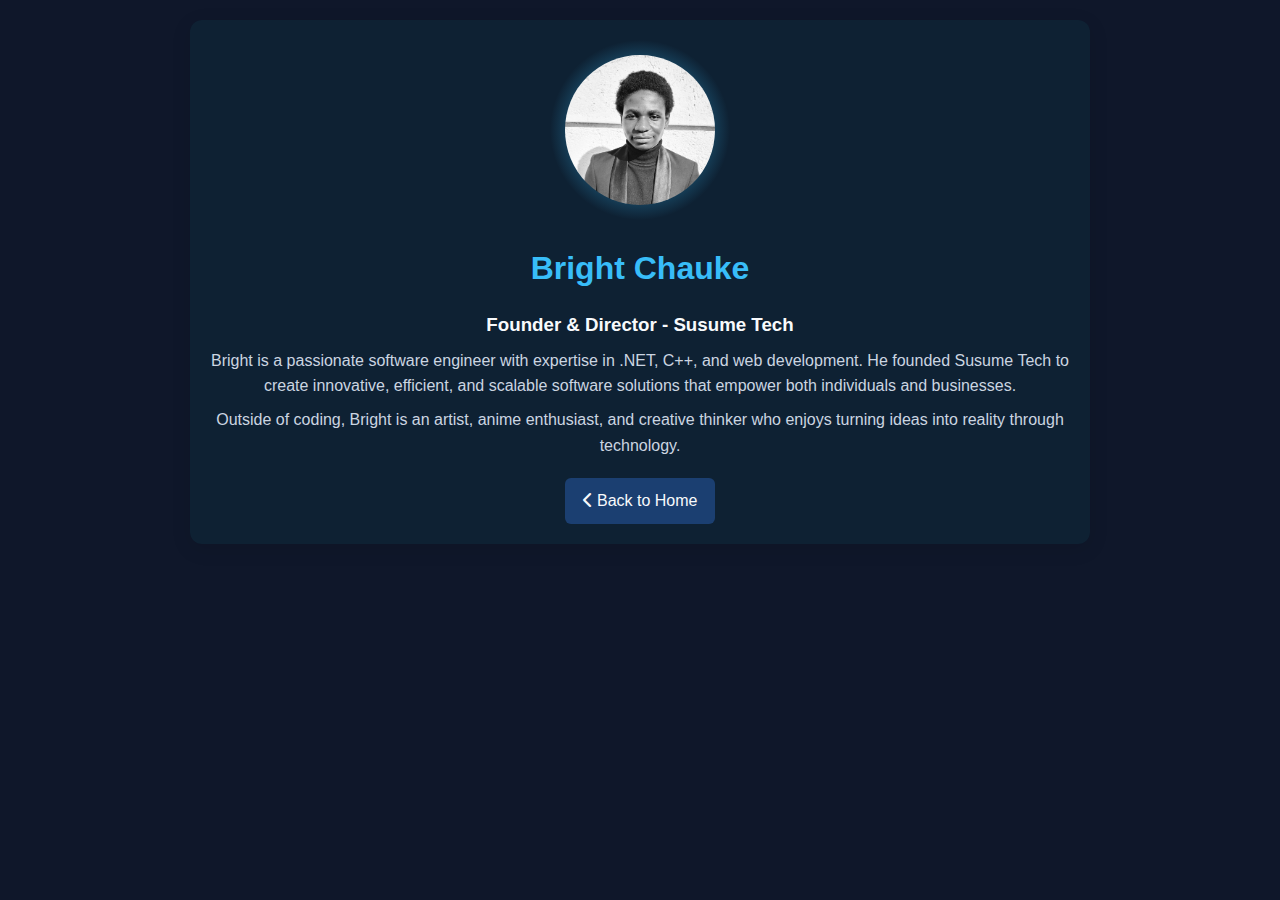
<file: about-founder.html>
<!DOCTYPE html>
<html lang="en">
<head>
<meta charset="UTF-8">
<meta name="viewport" content="width=device-width, initial-scale=1.0">
<title>Founder Profile - Susume Tech</title>

<!-- Font Awesome -->
<link rel="stylesheet" href="https://cdnjs.cloudflare.com/ajax/libs/font-awesome/6.5.1/css/all.min.css">

<!-- Susume Tech -->
<link rel="stylesheet" href="style.css" />

<style>
    :root {
        --max-width: 900px;
    }

    body {
        margin: 0;
        display: flex;
        flex-direction: column;
        align-items: center;
        padding: 20px;
    }

    .container {
        max-width: var(--max-width);
        background: var(--color-section-alt);
        border-radius: 12px;
        padding: 20px;
        box-shadow: 0 5px 20px rgba(0,0,0,0.1);
        text-align: center;
        animation: fadeIn 0.6s ease-in-out;
    }

    .profile-pic {
        width: 180px;
        height: 180px;
        border: 15px solid transparent !important;
    }

    h1 {
        margin-top: 15px;
    }

    p {
        line-height: 1.6 !important;
    }

    .back-btn {
        display: inline-block;
        margin-top: 20px;
        padding: 10px 18px;
        background-color: var(--color-gradient-end);
        color: var(--color-text);
        border-radius: 6px;
        text-decoration: none;
        transition: background 0.3s;
    }

    .back-btn:hover {
        background: var(--color-accent-hover);
        transform: translateY(-2px);
        box-shadow: 0 5px 10px var(--color-shadow);
    }

    @keyframes fadeIn {
        from { opacity: 0; transform: translateY(10px); }
        to { opacity: 1; transform: translateY(0); }
    }
</style>
</head>
<body>

<div class="container">
    <img src="images/founder.jpg" alt="Founder" class="profile-pic">
    <h1>Bright Chauke</h1>
    <h3>Founder & Director - Susume Tech</h3>
    <p>
        Bright is a passionate software engineer with expertise in .NET, C++, and web development.  
        He founded Susume Tech to create innovative, efficient, and scalable software solutions  
        that empower both individuals and businesses.  
    </p>
    <p>
        Outside of coding, Bright is an artist, anime enthusiast, and creative thinker who  
        enjoys turning ideas into reality through technology.
    </p>

    <a href="index.html" class="back-btn"><i class="fa-solid fa-chevron-left"></i>  Back to Home</a>
</div>

</body>
</html>
</file>
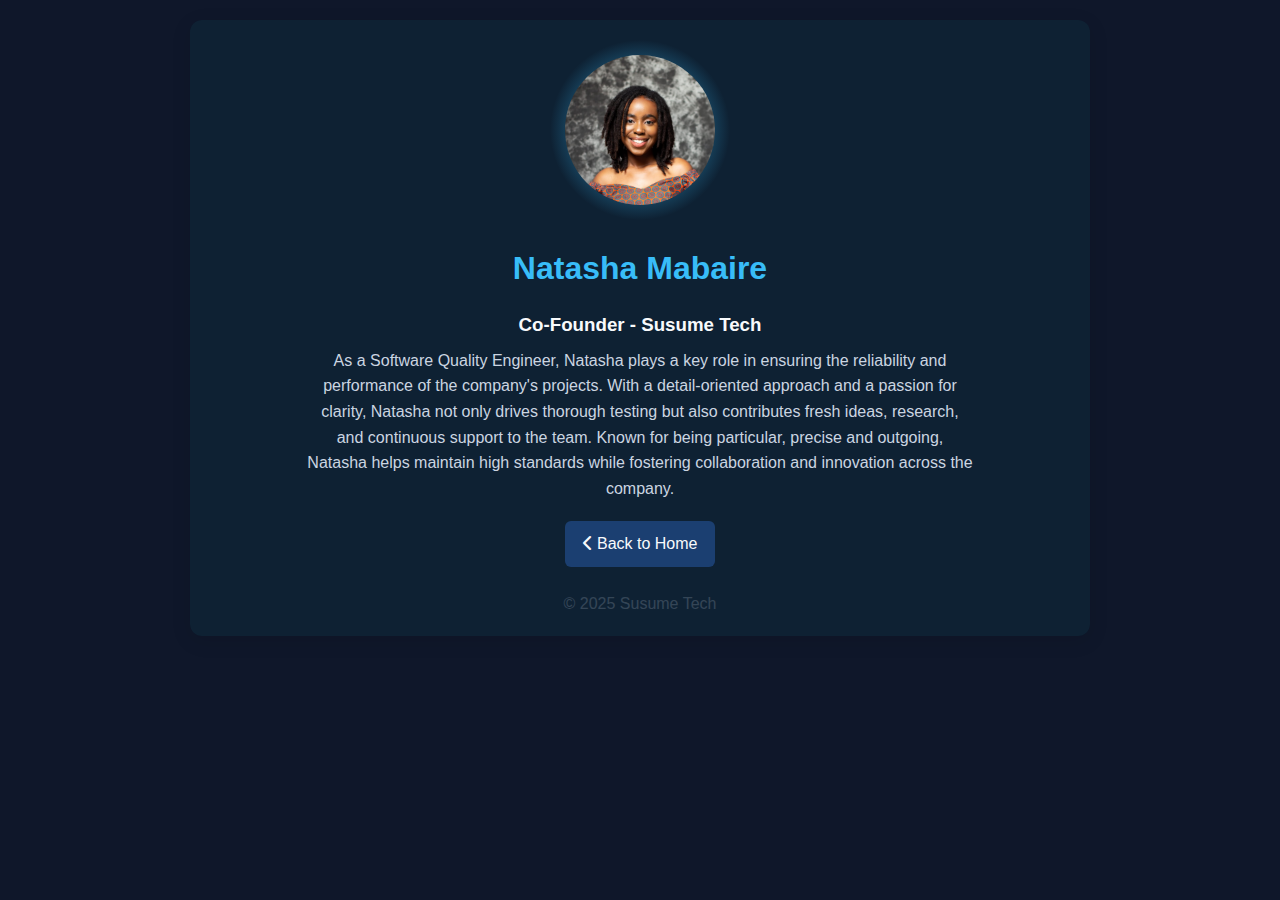
<file: about-member1.html>
<!DOCTYPE html>
<html lang="en">
<head>
<meta charset="UTF-8">
<meta name="viewport" content="width=device-width, initial-scale=1.0">
<title>Founder Profile - Susume Tech</title>

<!-- Font Awesome -->
<link rel="stylesheet" href="https://cdnjs.cloudflare.com/ajax/libs/font-awesome/6.5.1/css/all.min.css">

<!-- Susume Tech -->
<link rel="stylesheet" href="style.css" />
<link rel="stylesheet" href="about-styles.css" />
</head>
<body>

<div class="container">
    <img src="images/member1.png" alt="Natasha Mabaire" class="profile-pic">
    <h1>Natasha Mabaire</h1>
    <h3>Co‑Founder - Susume Tech</h3>
    <p>
        As a Software Quality Engineer, Natasha plays a key role in ensuring the reliability 
        and performance of the company's projects. With a detail-oriented approach and a passion 
        for clarity, Natasha not only drives thorough testing but also contributes fresh ideas, 
        research, and continuous support to the team. Known for being particular, precise and 
        outgoing, Natasha helps maintain high standards while fostering collaboration and innovation 
        across the company.
    </p>

    <a href="index.html" class="back-btn"><i class="fa-solid fa-chevron-left"></i>  Back to Home</a>

    <p style="opacity: 20%; margin-top: 1.5rem;">&copy; 2025 Susume Tech</p>
</div>

</body>
</html>
</file>
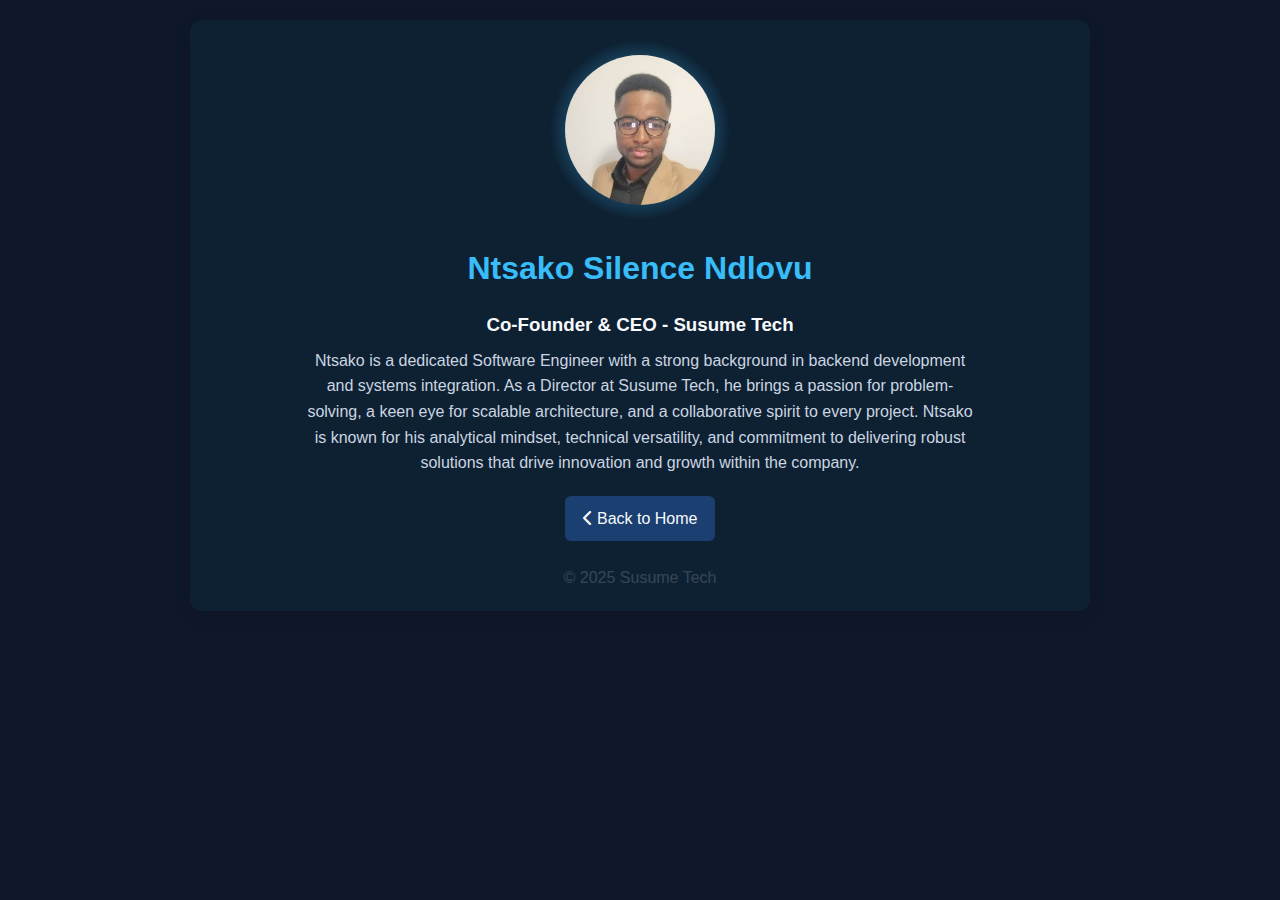
<file: about-member2.html>
<!DOCTYPE html>
<html lang="en">
<head>
<meta charset="UTF-8">
<meta name="viewport" content="width=device-width, initial-scale=1.0">
<title>Co‑Founder & CEO Profile - Susume Tech</title>

<!-- Font Awesome -->
<link rel="stylesheet" href="https://cdnjs.cloudflare.com/ajax/libs/font-awesome/6.5.1/css/all.min.css">

<!-- Susume Tech -->
<link rel="stylesheet" href="style.css" />
<link rel="stylesheet" href="about-styles.css" />

</head>
<body>

<div class="container">
    <img src="images/member2.jpg" alt="Ntsako Silence Ndlovu" class="profile-pic">
    <h1>Ntsako Silence Ndlovu</h1>
    <h3>Co‑Founder & CEO - Susume Tech</h3>
    <p>
        Ntsako is a dedicated Software Engineer with a strong background in backend development and systems integration.
        As a Director at Susume Tech, he brings a passion for problem-solving, a keen eye for scalable architecture,
        and a collaborative spirit to every project. Ntsako is known for his analytical mindset, technical versatility,
        and commitment to delivering robust solutions that drive innovation and growth within the company.
    </p>

    <a href="index.html" class="back-btn"><i class="fa-solid fa-chevron-left"></i>  Back to Home</a>

    <p style="opacity: 20%; margin-top: 1.5rem;">&copy; 2025 Susume Tech</p>
</div>

</body>
</html>
</file>
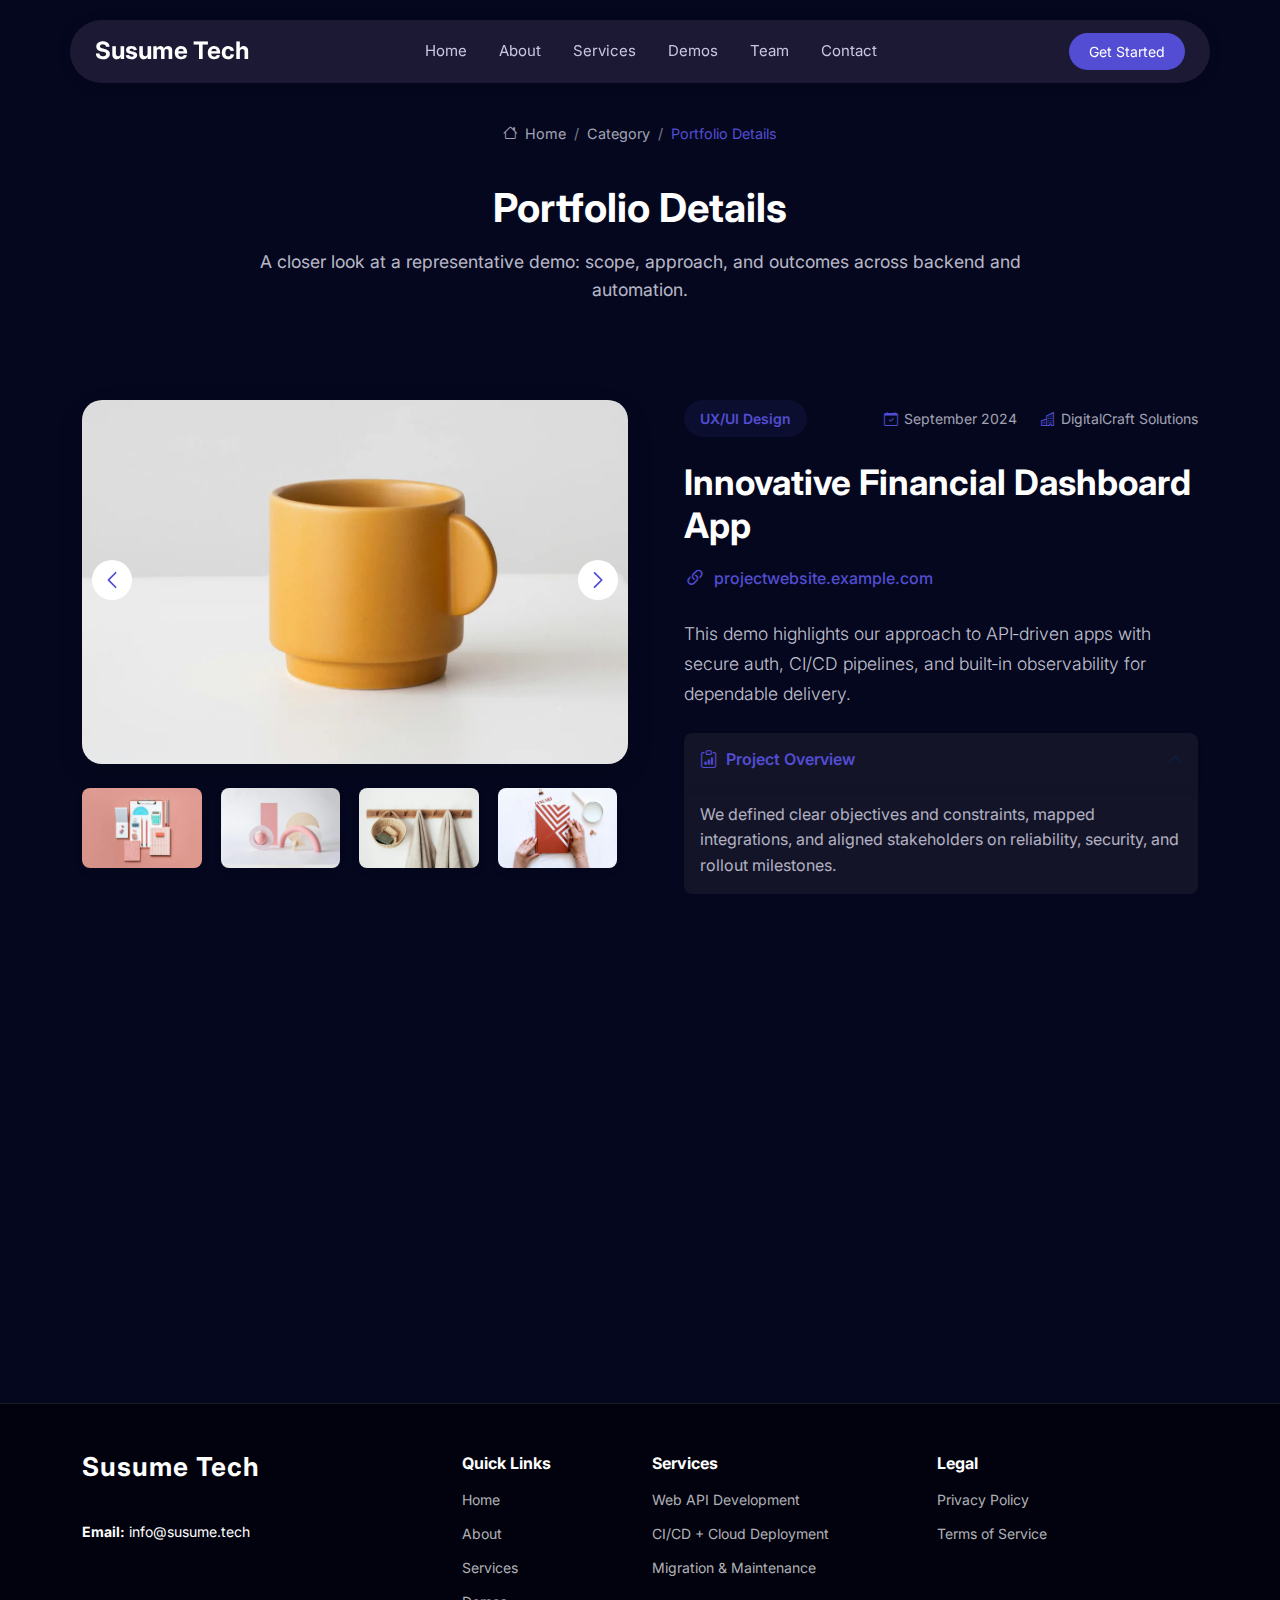
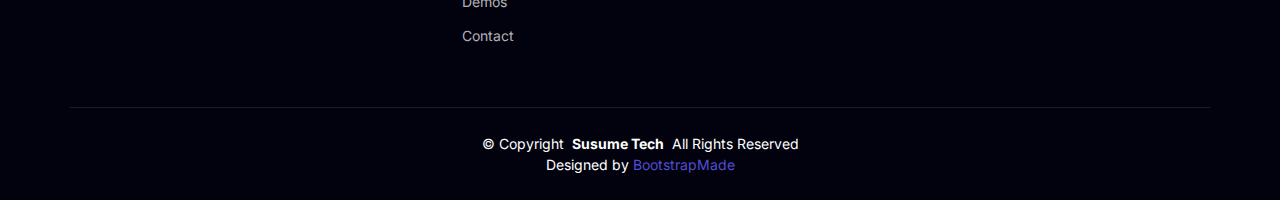
<file: portfolio-details.html>
<!DOCTYPE html>
<html lang="en">

<head>
  <meta charset="utf-8">
  <meta content="width=device-width, initial-scale=1.0" name="viewport">
  <title>Portfolio Details - Susume Tech</title>
  <meta name="description" content="">
  <meta name="keywords" content="">

  <!-- Favicons -->
  <link href="assets/img/favicon.png" rel="icon">
  <link href="assets/img/apple-touch-icon.png" rel="apple-touch-icon">

  <!-- Fonts -->
  <link href="https://fonts.googleapis.com" rel="preconnect">
  <link href="https://fonts.gstatic.com" rel="preconnect" crossorigin>
  <link href="https://fonts.googleapis.com/css2?family=Roboto:ital,wght@0,100;0,300;0,400;0,500;0,700;0,900;1,100;1,300;1,400;1,500;1,700;1,900&family=Poppins:ital,wght@0,100;0,200;0,300;0,400;0,500;0,600;0,700;0,800;0,900;1,100;1,200;1,300;1,400;1,500;1,600;1,700;1,800;1,900&family=Quicksand:wght@300;400;500;600;700&display=swap" rel="stylesheet">

  <!-- Vendor CSS Files -->
  <link href="assets/vendor/bootstrap/css/bootstrap.min.css" rel="stylesheet">
  <link href="assets/vendor/bootstrap-icons/bootstrap-icons.css" rel="stylesheet">
  <link href="assets/vendor/aos/aos.css" rel="stylesheet">
  <link href="assets/vendor/swiper/swiper-bundle.min.css" rel="stylesheet">
  <link href="assets/vendor/glightbox/css/glightbox.min.css" rel="stylesheet">

  <!-- Main CSS File -->
  <link href="assets/css/main.css" rel="stylesheet">

</head>

<body class="portfolio-details-page">

  <header id="header" class="header d-flex align-items-center sticky-top">
    <div class="header-container container-fluid container-xl position-relative d-flex align-items-center justify-content-between">

      <a href="index.html" class="logo d-flex align-items-center me-auto me-xl-0">
        <!-- Uncomment the line below if you also wish to use an image logo -->
        <!-- <img src="assets/img/logo.webp" alt=""> -->
        <h1 class="sitename">Susume Tech</h1>
      </a>

      <nav id="navmenu" class="navmenu">
        <ul>
          <li><a href="index.html#hero">Home</a></li>
          <li><a href="index.html#about">About</a></li>
          <li><a href="index.html#services">Services</a></li>
          <li><a href="index.html#portfolio">Demos</a></li>
          <li><a href="index.html#team">Team</a></li>
          <li><a href="index.html#contact">Contact</a></li>
        </ul>
        <i class="mobile-nav-toggle d-xl-none bi bi-list"></i>
      </nav>

      <a class="btn-getstarted" href="index.html#contact">Get Started</a>

    </div>
  </header>

  <main class="main">

    <!-- Page Title -->
    <div class="page-title">
      <div class="breadcrumbs">
        <nav aria-label="breadcrumb">
          <ol class="breadcrumb">
            <li class="breadcrumb-item"><a href="#"><i class="bi bi-house"></i> Home</a></li>
            <li class="breadcrumb-item"><a href="#">Category</a></li>
            <li class="breadcrumb-item active current">Portfolio Details</li>
          </ol>
        </nav>
      </div>

      <div class="title-wrapper">
        <h1>Portfolio Details</h1>
        <p>A closer look at a representative demo: scope, approach, and outcomes across backend and automation.</p>
      </div>
    </div><!-- End Page Title -->

    <!-- Portfolio Details Section -->
    <section id="portfolio-details" class="portfolio-details section">

      <div class="container" data-aos="fade-up" data-aos-delay="100">

        <div class="row gy-4">
          <div class="col-lg-6" data-aos="fade-right">
            <div class="portfolio-details-media">
              <div class="main-image">
                <div class="portfolio-details-slider swiper init-swiper" data-aos="zoom-in">
                  <script type="application/json" class="swiper-config">
                    {
                      "loop": true,
                      "speed": 1000,
                      "autoplay": {
                        "delay": 6000
                      },
                      "effect": "creative",
                      "creativeEffect": {
                        "prev": {
                          "shadow": true,
                          "translate": [0, 0, -400]
                        },
                        "next": {
                          "translate": ["100%", 0, 0]
                        }
                      },
                      "slidesPerView": 1,
                      "navigation": {
                        "nextEl": ".swiper-button-next",
                        "prevEl": ".swiper-button-prev"
                      }
                    }
                  </script>
                  <div class="swiper-wrapper">
                    <div class="swiper-slide">
                      <img src="assets/img/portfolio/portfolio-5.webp" alt="Portfolio Image" class="img-fluid">
                    </div>
                    <div class="swiper-slide">
                      <img src="assets/img/portfolio/portfolio-7.webp" alt="Portfolio Image" class="img-fluid">
                    </div>
                    <div class="swiper-slide">
                      <img src="assets/img/portfolio/portfolio-8.webp" alt="Portfolio Image" class="img-fluid">
                    </div>
                  </div>
                  <div class="swiper-button-prev"></div>
                  <div class="swiper-button-next"></div>
                </div>
              </div>

              <div class="thumbnail-grid" data-aos="fade-up" data-aos-delay="200">
                <div class="row g-2 mt-3">
                  <div class="col-3">
                    <img src="assets/img/portfolio/portfolio-4.webp" alt="Gallery Image" class="img-fluid glightbox">
                  </div>
                  <div class="col-3">
                    <img src="assets/img/portfolio/portfolio-6.webp" alt="Gallery Image" class="img-fluid glightbox">
                  </div>
                  <div class="col-3">
                    <img src="assets/img/portfolio/portfolio-11.webp" alt="Gallery Image" class="img-fluid glightbox">
                  </div>
                  <div class="col-3">
                    <img src="assets/img/portfolio/portfolio-12.webp" alt="Gallery Image" class="img-fluid glightbox">
                  </div>
                </div>
              </div>

              <div class="tech-stack-badges" data-aos="fade-up" data-aos-delay="300">
                <span>Angular</span>
                <span>Express.js</span>
                <span>PostgreSQL</span>
                <span>GraphQL</span>
                <span>Firebase</span>
              </div>
            </div>
          </div>

          <div class="col-lg-6" data-aos="fade-left">
            <div class="portfolio-details-content">
              <div class="project-meta">
                <div class="badge-wrapper">
                  <span class="project-badge">UX/UI Design</span>
                </div>
                <div class="date-client">
                  <div class="meta-item">
                    <i class="bi bi-calendar-check"></i>
                    <span>September 2024</span>
                  </div>
                  <div class="meta-item">
                    <i class="bi bi-buildings"></i>
                    <span>DigitalCraft Solutions</span>
                  </div>
                </div>
              </div>

              <h2 class="project-title">Innovative Financial Dashboard App</h2>

              <div class="project-website">
                <i class="bi bi-link-45deg"></i>
                <a href="#" target="_blank">projectwebsite.example.com</a>
              </div>

              <div class="project-overview">
                <p class="lead">
                  This demo highlights our approach to API‑driven apps with secure auth, CI/CD pipelines, and built‑in observability for dependable delivery.
                </p>

                <div class="accordion project-accordion" id="portfolio-details-projectAccordion">
                  <div class="accordion-item" data-aos="fade-up">
                    <h2 class="accordion-header">
                      <button class="accordion-button" type="button" data-bs-toggle="collapse" data-bs-target="#portfolio-details-collapse-1" aria-expanded="true" aria-controls="collapseOne">
                        <i class="bi bi-clipboard-data me-2"></i> Project Overview
                      </button>
                    </h2>
                    <div id="portfolio-details-collapse-1" class="accordion-collapse collapse show" data-bs-parent="#portfolio-details-projectAccordion">
                      <div class="accordion-body">
                        <p>We defined clear objectives and constraints, mapped integrations, and aligned stakeholders on reliability, security, and rollout milestones.</p>
                      </div>
                    </div>
                  </div>

                  <div class="accordion-item" data-aos="fade-up" data-aos-delay="100">
                    <h2 class="accordion-header">
                      <button class="accordion-button collapsed" type="button" data-bs-toggle="collapse" data-bs-target="#portfolio-details-collapse-2" aria-expanded="false" aria-controls="collapseTwo">
                        <i class="bi bi-exclamation-diamond me-2"></i> The Challenge
                      </button>
                    </h2>
                    <div id="portfolio-details-collapse-2" class="accordion-collapse collapse" data-bs-parent="#portfolio-details-projectAccordion">
                      <div class="accordion-body">
                        <p>Key challenges included legacy schema drift, manual releases, and missing telemetry. We addressed these without disrupting day‑to‑day ops.</p>
                      </div>
                    </div>
                  </div>

                  <div class="accordion-item" data-aos="fade-up" data-aos-delay="200">
                    <h2 class="accordion-header">
                      <button class="accordion-button collapsed" type="button" data-bs-toggle="collapse" data-bs-target="#portfolio-details-collapse-3" aria-expanded="false" aria-controls="collapseThree">
                        <i class="bi bi-award me-2"></i> The Solution
                      </button>
                    </h2>
                    <div id="portfolio-details-collapse-3" class="accordion-collapse collapse" data-bs-parent="#portfolio-details-projectAccordion">
                      <div class="accordion-body">
                        <p>We implemented a stable API layer, migration scripts, IaC‑backed environments, and CI/CD with contract tests, resulting in faster, safer releases.</p>
                      </div>
                    </div>
                  </div>
                </div>
              </div>

              <div class="project-features" data-aos="fade-up" data-aos-delay="300">
                <h3><i class="bi bi-stars"></i> Key Features</h3>
                <div class="row g-3">
                  <div class="col-md-6">
                    <ul class="feature-list">
                      <li><i class="bi bi-check2-circle"></i> Real-time Data Visualization</li>
                      <li><i class="bi bi-check2-circle"></i> User Role Management</li>
                      <li><i class="bi bi-check2-circle"></i> Secure Authentication</li>
                    </ul>
                  </div>
                  <div class="col-md-6">
                    <ul class="feature-list">
                      <li><i class="bi bi-check2-circle"></i> Customizable Dashboards</li>
                      <li><i class="bi bi-check2-circle"></i> Data Export Options</li>
                      <li><i class="bi bi-check2-circle"></i> Multi-device Support</li>
                    </ul>
                  </div>
                </div>
              </div>

              <div class="cta-buttons" data-aos="fade-up" data-aos-delay="400">
                <a href="#" class="btn-view-project">View Live Project</a>
                <a href="#" class="btn-next-project">Next Project <i class="bi bi-arrow-right"></i></a>
              </div>
            </div>
          </div>
        </div>

      </div>

    </section><!-- /Portfolio Details Section -->

  </main>

  <footer id="footer" class="footer position-relative dark-background">

    <div class="container footer-top">
      <div class="row gy-4">
        <div class="col-lg-4 col-md-6 footer-about">
          <a href="index.html" class="logo d-flex align-items-center">
            <span class="sitename">Susume Tech</span>
          </a>
          <div class="footer-contact pt-3">
            <!--
            <p>Cape Town, South Africa</p>
            <p>Remote friendly</p>
            <p class="mt-3"><strong>Phone:</strong> <span>+27 10 500 9000</span></p>
            -->
            <p><strong>Email:</strong> <span>info@susume.tech</span></p>
          </div>
          
        </div>

        <div class="col-lg-2 col-md-3 footer-links">
          <h4>Quick Links</h4>
          <ul>
            <li><a href="index.html#hero">Home</a></li>
            <li><a href="index.html#about">About</a></li>
            <li><a href="index.html#services">Services</a></li>
            <li><a href="index.html#portfolio">Demos</a></li>
            <li><a href="index.html#contact">Contact</a></li>
          </ul>
        </div>
        <div class="col-lg-3 col-md-3 footer-links">
          <h4>Services</h4>
          <ul>
            <li><a href="service-details.html">Web API Development</a></li>
            <li><a href="service-details.html">CI/CD + Cloud Deployment</a></li>
            <li><a href="service-details.html">Migration &amp; Maintenance</a></li>
          </ul>
        </div>

        <div class="col-lg-3 col-md-3 footer-links">
          <h4>Legal</h4>
          <ul>
            <li><a href="privacy.html">Privacy Policy</a></li>
            <li><a href="terms.html">Terms of Service</a></li>
          </ul>
        </div>
      </div>
    </div>

    <div class="container copyright text-center mt-4">
      <p>© <span>Copyright</span> <strong class="px-1 sitename">Susume Tech</strong> <span>All Rights Reserved</span></p>
      <!-- All the links in the footer should remain intact. -->
        <!-- You can delete the links only if you've purchased the pro version. -->
        <!-- Licensing information: https://bootstrapmade.com/license/ -->
        <!-- Purchase the pro version with working PHP/AJAX contact form: [buy-url] -->
        Designed by <a href="https://bootstrapmade.com/">BootstrapMade</a>
    </div>

  </footer>

  <!-- Scroll Top -->
  <a href="#" id="scroll-top" class="scroll-top d-flex align-items-center justify-content-center"><i class="bi bi-arrow-up-short"></i></a>

  <!-- Preloader -->
  <div id="preloader"></div>

  <!-- Vendor JS Files -->
  <script src="assets/vendor/bootstrap/js/bootstrap.bundle.min.js"></script>
  <script src="assets/vendor/php-email-form/validate.js"></script>
  <script src="assets/vendor/aos/aos.js"></script>
  <script src="assets/vendor/purecounter/purecounter_vanilla.js"></script>
  <script src="assets/vendor/imagesloaded/imagesloaded.pkgd.min.js"></script>
  <script src="assets/vendor/isotope-layout/isotope.pkgd.min.js"></script>
  <script src="assets/vendor/swiper/swiper-bundle.min.js"></script>
  <script src="assets/vendor/glightbox/js/glightbox.min.js"></script>

  <!-- Main JS File -->
  <script src="assets/js/main.js"></script>

</body>

</html>
</file>
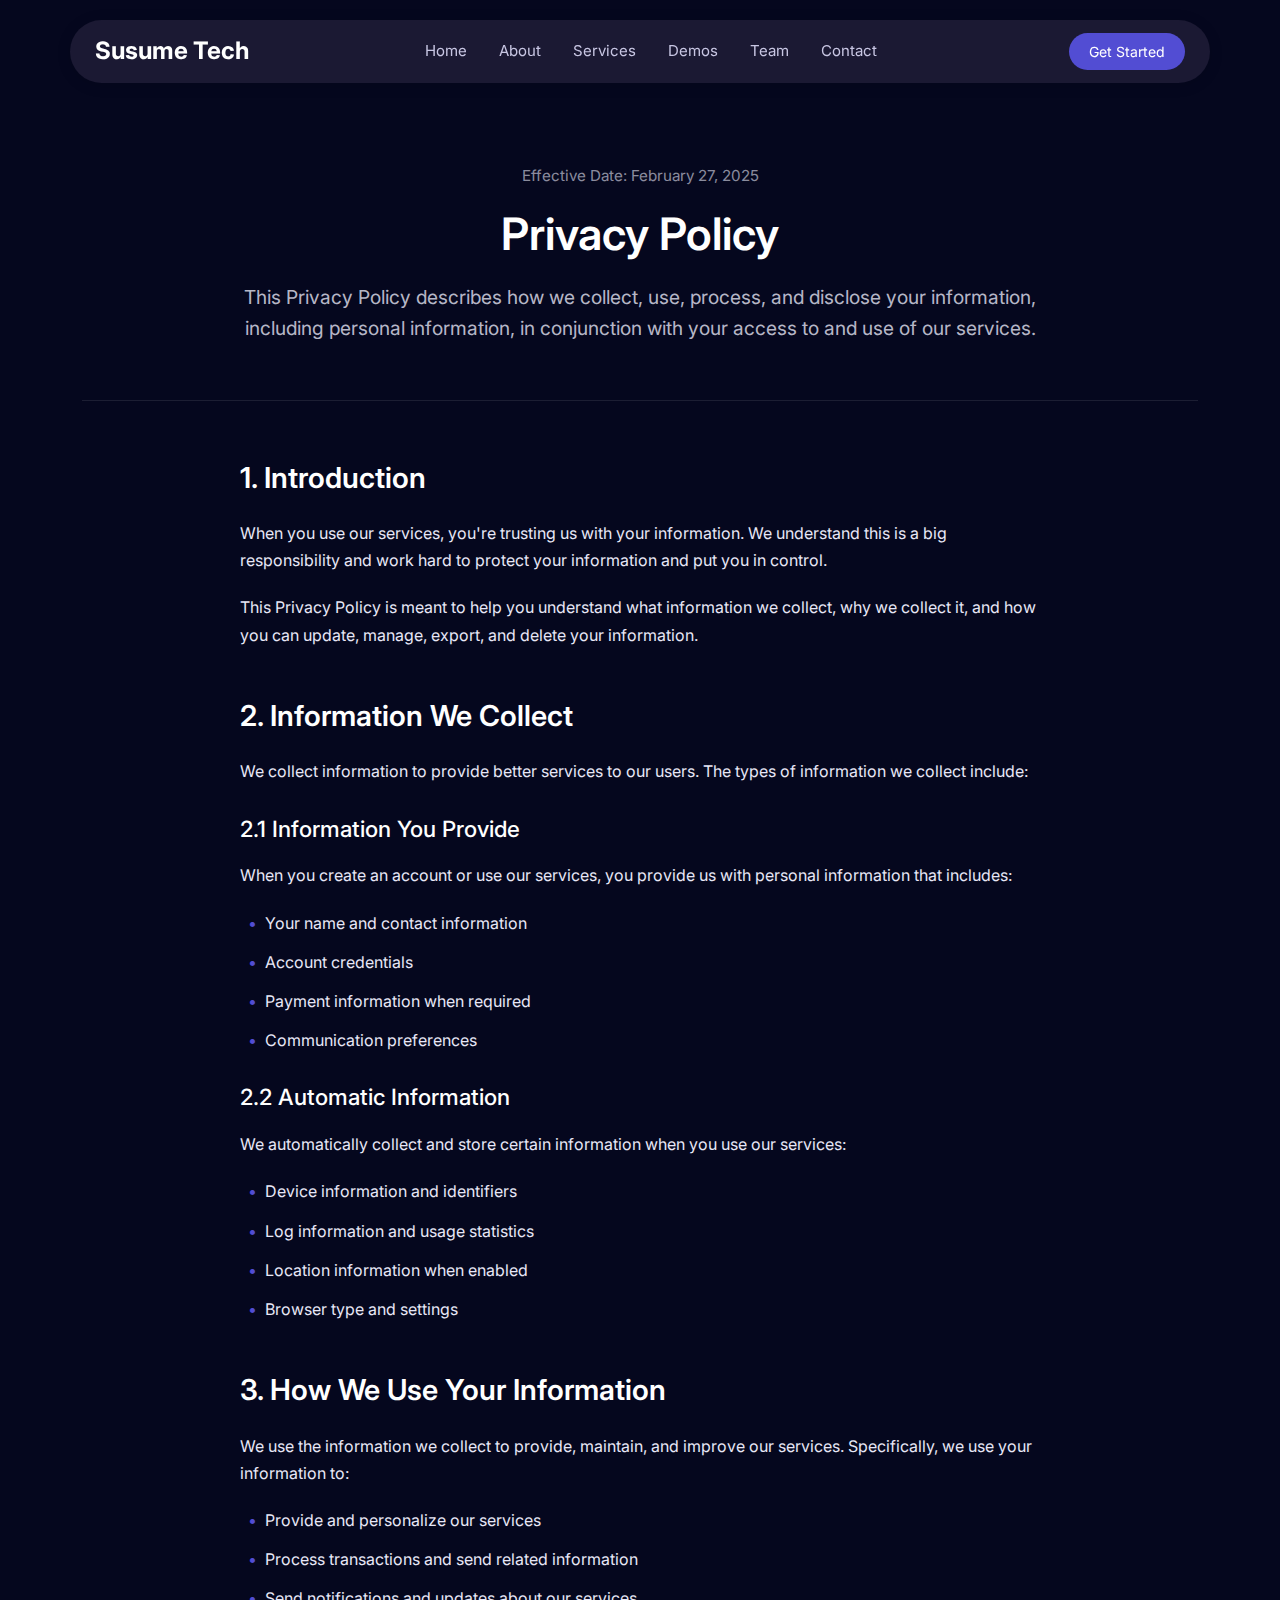
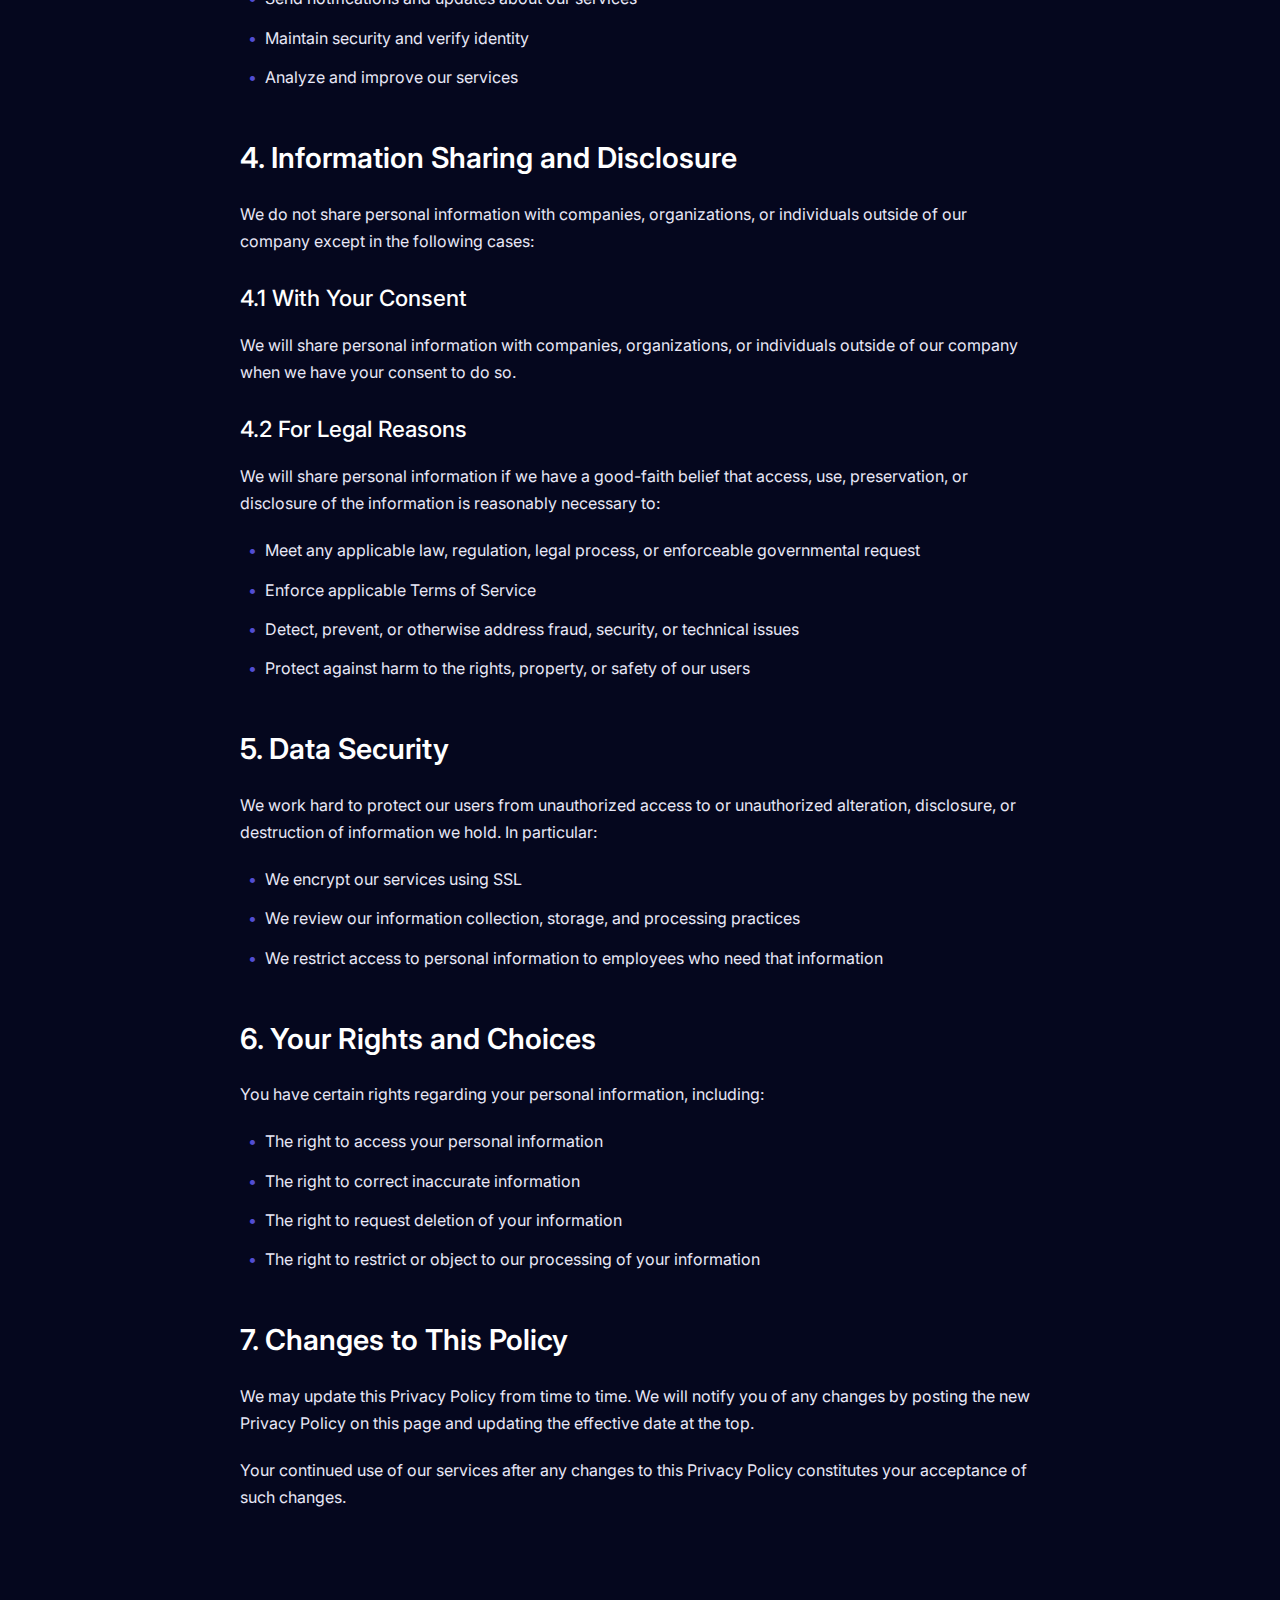
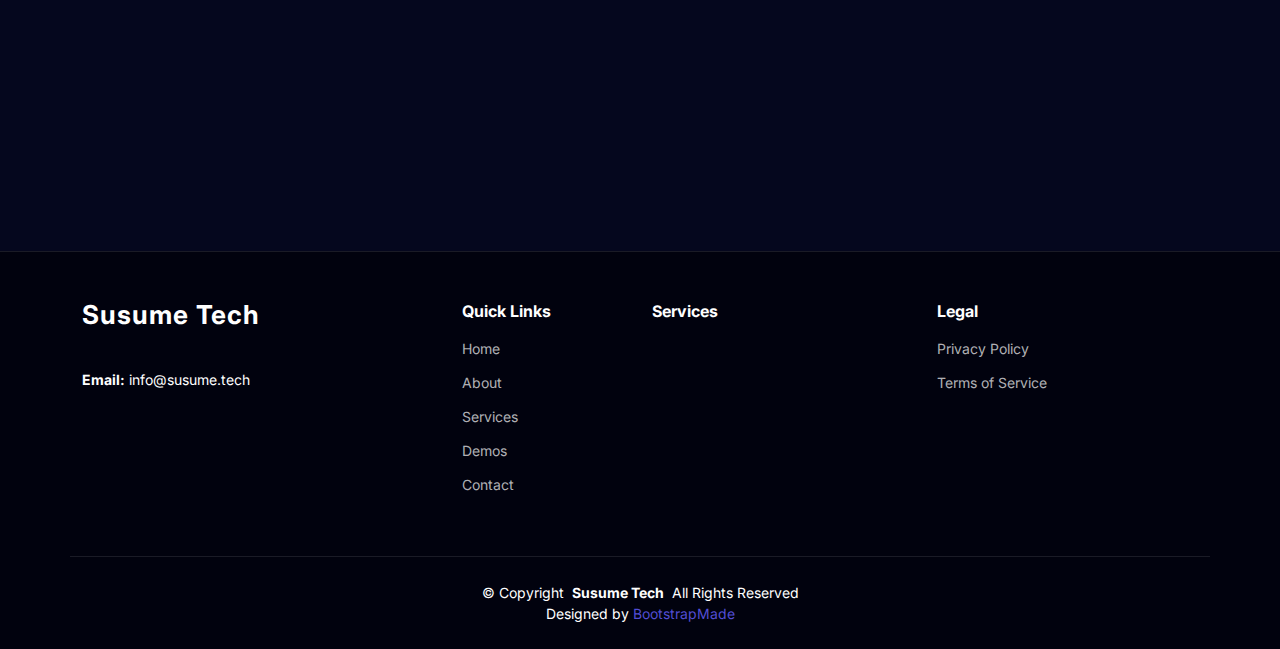
<file: privacy.html>
<!DOCTYPE html>
<html lang="en">

<head>
  <meta charset="utf-8">
  <meta content="width=device-width, initial-scale=1.0" name="viewport">
  <title>Privacy - Susume Tech</title>
  <meta name="description" content="">
  <meta name="keywords" content="">

  <!-- Favicons -->
  <link href="assets/img/favicon.png" rel="icon">
  <link href="assets/img/apple-touch-icon.png" rel="apple-touch-icon">

  <!-- Fonts -->
  <link href="https://fonts.googleapis.com" rel="preconnect">
  <link href="https://fonts.gstatic.com" rel="preconnect" crossorigin>
  <link href="https://fonts.googleapis.com/css2?family=Roboto:ital,wght@0,100;0,300;0,400;0,500;0,700;0,900;1,100;1,300;1,400;1,500;1,700;1,900&family=Poppins:ital,wght@0,100;0,200;0,300;0,400;0,500;0,600;0,700;0,800;0,900;1,100;1,200;1,300;1,400;1,500;1,600;1,700;1,800;1,900&family=Quicksand:wght@300;400;500;600;700&display=swap" rel="stylesheet">

  <!-- Vendor CSS Files -->
  <link href="assets/vendor/bootstrap/css/bootstrap.min.css" rel="stylesheet">
  <link href="assets/vendor/bootstrap-icons/bootstrap-icons.css" rel="stylesheet">
  <link href="assets/vendor/aos/aos.css" rel="stylesheet">
  <link href="assets/vendor/swiper/swiper-bundle.min.css" rel="stylesheet">
  <link href="assets/vendor/glightbox/css/glightbox.min.css" rel="stylesheet">

  <!-- Main CSS File -->
  <link href="assets/css/main.css" rel="stylesheet">


</head>

<body class="privacy-page">

  <header id="header" class="header d-flex align-items-center sticky-top">
    <div class="header-container container-fluid container-xl position-relative d-flex align-items-center justify-content-between">

      <a href="index.html" class="logo d-flex align-items-center me-auto me-xl-0">
        <!-- Uncomment the line below if you also wish to use an image logo -->
        <!-- <img src="assets/img/logo.webp" alt=""> -->
        <h1 class="sitename">Susume Tech</h1>
      </a>

      <nav id="navmenu" class="navmenu">
        <ul>
          <li><a href="index.html#hero">Home</a></li>
          <li><a href="index.html#about">About</a></li>
          <li><a href="index.html#services">Services</a></li>
          <li><a href="index.html#portfolio">Demos</a></li>
          <li><a href="index.html#team">Team</a></li>
          <li><a href="index.html#contact">Contact</a></li>
        </ul>
        <i class="mobile-nav-toggle d-xl-none bi bi-list"></i>
      </nav>

      <a class="btn-getstarted" href="index.html#contact">Get Started</a>

    </div>
  </header>

  <main class="main">

    <!-- Privacy Section -->
    <section id="privacy" class="privacy section">

      <div class="container" data-aos="fade-up">
        <!-- Header -->
        <div class="privacy-header" data-aos="fade-up">
          <div class="header-content">
            <div class="last-updated">Effective Date: February 27, 2025</div>
            <h1>Privacy Policy</h1>
            <p class="intro-text">This Privacy Policy describes how we collect, use, process, and disclose your information, including personal information, in conjunction with your access to and use of our services.</p>
          </div>
        </div>

        <!-- Main Content -->
        <div class="privacy-content" data-aos="fade-up">
          <!-- Introduction -->
          <div class="content-section">
            <h2>1. Introduction</h2>
            <p>When you use our services, you're trusting us with your information. We understand this is a big responsibility and work hard to protect your information and put you in control.</p>
            <p>This Privacy Policy is meant to help you understand what information we collect, why we collect it, and how you can update, manage, export, and delete your information.</p>
          </div>

          <!-- Information Collection -->
          <div class="content-section">
            <h2>2. Information We Collect</h2>
            <p>We collect information to provide better services to our users. The types of information we collect include:</p>

            <h3>2.1 Information You Provide</h3>
            <p>When you create an account or use our services, you provide us with personal information that includes:</p>
            <ul>
              <li>Your name and contact information</li>
              <li>Account credentials</li>
              <li>Payment information when required</li>
              <li>Communication preferences</li>
            </ul>

            <h3>2.2 Automatic Information</h3>
            <p>We automatically collect and store certain information when you use our services:</p>
            <ul>
              <li>Device information and identifiers</li>
              <li>Log information and usage statistics</li>
              <li>Location information when enabled</li>
              <li>Browser type and settings</li>
            </ul>
          </div>

          <!-- Use of Information -->
          <div class="content-section">
            <h2>3. How We Use Your Information</h2>
            <p>We use the information we collect to provide, maintain, and improve our services. Specifically, we use your information to:</p>
            <ul>
              <li>Provide and personalize our services</li>
              <li>Process transactions and send related information</li>
              <li>Send notifications and updates about our services</li>
              <li>Maintain security and verify identity</li>
              <li>Analyze and improve our services</li>
            </ul>
          </div>

          <!-- Information Sharing -->
          <div class="content-section">
            <h2>4. Information Sharing and Disclosure</h2>
            <p>We do not share personal information with companies, organizations, or individuals outside of our company except in the following cases:</p>

            <h3>4.1 With Your Consent</h3>
            <p>We will share personal information with companies, organizations, or individuals outside of our company when we have your consent to do so.</p>

            <h3>4.2 For Legal Reasons</h3>
            <p>We will share personal information if we have a good-faith belief that access, use, preservation, or disclosure of the information is reasonably necessary to:</p>
            <ul>
              <li>Meet any applicable law, regulation, legal process, or enforceable governmental request</li>
              <li>Enforce applicable Terms of Service</li>
              <li>Detect, prevent, or otherwise address fraud, security, or technical issues</li>
              <li>Protect against harm to the rights, property, or safety of our users</li>
            </ul>
          </div>

          <!-- Data Security -->
          <div class="content-section">
            <h2>5. Data Security</h2>
            <p>We work hard to protect our users from unauthorized access to or unauthorized alteration, disclosure, or destruction of information we hold. In particular:</p>
            <ul>
              <li>We encrypt our services using SSL</li>
              <li>We review our information collection, storage, and processing practices</li>
              <li>We restrict access to personal information to employees who need that information</li>
            </ul>
          </div>

          <!-- Your Rights -->
          <div class="content-section">
            <h2>6. Your Rights and Choices</h2>
            <p>You have certain rights regarding your personal information, including:</p>
            <ul>
              <li>The right to access your personal information</li>
              <li>The right to correct inaccurate information</li>
              <li>The right to request deletion of your information</li>
              <li>The right to restrict or object to our processing of your information</li>
            </ul>
          </div>

          <!-- Policy Updates -->
          <div class="content-section">
            <h2>7. Changes to This Policy</h2>
            <p>We may update this Privacy Policy from time to time. We will notify you of any changes by posting the new Privacy Policy on this page and updating the effective date at the top.</p>
            <p>Your continued use of our services after any changes to this Privacy Policy constitutes your acceptance of such changes.</p>
          </div>
        </div>

        <!-- Contact Section -->
        <div class="privacy-contact" data-aos="fade-up">
          <h2>Contact Us</h2>
          <p>If you have any questions about this Privacy Policy or our practices, please contact us:</p>
          <div class="contact-details">
            <p><strong>Email:</strong> info@susume.tech</p>
            <!--
            <p><strong>Address:</strong> Cape Town, South Africa — remote friendly</p>
          -->
          </div>
        </div>

      </div>

    </section><!-- /Privacy Section -->

  </main>

  <footer id="footer" class="footer position-relative dark-background">

    <div class="container footer-top">
      <div class="row gy-4">
        <div class="col-lg-4 col-md-6 footer-about">
          <a href="index.html" class="logo d-flex align-items-center">
            <span class="sitename">Susume Tech</span>
          </a>
          <div class="footer-contact pt-3">
            <!--
            <p>Cape Town, South Africa</p>
            <p>Remote friendly</p>
            <p class="mt-3"><strong>Phone:</strong> <span>+27 10 500 9000</span></p>
            -->
            <p><strong>Email:</strong> <span>info@susume.tech</span></p>
          </div>
          
        </div>

        <div class="col-lg-2 col-md-3 footer-links">
          <h4>Quick Links</h4>
          <ul>
            <li><a href="index.html#hero">Home</a></li>
            <li><a href="index.html#about">About</a></li>
            <li><a href="index.html#services">Services</a></li>
            <li><a href="index.html#portfolio">Demos</a></li>
            <li><a href="index.html#contact">Contact</a></li>
          </ul>
        </div>

        <div class="col-lg-3 col-md-3 footer-links">
          <h4>Services</h4>
          <ul id="footer-service-links">
          </ul>
        </div>

        <div class="col-lg-3 col-md-3 footer-links">
          <h4>Legal</h4>
          <ul>
            <li><a href="privacy.html">Privacy Policy</a></li>
            <li><a href="terms.html">Terms of Service</a></li>
          </ul>
        </div>

      </div>
    </div>

    <div class="container copyright text-center mt-4">
      <p>© <span>Copyright</span> <strong class="px-1 sitename">Susume Tech</strong> <span>All Rights Reserved</span></p>
      <!-- All the links in the footer should remain intact. -->
        <!-- You can delete the links only if you've purchased the pro version. -->
        <!-- Licensing information: https://bootstrapmade.com/license/ -->
        <!-- Purchase the pro version with working PHP/AJAX contact form: [buy-url] -->
        Designed by <a href="https://bootstrapmade.com/">BootstrapMade</a>
    </div>

  </footer>

  <!-- Scroll Top -->
  <a href="#" id="scroll-top" class="scroll-top d-flex align-items-center justify-content-center"><i class="bi bi-arrow-up-short"></i></a>

  <!-- Preloader -->
  <div id="preloader"></div>

  <!-- Vendor JS Files -->
  <script src="assets/vendor/bootstrap/js/bootstrap.bundle.min.js"></script>
  <script src="assets/vendor/php-email-form/validate.js"></script>
  <script src="assets/vendor/aos/aos.js"></script>
  <script src="assets/vendor/purecounter/purecounter_vanilla.js"></script>
  <script src="assets/vendor/imagesloaded/imagesloaded.pkgd.min.js"></script>
  <script src="assets/vendor/isotope-layout/isotope.pkgd.min.js"></script>
  <script src="assets/vendor/swiper/swiper-bundle.min.js"></script>
  <script src="assets/vendor/glightbox/js/glightbox.min.js"></script>

  <!-- Main JS File -->
  <script src="assets/js/main.js"></script>

</body>

</html>
</file>
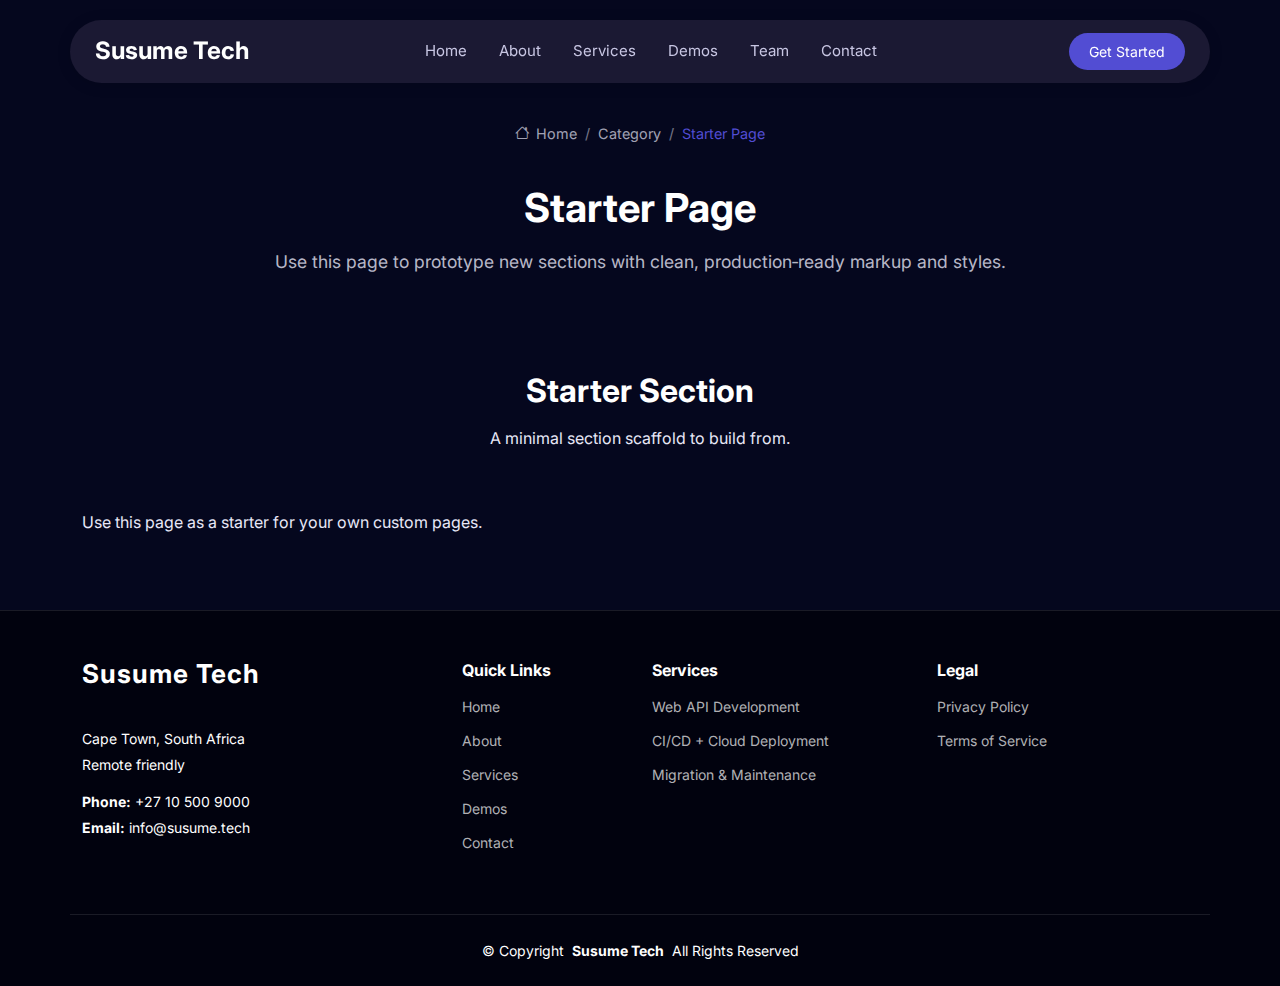
<file: starter-page.html>
<!DOCTYPE html>
<html lang="en">

<head>
  <meta charset="utf-8">
  <meta content="width=device-width, initial-scale=1.0" name="viewport">
  <title>Starter Page - Susume Tech</title>
  <meta name="description" content="">
  <meta name="keywords" content="">

  <!-- Favicons -->
  <link href="assets/img/favicon.png" rel="icon">
  <link href="assets/img/apple-touch-icon.png" rel="apple-touch-icon">

  <!-- Fonts -->
  <link href="https://fonts.googleapis.com" rel="preconnect">
  <link href="https://fonts.gstatic.com" rel="preconnect" crossorigin>
  <link href="https://fonts.googleapis.com/css2?family=Roboto:ital,wght@0,100;0,300;0,400;0,500;0,700;0,900;1,100;1,300;1,400;1,500;1,700;1,900&family=Poppins:ital,wght@0,100;0,200;0,300;0,400;0,500;0,600;0,700;0,800;0,900;1,100;1,200;1,300;1,400;1,500;1,600;1,700;1,800;1,900&family=Quicksand:wght@300;400;500;600;700&display=swap" rel="stylesheet">

  <!-- Vendor CSS Files -->
  <link href="assets/vendor/bootstrap/css/bootstrap.min.css" rel="stylesheet">
  <link href="assets/vendor/bootstrap-icons/bootstrap-icons.css" rel="stylesheet">
  <link href="assets/vendor/aos/aos.css" rel="stylesheet">
  <link href="assets/vendor/swiper/swiper-bundle.min.css" rel="stylesheet">
  <link href="assets/vendor/glightbox/css/glightbox.min.css" rel="stylesheet">

  <!-- Main CSS File -->
  <link href="assets/css/main.css" rel="stylesheet">

</head>

<body class="starter-page-page">

  <header id="header" class="header d-flex align-items-center sticky-top">
    <div class="header-container container-fluid container-xl position-relative d-flex align-items-center justify-content-between">

      <a href="index.html" class="logo d-flex align-items-center me-auto me-xl-0">
        <!-- Uncomment the line below if you also wish to use an image logo -->
        <!-- <img src="assets/img/logo.webp" alt=""> -->
        <h1 class="sitename">Susume Tech</h1>
      </a>

      <nav id="navmenu" class="navmenu">
        <ul>
          <li><a href="index.html#hero">Home</a></li>
          <li><a href="index.html#about">About</a></li>
          <li><a href="index.html#services">Services</a></li>
          <li><a href="index.html#portfolio">Demos</a></li>
          <li><a href="index.html#team">Team</a></li>
          <li><a href="index.html#contact">Contact</a></li>
        </ul>
        <i class="mobile-nav-toggle d-xl-none bi bi-list"></i>
      </nav>

      <a class="btn-getstarted" href="index.html#contact">Get Started</a>

    </div>
  </header>

  <main class="main">

    <!-- Page Title -->
    <div class="page-title">
      <div class="breadcrumbs">
        <nav aria-label="breadcrumb">
          <ol class="breadcrumb">
            <li class="breadcrumb-item"><a href="#"><i class="bi bi-house"></i> Home</a></li>
            <li class="breadcrumb-item"><a href="#">Category</a></li>
            <li class="breadcrumb-item active current">Starter Page</li>
          </ol>
        </nav>
      </div>

      <div class="title-wrapper">
        <h1>Starter Page</h1>
        <p>Use this page to prototype new sections with clean, production‑ready markup and styles.</p>
      </div>
    </div><!-- End Page Title -->

    <!-- Starter Section Section -->
    <section id="starter-section" class="starter-section section">

      <!-- Section Title -->
      <div class="container section-title" data-aos="fade-up">
        <h2>Starter Section</h2>
        <p>A minimal section scaffold to build from.</p>
      </div><!-- End Section Title -->

      <div class="container" data-aos="fade-up">
        <p>Use this page as a starter for your own custom pages.</p>
      </div>

    </section><!-- /Starter Section Section -->

  </main>

  <footer id="footer" class="footer position-relative dark-background">

    <div class="container footer-top">
      <div class="row gy-4">
        <div class="col-lg-4 col-md-6 footer-about">
          <a href="index.html" class="logo d-flex align-items-center">
            <span class="sitename">Susume Tech</span>
          </a>
          <div class="footer-contact pt-3">
            <p>Cape Town, South Africa</p>
            <p>Remote friendly</p>
            <p class="mt-3"><strong>Phone:</strong> <span>+27 10 500 9000</span></p>
            <p><strong>Email:</strong> <span>info@susume.tech</span></p>
          </div>
          
        </div>

        <div class="col-lg-2 col-md-3 footer-links">
          <h4>Quick Links</h4>
          <ul>
            <li><a href="index.html#hero">Home</a></li>
            <li><a href="index.html#about">About</a></li>
            <li><a href="index.html#services">Services</a></li>
            <li><a href="index.html#portfolio">Demos</a></li>
            <li><a href="index.html#contact">Contact</a></li>
          </ul>
        </div>
        <div class="col-lg-3 col-md-3 footer-links">
          <h4>Services</h4>
          <ul>
            <li><a href="service-details.html">Web API Development</a></li>
            <li><a href="service-details.html">CI/CD + Cloud Deployment</a></li>
            <li><a href="service-details.html">Migration &amp; Maintenance</a></li>
          </ul>
        </div>

        <div class="col-lg-3 col-md-3 footer-links">
          <h4>Legal</h4>
          <ul>
            <li><a href="privacy.html">Privacy Policy</a></li>
            <li><a href="terms.html">Terms of Service</a></li>
          </ul>
        </div>
      </div>
    </div>

    <div class="container copyright text-center mt-4">
      <p>© <span>Copyright</span> <strong class="px-1 sitename">Susume Tech</strong> <span>All Rights Reserved</span></p>
    </div>

  </footer>

  <!-- Scroll Top -->
  <a href="#" id="scroll-top" class="scroll-top d-flex align-items-center justify-content-center"><i class="bi bi-arrow-up-short"></i></a>

  <!-- Preloader -->
  <div id="preloader"></div>

  <!-- Vendor JS Files -->
  <script src="assets/vendor/bootstrap/js/bootstrap.bundle.min.js"></script>
  <script src="assets/vendor/php-email-form/validate.js"></script>
  <script src="assets/vendor/aos/aos.js"></script>
  <script src="assets/vendor/purecounter/purecounter_vanilla.js"></script>
  <script src="assets/vendor/imagesloaded/imagesloaded.pkgd.min.js"></script>
  <script src="assets/vendor/isotope-layout/isotope.pkgd.min.js"></script>
  <script src="assets/vendor/swiper/swiper-bundle.min.js"></script>
  <script src="assets/vendor/glightbox/js/glightbox.min.js"></script>

  <!-- Main JS File -->
  <script src="assets/js/main.js"></script>

</body>

</html>
</file>
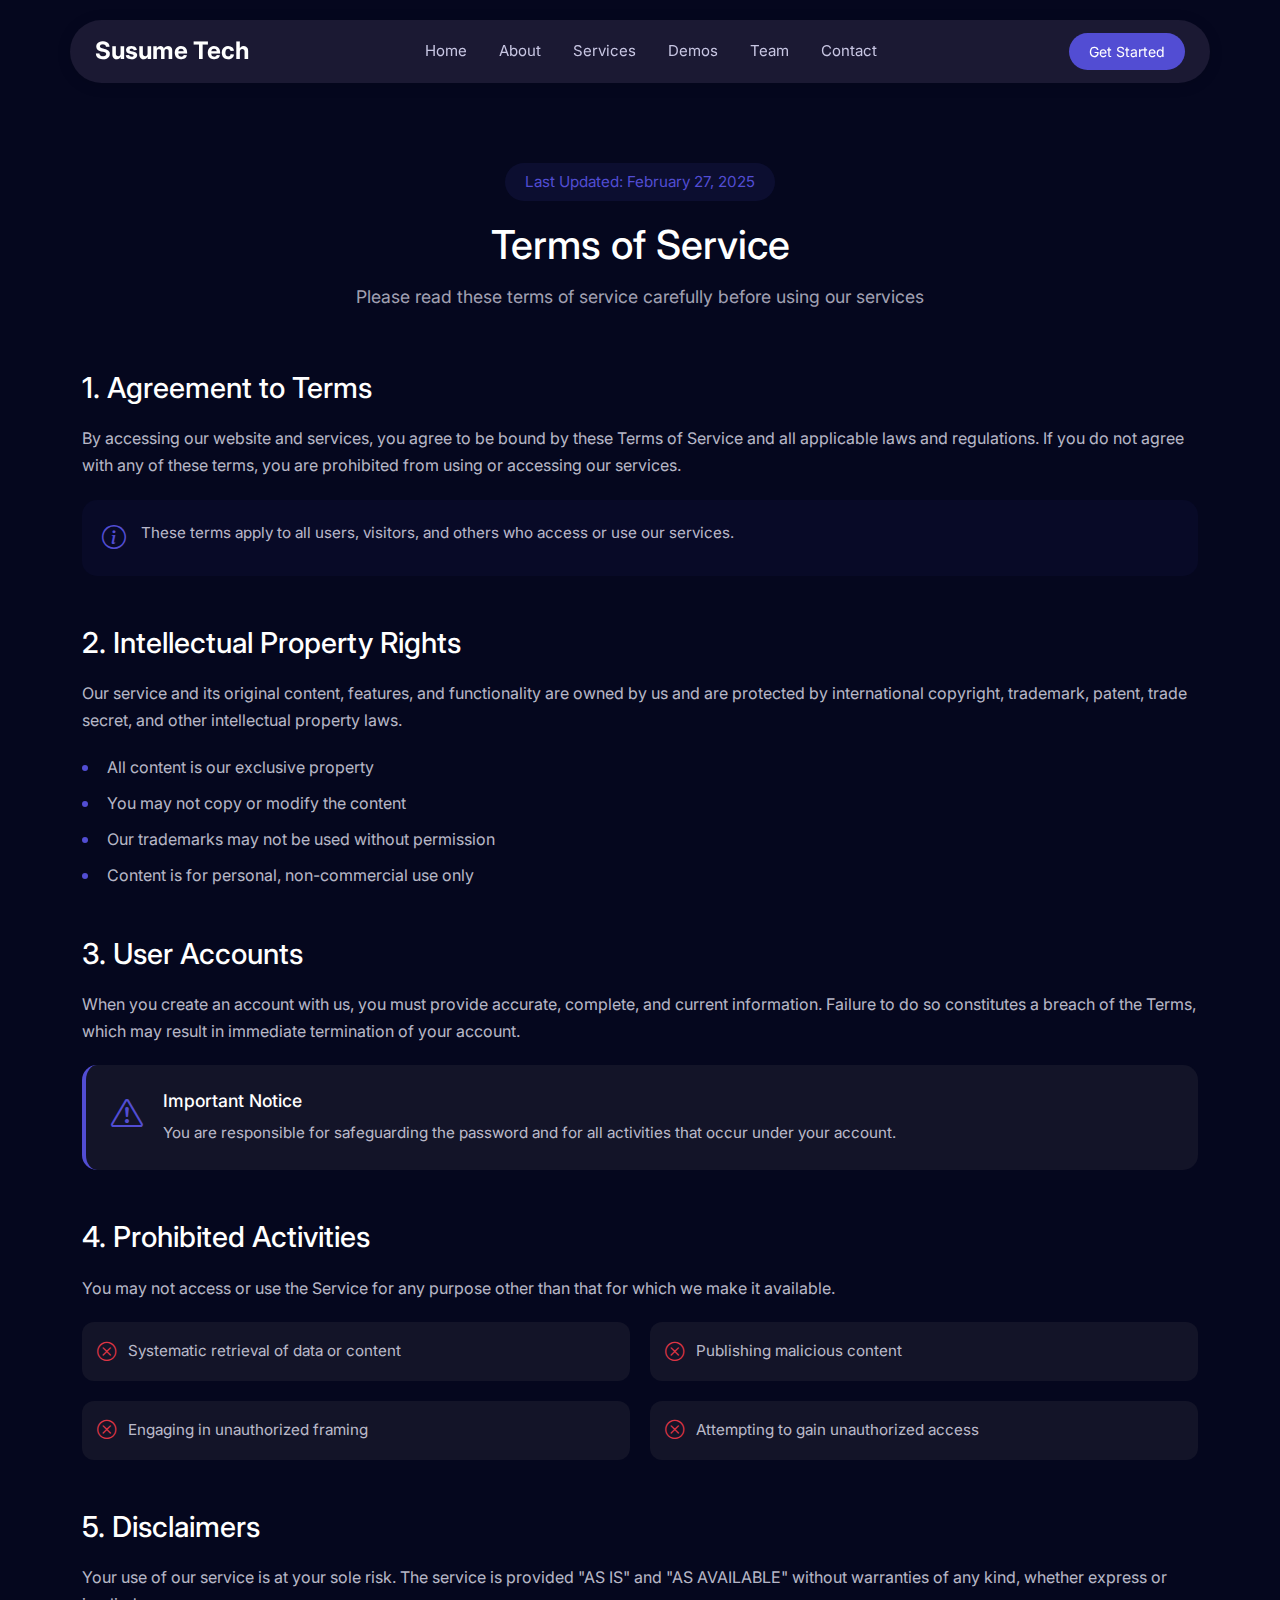
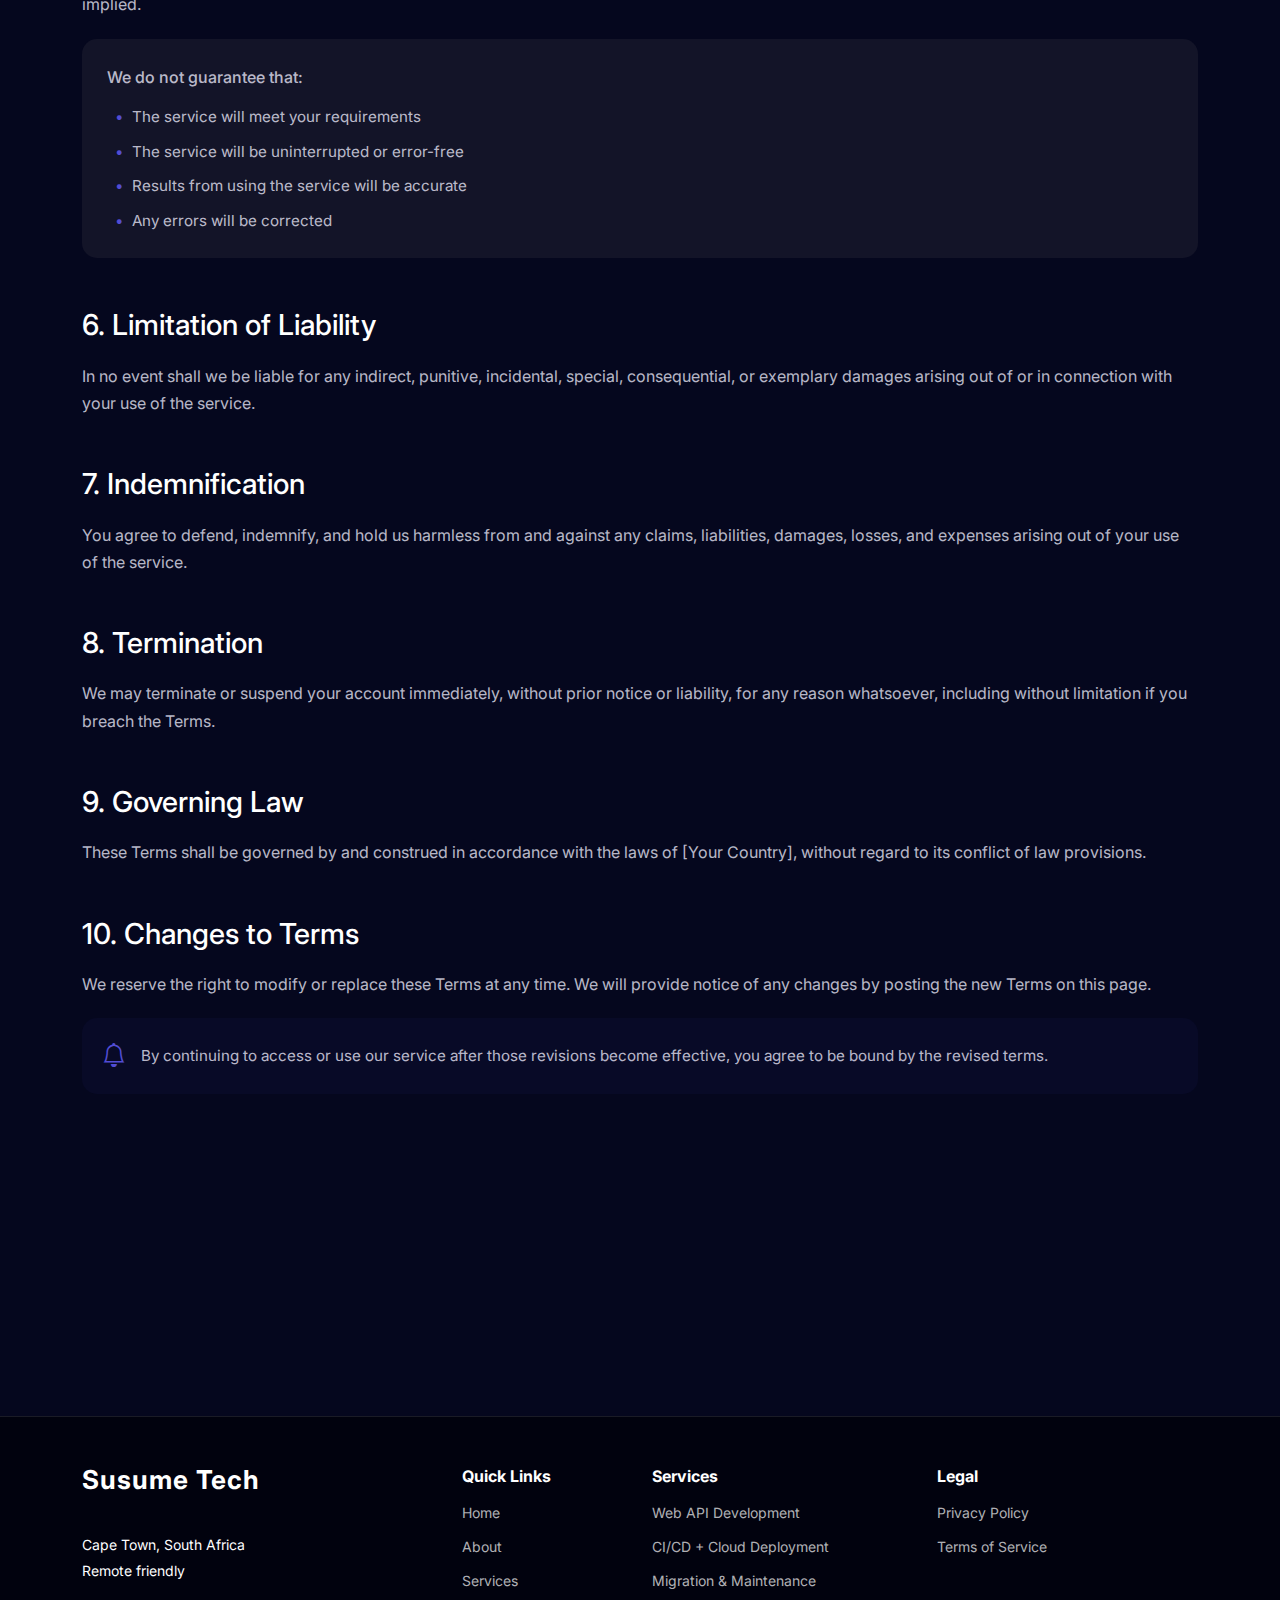
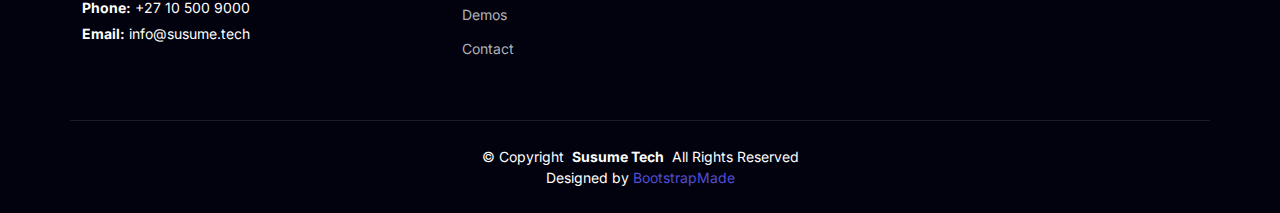
<file: terms.html>
<!DOCTYPE html>
<html lang="en">

<head>
  <meta charset="utf-8">
  <meta content="width=device-width, initial-scale=1.0" name="viewport">
  <title>Terms - Susume Tech</title>
  <meta name="description" content="">
  <meta name="keywords" content="">

  <!-- Favicons -->
  <link href="assets/img/favicon.png" rel="icon">
  <link href="assets/img/apple-touch-icon.png" rel="apple-touch-icon">

  <!-- Fonts -->
  <link href="https://fonts.googleapis.com" rel="preconnect">
  <link href="https://fonts.gstatic.com" rel="preconnect" crossorigin>
  <link href="https://fonts.googleapis.com/css2?family=Roboto:ital,wght@0,100;0,300;0,400;0,500;0,700;0,900;1,100;1,300;1,400;1,500;1,700;1,900&family=Poppins:ital,wght@0,100;0,200;0,300;0,400;0,500;0,600;0,700;0,800;0,900;1,100;1,200;1,300;1,400;1,500;1,600;1,700;1,800;1,900&family=Quicksand:wght@300;400;500;600;700&display=swap" rel="stylesheet">

  <!-- Vendor CSS Files -->
  <link href="assets/vendor/bootstrap/css/bootstrap.min.css" rel="stylesheet">
  <link href="assets/vendor/bootstrap-icons/bootstrap-icons.css" rel="stylesheet">
  <link href="assets/vendor/aos/aos.css" rel="stylesheet">
  <link href="assets/vendor/swiper/swiper-bundle.min.css" rel="stylesheet">
  <link href="assets/vendor/glightbox/css/glightbox.min.css" rel="stylesheet">

  <!-- Main CSS File -->
  <link href="assets/css/main.css" rel="stylesheet">


</head>

<body class="terms-page">

  <header id="header" class="header d-flex align-items-center sticky-top">
    <div class="header-container container-fluid container-xl position-relative d-flex align-items-center justify-content-between">

      <a href="index.html" class="logo d-flex align-items-center me-auto me-xl-0">
        <!-- Uncomment the line below if you also wish to use an image logo -->
        <!-- <img src="assets/img/logo.webp" alt=""> -->
        <h1 class="sitename">Susume Tech</h1>
      </a>

      <nav id="navmenu" class="navmenu">
        <ul>
          <li><a href="index.html#hero">Home</a></li>
          <li><a href="index.html#about">About</a></li>
          <li><a href="index.html#services">Services</a></li>
          <li><a href="index.html#portfolio">Demos</a></li>
          <li><a href="index.html#team">Team</a></li>
          <li><a href="index.html#contact">Contact</a></li>
        </ul>
        <i class="mobile-nav-toggle d-xl-none bi bi-list"></i>
      </nav>

      <a class="btn-getstarted" href="index.html#contact">Get Started</a>

    </div>
  </header>

  <main class="main">

    <!-- Terms Of Service Section -->
    <section id="terms-of-service" class="terms-of-service section">

      <div class="container" data-aos="fade-up">
        <!-- Page Header -->
        <div class="tos-header text-center" data-aos="fade-up">
          <span class="last-updated">Last Updated: February 27, 2025</span>
          <h2>Terms of Service</h2>
          <p>Please read these terms of service carefully before using our services</p>
        </div>

        <!-- Content -->
        <div class="tos-content" data-aos="fade-up" data-aos-delay="200">
          <!-- Agreement Section -->
          <div id="agreement" class="content-section">
            <h3>1. Agreement to Terms</h3>
            <p>By accessing our website and services, you agree to be bound by these Terms of Service and all applicable laws and regulations. If you do not agree with any of these terms, you are prohibited from using or accessing our services.</p>
            <div class="info-box">
              <i class="bi bi-info-circle"></i>
              <p>These terms apply to all users, visitors, and others who access or use our services.</p>
            </div>
          </div>

          <!-- Intellectual Property -->
          <div id="intellectual-property" class="content-section">
            <h3>2. Intellectual Property Rights</h3>
            <p>Our service and its original content, features, and functionality are owned by us and are protected by international copyright, trademark, patent, trade secret, and other intellectual property laws.</p>
            <ul class="list-items">
              <li>All content is our exclusive property</li>
              <li>You may not copy or modify the content</li>
              <li>Our trademarks may not be used without permission</li>
              <li>Content is for personal, non-commercial use only</li>
            </ul>
          </div>

          <!-- User Accounts -->
          <div id="user-accounts" class="content-section">
            <h3>3. User Accounts</h3>
            <p>When you create an account with us, you must provide accurate, complete, and current information. Failure to do so constitutes a breach of the Terms, which may result in immediate termination of your account.</p>
            <div class="alert-box">
              <i class="bi bi-exclamation-triangle"></i>
              <div class="alert-content">
                <h5>Important Notice</h5>
                <p>You are responsible for safeguarding the password and for all activities that occur under your account.</p>
              </div>
            </div>
          </div>

          <!-- Prohibited Activities -->
          <div id="prohibited" class="content-section">
            <h3>4. Prohibited Activities</h3>
            <p>You may not access or use the Service for any purpose other than that for which we make it available.</p>
            <div class="prohibited-list">
              <div class="prohibited-item">
                <i class="bi bi-x-circle"></i>
                <span>Systematic retrieval of data or content</span>
              </div>
              <div class="prohibited-item">
                <i class="bi bi-x-circle"></i>
                <span>Publishing malicious content</span>
              </div>
              <div class="prohibited-item">
                <i class="bi bi-x-circle"></i>
                <span>Engaging in unauthorized framing</span>
              </div>
              <div class="prohibited-item">
                <i class="bi bi-x-circle"></i>
                <span>Attempting to gain unauthorized access</span>
              </div>
            </div>
          </div>

          <!-- Disclaimers -->
          <div id="disclaimer" class="content-section">
            <h3>5. Disclaimers</h3>
            <p>Your use of our service is at your sole risk. The service is provided "AS IS" and "AS AVAILABLE" without warranties of any kind, whether express or implied.</p>
            <div class="disclaimer-box">
              <p>We do not guarantee that:</p>
              <ul>
                <li>The service will meet your requirements</li>
                <li>The service will be uninterrupted or error-free</li>
                <li>Results from using the service will be accurate</li>
                <li>Any errors will be corrected</li>
              </ul>
            </div>
          </div>

          <!-- Limitation of Liability -->
          <div id="limitation" class="content-section">
            <h3>6. Limitation of Liability</h3>
            <p>In no event shall we be liable for any indirect, punitive, incidental, special, consequential, or exemplary damages arising out of or in connection with your use of the service.</p>
          </div>

          <!-- Indemnification -->
          <div id="indemnification" class="content-section">
            <h3>7. Indemnification</h3>
            <p>You agree to defend, indemnify, and hold us harmless from and against any claims, liabilities, damages, losses, and expenses arising out of your use of the service.</p>
          </div>

          <!-- Termination -->
          <div id="termination" class="content-section">
            <h3>8. Termination</h3>
            <p>We may terminate or suspend your account immediately, without prior notice or liability, for any reason whatsoever, including without limitation if you breach the Terms.</p>
          </div>

          <!-- Governing Law -->
          <div id="governing-law" class="content-section">
            <h3>9. Governing Law</h3>
            <p>These Terms shall be governed by and construed in accordance with the laws of [Your Country], without regard to its conflict of law provisions.</p>
          </div>

          <!-- Changes -->
          <div id="changes" class="content-section">
            <h3>10. Changes to Terms</h3>
            <p>We reserve the right to modify or replace these Terms at any time. We will provide notice of any changes by posting the new Terms on this page.</p>
            <div class="notice-box">
              <i class="bi bi-bell"></i>
              <p>By continuing to access or use our service after those revisions become effective, you agree to be bound by the revised terms.</p>
            </div>
          </div>
        </div>

        <!-- Contact Section -->
        <div class="tos-contact" data-aos="fade-up" data-aos-delay="300">
          <div class="contact-box">
            <div class="contact-icon">
              <i class="bi bi-envelope"></i>
            </div>
            <div class="contact-content">
              <h4>Questions About Terms?</h4>
              <p>If you have any questions about these Terms, please contact us.</p>
              <a href="#" class="contact-link">Contact Support</a>
            </div>
          </div>
        </div>
      </div>

    </section><!-- /Terms Of Service Section -->

  </main>

  <footer id="footer" class="footer position-relative dark-background">

    <div class="container footer-top">
      <div class="row gy-4">
        <div class="col-lg-4 col-md-6 footer-about">
          <a href="index.html" class="logo d-flex align-items-center">
            <span class="sitename">Susume Tech</span>
          </a>
          <div class="footer-contact pt-3">
            <p>Cape Town, South Africa</p>
            <p>Remote friendly</p>
            <p class="mt-3"><strong>Phone:</strong> <span>+27 10 500 9000</span></p>
            <p><strong>Email:</strong> <span>info@susume.tech</span></p>
          </div>
        </div>

        <div class="col-lg-2 col-md-3 footer-links">
          <h4>Quick Links</h4>
          <ul>
            <li><a href="index.html#hero">Home</a></li>
            <li><a href="index.html#about">About</a></li>
            <li><a href="index.html#services">Services</a></li>
            <li><a href="index.html#portfolio">Demos</a></li>
            <li><a href="index.html#contact">Contact</a></li>
          </ul>
        </div>

        <div class="col-lg-3 col-md-3 footer-links">
          <h4>Services</h4>
          <ul>
            <li><a href="service-details.html">Web API Development</a></li>
            <li><a href="service-details.html">CI/CD + Cloud Deployment</a></li>
            <li><a href="service-details.html">Migration &amp; Maintenance</a></li>
          </ul>
        </div>

        <div class="col-lg-3 col-md-3 footer-links">
          <h4>Legal</h4>
          <ul>
            <li><a href="privacy.html">Privacy Policy</a></li>
            <li><a href="terms.html">Terms of Service</a></li>
          </ul>
        </div>

      </div>
    </div>

    <div class="container copyright text-center mt-4">
      <p>© <span>Copyright</span> <strong class="px-1 sitename">Susume Tech</strong> <span>All Rights Reserved</span></p>
      <!-- All the links in the footer should remain intact. -->
        <!-- You can delete the links only if you've purchased the pro version. -->
        <!-- Licensing information: https://bootstrapmade.com/license/ -->
        <!-- Purchase the pro version with working PHP/AJAX contact form: [buy-url] -->
        Designed by <a href="https://bootstrapmade.com/">BootstrapMade</a>
    </div>

  </footer>

  <!-- Scroll Top -->
  <a href="#" id="scroll-top" class="scroll-top d-flex align-items-center justify-content-center"><i class="bi bi-arrow-up-short"></i></a>

  <!-- Preloader -->
  <div id="preloader"></div>

  <!-- Vendor JS Files -->
  <script src="assets/vendor/bootstrap/js/bootstrap.bundle.min.js"></script>
  <script src="assets/vendor/php-email-form/validate.js"></script>
  <script src="assets/vendor/aos/aos.js"></script>
  <script src="assets/vendor/purecounter/purecounter_vanilla.js"></script>
  <script src="assets/vendor/imagesloaded/imagesloaded.pkgd.min.js"></script>
  <script src="assets/vendor/isotope-layout/isotope.pkgd.min.js"></script>
  <script src="assets/vendor/swiper/swiper-bundle.min.js"></script>
  <script src="assets/vendor/glightbox/js/glightbox.min.js"></script>

  <!-- Main JS File -->
  <script src="assets/js/main.js"></script>

</body>

</html>
</file>
<file: style.css>
:root {
  --font-family: 'Poppins', sans-serif;
  --max-width: 1100px;

  /* Colors */
  --color-bg: #0f172a;
  --color-text: #f8fafc;
  --color-text-muted: #cbd5e1;
  --color-header-bg: #1e293b;
  --color-accent: #38bdf8;
  --color-accent-hover: #0ea5e9;
  --color-shadow: #38bdf866;
  --color-footer-text: #94a3b8;
  --color-card-bg: #1e293b;
  --color-gradient-start: #0dbde52a;
  --color-gradient-end: #3882f850;
  --color-section-alt: #00fbff0b;

  /* Spacing */
  --padding-section: 4rem 2rem;
  --padding-header: 1rem 0;
  --padding-card: 1.5rem;

  /* Border radius */
  --radius-button: 8px;
  --radius-card: 10px;
  --radius-avatar: 50%;

  /* Transitions */
  --transition-speed: 0.3s;
}

* {
  margin: 0;
  padding: 0;
  box-sizing: border-box;
}

html {
  scroll-behavior: smooth;
}

body {
  font-family: var(--font-family);
  background-color: var(--color-bg);
  color: var(--color-text);
  line-height: 1.6;
  overflow-x: hidden;
}

.wrapper {
  max-width: var(--max-width);
  margin: auto;
}

/* Navigation */
.page-header {
  background: linear-gradient(135deg, var(--color-header-bg), #0000);
  padding: var(--padding-header);
  position: sticky;
  top: 0;
  z-index: 1000;
}

.main-nav {
  display: flex;
  align-items: center;
  list-style: none;
  max-width: var(--max-width);
  margin: auto;
  padding: 0 20px;
}

.main-nav li {
  margin: 0 15px;
}

.main-nav a {
  text-decoration: none;
  color: var(--color-text);
  font-weight: 600;
  transition: color var(--transition-speed) ease;
}

.main-nav a:hover,
.main-nav a.active {
  color: var(--color-accent);
}

.push {
  margin-right: 0px;
  margin-left: auto;
}

.cta-small {
  padding: 6px 14px;
  background: var(--color-gradient-end);
  border-radius: 5px;
  color: var(--color-bg);
  transition: background var(--transition-speed) ease;
}

.cta-small:hover {
  background: var(--color-accent-hover);
  transform: translateY(-2px);
  box-shadow: 0 5px 10px var(--color-shadow);
}

/* Section Layout */
section {
  min-height: 100vh;
  display: flex;
  flex-direction: column;
  justify-content: center;
  padding: var(--padding-section);
  opacity: 0;
  transform: translateY(30px);
  transition: opacity 0.8s ease, transform 0.8s ease;
}

section.visible {
  opacity: 1;
  transform: translateY(0);
}


section:nth-child(even) {
    background-color: var(--color-section-alt);
}

.segments-section > div {
  padding: 1.5rem 0px;
}

h1, h2 {
  color: var(--color-accent);
  margin-bottom: 1rem;
}

p {
  color: var(--color-text-muted);
  margin-top: 0.5rem;
}

/* Hero Section */
.hero {
  text-align: center;
  background: linear-gradient(90deg, var(--color-gradient-start), var(--color-gradient-end));
}

.hero h1 {
  font-size: 2.5rem;
  font-weight: 700;
  margin-bottom: 1rem;
}

.hero h1 span {
  color: var(--color-accent);
}

.hero p {
  font-size: 1.2rem;
  color: var(--color-text-muted);
}

.cta-button {
  display: inline-block;
  padding: 0.8rem 1.6rem;
  background: linear-gradient(90deg, var(--color-accent-hover), var(--color-accent));
  color: #fff;
  font-weight: 600;
  text-decoration: none;
  border-radius: var(--radius-button);
  margin-top: 1.5rem;
  transition: transform 0.2s ease, box-shadow 0.2s ease;
}

.cta-button:hover {
  transform: translateY(-3px);
  box-shadow: 0 5px 15px var(--color-shadow);
}



/* Offerings */
.offerings {
  list-style: none;
  display: grid;
  grid-template-columns: repeat(auto-fit, minmax(280px, 1fr));
  gap: 2rem;
  margin-top: 2rem;
}

.offerings li {
  background: var(--color-card-bg);
  padding: var(--padding-card);
  border-radius: var(--radius-card);
  transition: transform 0.2s ease;
  text-align: center;
}

.offerings li:hover {
  transform: scale(1.02);
}

.offerings i {
  color: var(--color-accent);
  margin-bottom: 1rem;
}

/* Team */
.team-member {
  display: inline-flex;
  flex-direction: column;
  align-items: center;
  gap: 1rem;
  flex-wrap: wrap;
}

.profile-pic {
  border-radius: var(--radius-avatar);
  border: 25px solid transparent;
  background: radial-gradient(
    circle closest-side at center,
    var(--color-accent) 0%,
    transparent 100%
  ) border-box;
  max-width: 50%;
  position: relative;
  cursor: pointer;
}

/* Footer */
.page-footer {
  background: var(--color-header-bg);
  padding: 1rem;
  text-align: center;
  font-size: 0.9rem;
  color: var(--color-footer-text);
}

.footer-content {
  display: flex;
  align-items: center;
  justify-content: center;
  gap: 1rem;
  flex-wrap: wrap;
}

#contact a {
  color: var(--color-accent);
}

.social-links a {
  color: var(--color-accent);
  margin: 0 5px;
  transition: color var(--transition-speed) ease;
  font-size: 1.5rem;
  display: none;
}

.social-links a:hover {
  color: var(--color-accent-hover);
}
</file>
<file: about-styles.css>
:root {
    --max-width: 900px;
}

body {
    margin: 0;
    display: flex;
    flex-direction: column;
    align-items: center;
    padding: 20px;
}

.container {
    max-width: var(--max-width);
    background: var(--color-section-alt);
    border-radius: 12px;
    padding: 20px;
    box-shadow: 0 5px 20px rgba(0, 0, 0, 0.1);
    text-align: center;
    animation: fadeIn 0.6s ease-in-out;
}

.profile-pic {
    max-width: 180px;
    max-height: 180px;
    border: 15px solid transparent !important;
}

h1 {
    margin-top: 15px;
}

p {
    line-height: 1.6 !important;
    margin-inline: calc(0.075 * (100cqw - 250px) + 20px);
}

.back-btn {
    display: inline-block;
    margin-top: 20px;
    padding: 10px 18px;
    background-color: var(--color-gradient-end);
    color: var(--color-text);
    border-radius: 6px;
    text-decoration: none;
    transition: background 0.3s;
}

.back-btn:hover {
    background: var(--color-accent-hover);
    transform: translateY(-2px);
    box-shadow: 0 5px 10px var(--color-shadow);
}

@keyframes fadeIn {
    from {
        opacity: 0;
        transform: translateY(10px);
    }

    to {
        opacity: 1;
        transform: translateY(0);
    }
}
</file>
<file: assets/css/main.css>
@charset "UTF-8";

@import url('https://fonts.googleapis.com/css2?family=Inter:wght@400;500;600;700;800;900&display=swap');

/*--------------------------------------------------------------
# Font & Color Variables
# Help: https://bootstrapmade.com/color-system/
--------------------------------------------------------------*/
/* Fonts */
:root {
  --default-font: "Inter", system-ui, -apple-system, "Segoe UI", Roboto, "Helvetica Neue", Arial, sans-serif;
  --heading-font: "Inter",  sans-serif;
  --nav-font: "Inter",  sans-serif;
}

/* Global Colors - The following color variables are used throughout the website. Updating them here will change the color scheme of the entire website */
:root { 
  --background-color: #05071e; /* Background color for the entire website, including individual sections */
  --default-color: #e8e7f7; /* Default color used for the majority of the text content across the entire website */
  --heading-color: #ffffff; /* Color for headings, subheadings and title throughout the website */
  --accent-color: #524dd3; /* Accent color that represents your brand on the website. It's used for buttons, links, and other elements that need to stand out */
  --surface-color: #131428; /* The surface color is used as a background of boxed elements within sections, such as cards, icon boxes, or other elements that require a visual separation from the global background. */
  --contrast-color: #ffffff; /* Contrast color for text, ensuring readability against backgrounds of accent, heading, or default colors. */
}

/* Nav Menu Colors - The following color variables are used specifically for the navigation menu. They are separate from the global colors to allow for more customization options */
:root {
  --nav-color: #c8c6e3;  /* The default color of the main navmenu links */
  --nav-hover-color: #ffffff; /* Applied to main navmenu links when they are hovered over or active */
  --nav-mobile-background-color: #03051f; /* Used as the background color for mobile navigation menu */
  --nav-dropdown-background-color: #1f2240; /* Used as the background color for dropdown items that appear when hovering over primary navigation items */
  --nav-dropdown-color: #c8c6e3; /* Used for navigation links of the dropdown items in the navigation menu. */
  --nav-dropdown-hover-color: #ffffff; /* Similar to --nav-hover-color, this color is applied to dropdown navigation links when they are hovered over. */
}

/* Color Presets - These classes override global colors when applied to any section or element, providing reuse of the sam color scheme. */

.light-background {
  --background-color: #0c114a;
  --surface-color: #131b76;
}

.dark-background {
  --background-color: #01020e;
  --default-color: #ffffff;
  --heading-color: #ffffff;
  --surface-color: #252525;
  --contrast-color: #ffffff;
}

/* Smooth scroll */
:root {
  scroll-behavior: smooth;
}

/*--------------------------------------------------------------
# General Styling & Shared Classes
--------------------------------------------------------------*/
body {
  color: var(--default-color);
  background-color: var(--background-color);
  font-family: var(--default-font);
}

a {
  color: var(--accent-color);
  text-decoration: none;
  transition: 0.3s;
}

a:hover {
  color: color-mix(in srgb, var(--accent-color), transparent 25%);
  text-decoration: none;
}

h1,
h2,
h3,
h4,
h5,
h6 {
  color: var(--heading-color);
  font-family: var(--heading-font);
}

/* PHP Email Form Messages
------------------------------*/
.php-email-form .error-message {
  display: none;
  background: #df1529;
  color: #ffffff;
  text-align: left;
  padding: 15px;
  margin-bottom: 24px;
  font-weight: 600;
}

.php-email-form .sent-message {
  display: none;
  color: #ffffff;
  background: #059652;
  text-align: center;
  padding: 15px;
  margin-bottom: 24px;
  font-weight: 600;
}

.php-email-form .loading {
  display: none;
  background: var(--surface-color);
  text-align: center;
  padding: 15px;
  margin-bottom: 24px;
}

.php-email-form .loading:before {
  content: "";
  display: inline-block;
  border-radius: 50%;
  width: 24px;
  height: 24px;
  margin: 0 10px -6px 0;
  border: 3px solid var(--accent-color);
  border-top-color: var(--surface-color);
  animation: php-email-form-loading 1s linear infinite;
}

@keyframes php-email-form-loading {
  0% {
    transform: rotate(0deg);
  }

  100% {
    transform: rotate(360deg);
  }
}

/*--------------------------------------------------------------
# Global Header
--------------------------------------------------------------*/
.header {
  --background-color: rgba(255, 255, 255, 0);
  --surface-color: #1b1933;
  color: var(--default-color);
  background-color: var(--background-color);
  padding: 20px 0;
  transition: all 0.5s;
  z-index: 997;
}

.header .header-container {
  background: var(--surface-color);
  border-radius: 50px;
  padding: 5px 25px;
  box-shadow: 0px 2px 15px rgba(0, 0, 0, 0.1);
}

.header .logo {
  line-height: 1;
}

.header .logo img {
  max-height: 36px;
  margin-right: 8px;
}

.header .logo h1 {
  font-size: 24px;
  margin: 0;
  font-weight: 700;
  color: var(--heading-color);
}

.header .btn-getstarted,
.header .btn-getstarted:focus {
  color: var(--contrast-color);
  background: var(--accent-color);
  font-size: 14px;
  padding: 8px 20px;
  margin: 0 0 0 30px;
  border-radius: 50px;
  transition: 0.3s;
}

.header .btn-getstarted:hover,
.header .btn-getstarted:focus:hover {
  color: var(--contrast-color);
  background: color-mix(in srgb, var(--accent-color), transparent 15%);
}

@media (max-width: 1200px) {
  .header {
    padding-top: 10px;
  }

  .header .header-container {
    margin-left: 10px;
    margin-right: 10px;
    padding: 10px 5px 10px 15px;
  }

  .header .logo {
    order: 1;
  }

  .header .btn-getstarted {
    order: 2;
    margin: 0 10px 0 0;
    padding: 6px 15px;
  }

  .header .navmenu {
    order: 3;
  }
}

/*--------------------------------------------------------------
# Navigation Menu
--------------------------------------------------------------*/
/* Desktop Navigation */
@media (min-width: 1200px) {
  .navmenu {
    padding: 0;
  }

  .navmenu ul {
    margin: 0;
    padding: 0;
    display: flex;
    list-style: none;
    align-items: center;
  }

  .navmenu li {
    position: relative;
  }

  .navmenu>ul>li {
    white-space: nowrap;
    padding: 15px 14px;
  }

  .navmenu>ul>li:last-child {
    padding-right: 0;
  }

  .navmenu a,
  .navmenu a:focus {
    color: var(--nav-color);
    font-size: 15px;
    padding: 0 2px;
    font-family: var(--nav-font);
    font-weight: 400;
    display: flex;
    align-items: center;
    justify-content: space-between;
    white-space: nowrap;
    transition: 0.3s;
    position: relative;
  }

  .navmenu a i,
  .navmenu a:focus i {
    font-size: 12px;
    line-height: 0;
    margin-left: 5px;
    transition: 0.3s;
  }

  .navmenu>ul>li>a:before {
    content: "";
    position: absolute;
    width: 100%;
    height: 2px;
    bottom: -6px;
    left: 0;
    background-color: var(--accent-color);
    visibility: hidden;
    width: 0px;
    transition: all 0.3s ease-in-out 0s;
  }

  .navmenu a:hover:before,
  .navmenu li:hover>a:before,
  .navmenu .active:before {
    visibility: visible;
    width: 100%;
  }

  .navmenu li:hover>a,
  .navmenu .active,
  .navmenu .active:focus {
    color: var(--nav-hover-color);
  }

  .navmenu .dropdown ul {
    margin: 0;
    padding: 10px 0;
    background: var(--nav-dropdown-background-color);
    display: block;
    position: absolute;
    visibility: hidden;
    left: 14px;
    top: 130%;
    opacity: 0;
    transition: 0.3s;
    border-radius: 4px;
    z-index: 99;
    box-shadow: 0px 0px 30px rgba(0, 0, 0, 0.1);
  }

  .navmenu .dropdown ul li {
    min-width: 200px;
  }

  .navmenu .dropdown ul a {
    padding: 10px 20px;
    font-size: 15px;
    text-transform: none;
    color: var(--nav-dropdown-color);
  }

  .navmenu .dropdown ul a i {
    font-size: 12px;
  }

  .navmenu .dropdown ul a:hover,
  .navmenu .dropdown ul .active:hover,
  .navmenu .dropdown ul li:hover>a {
    color: var(--nav-dropdown-hover-color);
  }

  .navmenu .dropdown:hover>ul {
    opacity: 1;
    top: 100%;
    visibility: visible;
  }

  .navmenu .dropdown .dropdown ul {
    top: 0;
    left: -90%;
    visibility: hidden;
  }

  .navmenu .dropdown .dropdown:hover>ul {
    opacity: 1;
    top: 0;
    left: -100%;
    visibility: visible;
  }
}

/* Mobile Navigation */
@media (max-width: 1199px) {
  .mobile-nav-toggle {
    color: var(--nav-color);
    font-size: 28px;
    line-height: 0;
    margin-right: 10px;
    cursor: pointer;
    transition: color 0.3s;
  }

  .navmenu {
    padding: 0;
    z-index: 9997;
  }

  .navmenu ul {
    display: none;
    list-style: none;
    position: absolute;
    inset: 60px 20px 20px 20px;
    padding: 10px 0;
    margin: 0;
    border-radius: 6px;
    background-color: var(--nav-mobile-background-color);
    border: 1px solid color-mix(in srgb, var(--default-color), transparent 90%);
    box-shadow: none;
    overflow-y: auto;
    transition: 0.3s;
    z-index: 9998;
  }

  .navmenu a,
  .navmenu a:focus {
    color: var(--nav-dropdown-color);
    padding: 10px 20px;
    font-family: var(--nav-font);
    font-size: 17px;
    font-weight: 500;
    display: flex;
    align-items: center;
    justify-content: space-between;
    white-space: nowrap;
    transition: 0.3s;
  }

  .navmenu a i,
  .navmenu a:focus i {
    font-size: 12px;
    line-height: 0;
    margin-left: 5px;
    width: 30px;
    height: 30px;
    display: flex;
    align-items: center;
    justify-content: center;
    border-radius: 50%;
    transition: 0.3s;
    background-color: color-mix(in srgb, var(--accent-color), transparent 90%);
  }

  .navmenu a i:hover,
  .navmenu a:focus i:hover {
    background-color: var(--accent-color);
    color: var(--contrast-color);
  }

  .navmenu a:hover,
  .navmenu .active,
  .navmenu .active:focus {
    color: var(--nav-dropdown-hover-color);
  }

  .navmenu .active i,
  .navmenu .active:focus i {
    background-color: var(--accent-color);
    color: var(--contrast-color);
    transform: rotate(180deg);
  }

  .navmenu .dropdown ul {
    position: static;
    display: none;
    z-index: 99;
    padding: 10px 0;
    margin: 10px 20px;
    background-color: var(--nav-dropdown-background-color);
    transition: all 0.5s ease-in-out;
  }

  .navmenu .dropdown ul ul {
    background-color: rgba(33, 37, 41, 0.1);
  }

  .navmenu .dropdown>.dropdown-active {
    display: block;
    background-color: rgba(33, 37, 41, 0.03);
  }

  .mobile-nav-active {
    overflow: hidden;
  }

  .mobile-nav-active .mobile-nav-toggle {
    color: #fff;
    position: absolute;
    font-size: 32px;
    top: 15px;
    right: 15px;
    margin-right: 0;
    z-index: 9999;
  }

  .mobile-nav-active .navmenu {
    position: fixed;
    overflow: hidden;
    inset: 0;
    background: rgba(33, 37, 41, 0.8);
    transition: 0.3s;
  }

  .mobile-nav-active .navmenu>ul {
    display: block;
  }
}

/*--------------------------------------------------------------
# Global Footer
--------------------------------------------------------------*/
.footer {
  color: var(--default-color);
  background-color: var(--background-color);
  font-size: 14px;
  position: relative;
  border-top: 1px solid color-mix(in srgb, var(--default-color), transparent 90%);
}

.footer .footer-top {
  padding-top: 50px;
}

.footer .footer-about .logo {
  line-height: 1;
  margin-bottom: 25px;
}

.footer .footer-about .logo img {
  max-height: 40px;
  margin-right: 6px;
}

.footer .footer-about .logo span {
  color: var(--heading-color);
  font-family: var(--heading-font);
  font-size: 26px;
  font-weight: 700;
  letter-spacing: 1px;
}

.footer .footer-about p {
  font-size: 14px;
  font-family: var(--heading-font);
}

.footer .social-links a {
  display: flex;
  align-items: center;
  justify-content: center;
  width: 40px;
  height: 40px;
  border-radius: 50%;
  border: 1px solid color-mix(in srgb, var(--default-color), transparent 50%);
  font-size: 16px;
  color: color-mix(in srgb, var(--default-color), transparent 20%);
  margin-right: 10px;
  transition: 0.3s;
}

.footer .social-links a:hover {
  color: var(--accent-color);
  border-color: var(--accent-color);
}

.footer h4 {
  font-size: 16px;
  font-weight: bold;
  position: relative;
  padding-bottom: 12px;
}

.footer .footer-links {
  margin-bottom: 30px;
}

.footer .footer-links ul {
  list-style: none;
  padding: 0;
  margin: 0;
}

.footer .footer-links ul i {
  padding-right: 2px;
  font-size: 12px;
  line-height: 0;
}

.footer .footer-links ul li {
  padding: 10px 0;
  display: flex;
  align-items: center;
}

.footer .footer-links ul li:first-child {
  padding-top: 0;
}

.footer .footer-links ul a {
  color: color-mix(in srgb, var(--default-color), transparent 30%);
  display: inline-block;
  line-height: 1;
}

.footer .footer-links ul a:hover {
  color: var(--accent-color);
}

.footer .footer-contact p {
  margin-bottom: 5px;
}

.footer .copyright {
  padding: 25px 0;
  border-top: 1px solid color-mix(in srgb, var(--default-color), transparent 90%);
}

.footer .copyright p {
  margin-bottom: 0;
}

.footer .credits {
  margin-top: 8px;
  font-size: 13px;
}

/*--------------------------------------------------------------
# Preloader
--------------------------------------------------------------*/
#preloader {
  position: fixed;
  inset: 0;
  z-index: 999999;
  overflow: hidden;
  background: var(--background-color);
  transition: all 0.6s ease-out;
}

#preloader:before {
  content: "";
  position: fixed;
  top: calc(50% - 30px);
  left: calc(50% - 30px);
  border: 6px solid #ffffff;
  border-color: var(--accent-color) transparent var(--accent-color) transparent;
  border-radius: 50%;
  width: 60px;
  height: 60px;
  animation: animate-preloader 1.5s linear infinite;
}

@keyframes animate-preloader {
  0% {
    transform: rotate(0deg);
  }

  100% {
    transform: rotate(360deg);
  }
}

/*--------------------------------------------------------------
# Scroll Top Button
--------------------------------------------------------------*/
.scroll-top {
  position: fixed;
  visibility: hidden;
  opacity: 0;
  right: 15px;
  bottom: -15px;
  z-index: 99999;
  background-color: var(--accent-color);
  width: 44px;
  height: 44px;
  border-radius: 50px;
  transition: all 0.4s;
}

.scroll-top i {
  font-size: 24px;
  color: var(--contrast-color);
  line-height: 0;
}

.scroll-top:hover {
  background-color: color-mix(in srgb, var(--accent-color), transparent 20%);
  color: var(--contrast-color);
}

.scroll-top.active {
  visibility: visible;
  opacity: 1;
  bottom: 15px;
}

/*--------------------------------------------------------------
# Disable aos animation delay on mobile devices
--------------------------------------------------------------*/
@media screen and (max-width: 768px) {
  [data-aos-delay] {
    transition-delay: 0 !important;
  }
}

/*--------------------------------------------------------------
# Global Page Titles & Breadcrumbs
--------------------------------------------------------------*/
.page-title {
  text-align: center;
  padding: 20px 0;
}

.page-title .breadcrumbs {
  margin-bottom: 1.5rem;
}

.page-title .breadcrumbs .breadcrumb {
  justify-content: center;
  margin: 0;
  padding: 0;
  background: none;
}

.page-title .breadcrumbs .breadcrumb .breadcrumb-item {
  font-size: 0.9rem;
  color: color-mix(in srgb, var(--default-color), transparent 30%);
}

.page-title .breadcrumbs .breadcrumb .breadcrumb-item.active {
  color: var(--accent-color);
}

.page-title .breadcrumbs .breadcrumb .breadcrumb-item a {
  color: inherit;
  text-decoration: none;
  transition: color 0.3s ease;
}

.page-title .breadcrumbs .breadcrumb .breadcrumb-item a:hover {
  color: var(--accent-color);
}

.page-title .breadcrumbs .breadcrumb .breadcrumb-item a i {
  font-size: 0.9rem;
  margin-right: 0.2rem;
}

.page-title .breadcrumbs .breadcrumb .breadcrumb-item+.breadcrumb-item::before {
  color: color-mix(in srgb, var(--default-color), transparent 50%);
}

.page-title .title-wrapper {
  max-width: 800px;
  margin: 0 auto;
  padding: 1rem 0;
}

.page-title .title-wrapper h1 {
  font-size: 2.5rem;
  margin-bottom: 1rem;
  font-weight: 700;
  color: var(--heading-color);
}

.page-title .title-wrapper p {
  font-size: 1.1rem;
  color: color-mix(in srgb, var(--default-color), transparent 20%);
  margin: 0;
  line-height: 1.6;
}

@media (max-width: 768px) {
  .page-title .title-wrapper h1 {
    font-size: 2rem;
  }

  .page-title .title-wrapper p {
    font-size: 1rem;
  }
}

@media (max-width: 576px) {
  .page-title .title-wrapper h1 {
    font-size: 1.75rem;
  }
}

/*--------------------------------------------------------------
# Global Sections
--------------------------------------------------------------*/
section,
.section {
  color: var(--default-color);
  background-color: var(--background-color);
  padding: 60px 0;
  scroll-margin-top: 90px;
  overflow: clip;
}

@media (max-width: 1199px) {

  section,
  .section {
    scroll-margin-top: 66px;
  }
}

/*--------------------------------------------------------------
# Global Section Titles
--------------------------------------------------------------*/
.section-title {
  text-align: center;
  padding-bottom: 60px;
  position: relative;
}

.section-title h2 {
  font-size: 32px;
  font-weight: 700;
  margin-bottom: 15px;
}

.section-title p {
  margin-bottom: 0;
}

/*--------------------------------------------------------------
# Hero Section
--------------------------------------------------------------*/
.hero {
  position: relative;
  overflow: hidden;
  background: linear-gradient(135deg, var(--background-color) 0%, color-mix(in srgb, var(--accent-color), transparent 95%) 100%);
  padding: 120px 0;
}

.hero .hero-content h1 {
  font-size: 3.5rem;
  font-weight: 700;
  line-height: 1.2;
  margin-bottom: 1.5rem;
}

@media (max-width: 768px) {
  .hero .hero-content h1 {
    font-size: 2.5rem;
  }
}

.hero .hero-content p {
  font-size: 1.2rem;
  color: color-mix(in srgb, var(--default-color), transparent 20%);
  margin-bottom: 2rem;
  line-height: 1.6;
}

.hero .hero-buttons {
  display: flex;
  gap: 1rem;
  margin-bottom: 3rem;
  flex-wrap: wrap;
}

.hero .hero-buttons .btn {
  padding: 15px 30px;
  font-weight: 600;
  border-radius: 50px;
  text-decoration: none;
  transition: all 0.3s ease;
  font-size: 1rem;
}

.hero .hero-buttons .btn.btn-primary {
  background: var(--accent-color);
  color: var(--contrast-color);
  border: 2px solid var(--accent-color);
}

.hero .hero-buttons .btn.btn-primary:hover {
  background: color-mix(in srgb, var(--accent-color), black 10%);
  border-color: color-mix(in srgb, var(--accent-color), black 10%);
  transform: translateY(-2px);
}

.hero .hero-buttons .btn.btn-outline {
  background: transparent;
  color: var(--accent-color);
  border: 2px solid var(--accent-color);
}

.hero .hero-buttons .btn.btn-outline:hover {
  background: var(--accent-color);
  color: var(--contrast-color);
  transform: translateY(-2px);
}

.hero .hero-stats {
  display: flex;
  gap: 2rem;
  flex-wrap: wrap;
}

.hero .hero-stats .stat-item {
  text-align: center;
}

.hero .hero-stats .stat-item .stat-number {
  display: block;
  font-size: 2rem;
  font-weight: 700;
  color: var(--accent-color);
  line-height: 1;
}

.hero .hero-stats .stat-item .stat-label {
  display: block;
  font-size: 0.9rem;
  color: color-mix(in srgb, var(--default-color), transparent 30%);
  margin-top: 0.5rem;
}

@media (max-width: 768px) {
  .hero .hero-stats {
    justify-content: center;
    gap: 1.5rem;
  }
}

.hero .hero-visual {
  position: relative;
}

.hero .hero-visual .hero-image {
  position: relative;
  z-index: 2;
}

.hero .hero-visual .hero-image img {
  border-radius: 20px;
}

.hero .hero-bg-elements {
  position: absolute;
  top: 0;
  left: 0;
  right: 0;
  bottom: 0;
  z-index: 1;
  pointer-events: none;
}

.hero .hero-bg-elements .bg-shape {
  position: absolute;
  border-radius: 50%;
  background: linear-gradient(135deg, color-mix(in srgb, var(--accent-color), transparent 90%), color-mix(in srgb, var(--accent-color), transparent 95%));
}

.hero .hero-bg-elements .bg-shape.shape-1 {
  width: 300px;
  height: 300px;
  top: -150px;
  right: -150px;
  animation: rotate 20s linear infinite;
}

.hero .hero-bg-elements .bg-shape.shape-2 {
  width: 200px;
  height: 200px;
  bottom: -100px;
  left: -100px;
  animation: rotate 15s linear infinite reverse;
}

.hero .hero-bg-elements .bg-particles {
  position: absolute;
  top: 0;
  left: 0;
  right: 0;
  bottom: 0;
  background-image: radial-gradient(circle, color-mix(in srgb, var(--accent-color), transparent 85%) 1px, transparent 1px);
  background-size: 50px 50px;
  animation: moveParticles 30s linear infinite;
}

@keyframes float {

  0%,
  100% {
    transform: translateY(0px);
  }

  50% {
    transform: translateY(-20px);
  }
}

@keyframes rotate {
  from {
    transform: rotate(0deg);
  }

  to {
    transform: rotate(360deg);
  }
}

@keyframes moveParticles {
  0% {
    transform: translate(0, 0);
  }

  100% {
    transform: translate(50px, 50px);
  }
}

@media (max-width: 992px) {
  .hero .hero-content {
    text-align: center;
    margin-bottom: 3rem;
  }
}

@media (max-width: 768px) {
  .hero .hero-buttons {
    justify-content: center;
  }

  .hero .hero-stats .stat-item .stat-number {
    font-size: 1.5rem;
  }
}

/*--------------------------------------------------------------
# About Section
--------------------------------------------------------------*/
.about .content .subtitle {
  color: var(--accent-color);
  font-weight: 700;
  font-size: 0.875rem;
  text-transform: uppercase;
  margin-bottom: 1rem;
}

.about .content h2 {
  font-size: 2.25rem;
  font-weight: 700;
  margin-bottom: 1rem;
}

.about .content p {
  color: color-mix(in srgb, var(--default-color), transparent 30%);
  margin-bottom: 2rem;
}

.about .content .features-list {
  list-style: none;
  padding: 0;
  margin-bottom: 2.5rem;
}

.about .content .features-list li {
  display: flex;
  align-items: center;
  padding-bottom: 1rem;
  font-weight: 500;
}

.about .content .features-list li i {
  font-size: 1.25rem;
  color: var(--accent-color);
  margin-right: 0.75rem;
}

.about .content .btn-primary {
  background-color: var(--accent-color);
  border-color: var(--accent-color);
  color: var(--contrast-color);
  padding: 0.75rem 2.5rem;
  border-radius: 50px;
  font-weight: 600;
  transition: all 0.3s ease;
}

.about .content .btn-primary:hover {
  background-color: color-mix(in srgb, var(--accent-color), black 10%);
  border-color: color-mix(in srgb, var(--accent-color), black 10%);
  transform: translateY(-2px);
}

.about .image-composition {
  position: relative;
  padding: 2rem;
}

@media (max-width: 768px) {
  .about .image-composition {
    padding: 1rem;
  }
}

.about .image-composition .image-main {
  position: relative;
  z-index: 2;
}

.about .image-composition .image-main img {
  border-radius: 8px;
  box-shadow: 0 15px 40px color-mix(in srgb, var(--default-color), transparent 85%);
  border: 5px solid color-mix(in srgb, var(--default-color), transparent 70%);
}

.about .image-composition .image-secondary {
  position: absolute;
  bottom: 0;
  left: 0;
  width: 45%;
  z-index: 3;
}

.about .image-composition .image-secondary img {
  border-radius: 8px;
  border: 5px solid color-mix(in srgb, var(--default-color), transparent 70%);
  box-shadow: 0 10px 30px color-mix(in srgb, var(--default-color), transparent 80%);
}

.about .image-composition .stats-card {
  position: absolute;
  top: 0;
  right: 0;
  z-index: 4;
  background: var(--surface-color);
  padding: 1.5rem;
  border-radius: 8px;
  box-shadow: 0 10px 30px color-mix(in srgb, var(--default-color), transparent 90%);
  display: flex;
  gap: 2rem;
}

@media (max-width: 576px) {
  .about .image-composition .stats-card {
    padding: 1rem;
    gap: 1rem;
    flex-direction: column;
  }
}

.about .image-composition .stats-card .stats-item {
  text-align: center;
}

.about .image-composition .stats-card .stats-item h3 {
  font-size: 2.5rem;
  font-weight: 700;
  color: var(--accent-color);
  margin: 0;
  line-height: 1;
}

@media (max-width: 992px) {
  .about .image-composition .stats-card .stats-item h3 {
    font-size: 2rem;
  }
}

.about .image-composition .stats-card .stats-item p {
  margin: 0;
  font-size: 0.8rem;
  color: color-mix(in srgb, var(--default-color), transparent 40%);
  font-weight: 500;
  margin-top: 0.5rem;
}

.about .image-composition::before {
  content: "";
  position: absolute;
  top: 50%;
  left: 50%;
  transform: translate(-50%, -50%);
  width: 90%;
  height: 90%;
  background-color: color-mix(in srgb, var(--accent-color), transparent 95%);
  border-radius: 12px;
  z-index: 1;
}

/*--------------------------------------------------------------
# Services Section
--------------------------------------------------------------*/
.services .service-card {
  background: var(--surface-color);
  border-radius: 20px;
  padding: 40px 30px;
  text-align: center;
  position: relative;
  height: 100%;
  box-shadow: 0 10px 30px rgba(0, 0, 0, 0.05);
  border: 1px solid color-mix(in srgb, var(--default-color), transparent 92%);
  transition: all 0.3s ease;
}

.services .service-card:hover {
  transform: translateY(-8px);
  box-shadow: 0 20px 40px rgba(0, 0, 0, 0.1);
  border-color: color-mix(in srgb, var(--accent-color), transparent 70%);
}

.services .service-card:hover .service-icon {
  transform: scale(1.1);
}

.services .service-card:hover .service-link {
  opacity: 1;
  transform: translateY(0);
}

.services .service-icon {
  width: 80px;
  height: 80px;
  margin: 0 auto 25px;
  background: linear-gradient(135deg, var(--accent-color), color-mix(in srgb, var(--accent-color), #8b5cf6 30%));
  border-radius: 20px;
  display: flex;
  align-items: center;
  justify-content: center;
  transition: all 0.3s ease;
}

.services .service-icon i {
  font-size: 36px;
  color: var(--contrast-color);
}

.services .service-badge {
  position: absolute;
  top: -10px;
  right: 20px;
  background: linear-gradient(135deg, #ff6b6b, #ff8e53);
  color: var(--contrast-color);
  padding: 6px 16px;
  border-radius: 20px;
  font-size: 12px;
  font-weight: 600;
  letter-spacing: 0.5px;
  text-transform: uppercase;
  box-shadow: 0 4px 15px rgba(255, 107, 107, 0.3);
}

.services h4 {
  margin-bottom: 15px;
  font-size: 22px;
  font-weight: 700;
}

.services h4 a {
  color: var(--heading-color);
  text-decoration: none;
  transition: color 0.3s ease;
}

.services h4 a:hover {
  color: var(--accent-color);
}

.services p {
  color: color-mix(in srgb, var(--default-color), transparent 30%);
  line-height: 1.6;
  margin-bottom: 25px;
  font-size: 15px;
}

.services .service-link {
  display: inline-flex;
  align-items: center;
  gap: 8px;
  color: var(--accent-color);
  font-weight: 600;
  text-decoration: none;
  opacity: 0.7;
  transform: translateY(5px);
  transition: all 0.3s ease;
  font-size: 14px;
}

.services .service-link i {
  font-size: 16px;
  transition: transform 0.3s ease;
}

.services .service-link:hover {
  color: var(--accent-color);
}

.services .service-link:hover i {
  transform: translateX(4px);
}

.services .services-cta {
  background: linear-gradient(135deg, var(--surface-color), color-mix(in srgb, var(--surface-color), var(--accent-color) 3%));
  border-radius: 24px;
  padding: 50px 40px;
  border: 1px solid color-mix(in srgb, var(--accent-color), transparent 85%);
}

.services .services-cta h3 {
  font-size: 28px;
  font-weight: 700;
  margin-bottom: 15px;
  color: var(--heading-color);
}

.services .services-cta p {
  font-size: 16px;
  color: color-mix(in srgb, var(--default-color), transparent 30%);
  margin-bottom: 30px;
  max-width: 500px;
  margin-left: auto;
  margin-right: auto;
}

.services .services-cta .btn {
  background: linear-gradient(135deg, var(--accent-color), color-mix(in srgb, var(--accent-color), #8b5cf6 30%));
  border: none;
  border-radius: 50px;
  padding: 14px 32px;
  font-weight: 600;
  font-size: 16px;
  color: var(--contrast-color);
  text-decoration: none;
  display: inline-block;
  transition: all 0.3s ease;
  box-shadow: 0 8px 25px rgba(54, 144, 231, 0.3);
}

.services .services-cta .btn:hover {
  transform: translateY(-2px);
  box-shadow: 0 12px 35px rgba(54, 144, 231, 0.4);
  color: var(--contrast-color);
}

@media (max-width: 768px) {
  .services .services-cta {
    padding: 40px 30px;
  }

  .services .services-cta h3 {
    font-size: 24px;
  }

  .services .services-cta p {
    font-size: 15px;
  }
}

@media (max-width: 768px) {
  .services .service-card {
    padding: 30px 25px;
    margin-bottom: 20px;
  }

  .services .service-icon {
    width: 70px;
    height: 70px;
    margin-bottom: 20px;
  }

  .services .service-icon i {
    font-size: 32px;
  }

  .services h4 {
    font-size: 20px;
  }

  .services p {
    font-size: 14px;
  }
}

/*--------------------------------------------------------------
# Portfolio Section
--------------------------------------------------------------*/
.portfolio .portfolio-filters {
  display: flex;
  justify-content: center;
  flex-wrap: wrap;
  gap: 8px;
  margin-bottom: 40px;
  padding: 0;
  list-style: none;
}

@media (max-width: 768px) {
  .portfolio .portfolio-filters {
    gap: 6px;
    margin-bottom: 30px;
  }
}

.portfolio .portfolio-filters li {
  padding: 12px 24px;
  font-size: 0.875rem;
  font-weight: 500;
  border-radius: 50px;
  cursor: pointer;
  transition: all 0.3s cubic-bezier(0.4, 0, 0.2, 1);
  background-color: var(--surface-color);
  color: var(--default-color);
  border: 1px solid color-mix(in srgb, var(--default-color), transparent 85%);
  position: relative;
  overflow: hidden;
}

@media (max-width: 768px) {
  .portfolio .portfolio-filters li {
    padding: 10px 18px;
    font-size: 0.8rem;
  }
}

.portfolio .portfolio-filters li::before {
  content: "";
  position: absolute;
  top: 0;
  left: -100%;
  width: 100%;
  height: 100%;
  background: linear-gradient(90deg, transparent, rgba(255, 255, 255, 0.4), transparent);
  transition: left 0.5s;
}

.portfolio .portfolio-filters li:hover {
  transform: translateY(-2px);
  box-shadow: 0 8px 25px color-mix(in srgb, var(--accent-color), transparent 85%);
  border-color: var(--accent-color);
}

.portfolio .portfolio-filters li:hover::before {
  left: 100%;
}

.portfolio .portfolio-filters li.filter-active {
  background: linear-gradient(135deg, var(--accent-color), color-mix(in srgb, var(--accent-color), #4338ca 20%));
  color: var(--contrast-color);
  border-color: var(--accent-color);
  box-shadow: 0 8px 30px color-mix(in srgb, var(--accent-color), transparent 70%);
}

.portfolio .portfolio-wrapper {
  background-color: var(--surface-color);
  border-radius: 20px;
  overflow: hidden;
  box-shadow: 0 4px 20px color-mix(in srgb, var(--default-color), transparent 92%);
  margin-bottom: 30px;
  transition: all 0.4s cubic-bezier(0.4, 0, 0.2, 1);
  border: 1px solid color-mix(in srgb, var(--default-color), transparent 92%);
}

.portfolio .portfolio-wrapper:hover {
  transform: translateY(-8px);
  box-shadow: 0 20px 40px color-mix(in srgb, var(--default-color), transparent 85%);
  border-color: color-mix(in srgb, var(--accent-color), transparent 80%);
}

.portfolio .portfolio-wrapper:hover .portfolio-image img {
  transform: scale(1.05);
}

.portfolio .portfolio-wrapper:hover .portfolio-image .portfolio-hover {
  opacity: 1;
  visibility: visible;
}

.portfolio .portfolio-wrapper .portfolio-image {
  position: relative;
  overflow: hidden;
  height: 240px;
}

.portfolio .portfolio-wrapper .portfolio-image img {
  width: 100%;
  height: 100%;
  object-fit: cover;
  transition: transform 0.6s cubic-bezier(0.4, 0, 0.2, 1);
}

.portfolio .portfolio-wrapper .portfolio-image .portfolio-hover {
  position: absolute;
  top: 0;
  left: 0;
  width: 100%;
  height: 100%;
  background: linear-gradient(135deg, color-mix(in srgb, var(--accent-color) 70%, white 15%), color-mix(in srgb, var(--accent-color) 90%, black 15%));
  display: flex;
  align-items: center;
  justify-content: center;
  opacity: 0;
  visibility: hidden;
  transition: all 0.3s cubic-bezier(0.4, 0, 0.2, 1);
  backdrop-filter: blur(2px);
}

.portfolio .portfolio-wrapper .portfolio-image .portfolio-hover .portfolio-actions {
  display: flex;
  gap: 15px;
}

.portfolio .portfolio-wrapper .portfolio-image .portfolio-hover .portfolio-actions .action-btn {
  width: 50px;
  height: 50px;
  background-color: var(--surface-color);
  color: var(--contrast-color);
  border-radius: 15px;
  display: flex;
  align-items: center;
  justify-content: center;
  font-size: 1.2rem;
  transition: all 0.3s cubic-bezier(0.4, 0, 0.2, 1);
  box-shadow: 0 4px 15px rgba(0, 0, 0, 0.1);
}

.portfolio .portfolio-wrapper .portfolio-image .portfolio-hover .portfolio-actions .action-btn:hover {
  background-color: var(--accent-color);
  color: var(--contrast-color);
  transform: translateY(-3px);
  box-shadow: 0 8px 25px rgba(0, 0, 0, 0.15);
}

.portfolio .portfolio-wrapper .portfolio-content {
  padding: 25px;
}

.portfolio .portfolio-wrapper .portfolio-content .portfolio-meta {
  display: flex;
  justify-content: space-between;
  align-items: center;
  margin-bottom: 15px;
}

.portfolio .portfolio-wrapper .portfolio-content .portfolio-meta .project-type {
  font-size: 0.75rem;
  font-weight: 600;
  text-transform: uppercase;
  letter-spacing: 0.5px;
  color: var(--accent-color);
  background: linear-gradient(135deg, color-mix(in srgb, var(--accent-color), transparent 90%), color-mix(in srgb, var(--accent-color), transparent 85%));
  padding: 6px 12px;
  border-radius: 20px;
}

.portfolio .portfolio-wrapper .portfolio-content .portfolio-meta .project-rating {
  display: flex;
  align-items: center;
  gap: 4px;
  font-size: 0.875rem;
  font-weight: 600;
  color: #fbbf24;
}

.portfolio .portfolio-wrapper .portfolio-content .portfolio-meta .project-rating i {
  font-size: 0.8rem;
}

.portfolio .portfolio-wrapper .portfolio-content h3 {
  font-size: 1.25rem;
  font-weight: 700;
  margin-bottom: 10px;
  color: var(--heading-color);
  line-height: 1.3;
}

.portfolio .portfolio-wrapper .portfolio-content p {
  font-size: 0.875rem;
  color: color-mix(in srgb, var(--default-color), transparent 30%);
  margin-bottom: 20px;
  line-height: 1.5;
}

.portfolio .portfolio-wrapper .portfolio-content .portfolio-tech {
  display: flex;
  flex-wrap: wrap;
  gap: 8px;
}

.portfolio .portfolio-wrapper .portfolio-content .portfolio-tech .tech-badge {
  font-size: 0.75rem;
  font-weight: 500;
  padding: 6px 12px;
  border-radius: 12px;
  background-color: color-mix(in srgb, var(--default-color), transparent 95%);
  color: color-mix(in srgb, var(--default-color), transparent 20%);
  border: 1px solid color-mix(in srgb, var(--default-color), transparent 90%);
  transition: all 0.3s ease;
}

.portfolio .portfolio-wrapper .portfolio-content .portfolio-tech .tech-badge:hover {
  background-color: color-mix(in srgb, var(--accent-color), transparent 90%);
  color: var(--accent-color);
  border-color: color-mix(in srgb, var(--accent-color), transparent 80%);
}

.portfolio .portfolio-cta {
  margin-top: 60px;
  padding: 40px 30px;
  background: linear-gradient(135deg, var(--surface-color), color-mix(in srgb, var(--surface-color), var(--accent-color) 5%));
  border-radius: 20px;
  border: 1px solid color-mix(in srgb, var(--accent-color), transparent 90%);
}

.portfolio .portfolio-cta h4 {
  font-size: 1.5rem;
  font-weight: 700;
  margin-bottom: 10px;
  color: var(--heading-color);
}

.portfolio .portfolio-cta p {
  font-size: 1rem;
  color: color-mix(in srgb, var(--default-color), transparent 30%);
  margin-bottom: 30px;
}

.portfolio .portfolio-cta .cta-buttons {
  display: flex;
  justify-content: center;
  gap: 15px;
  flex-wrap: wrap;
}

.portfolio .portfolio-cta .cta-buttons .btn {
  padding: 14px 28px;
  font-weight: 600;
  border-radius: 12px;
  font-size: 0.925rem;
  transition: all 0.3s cubic-bezier(0.4, 0, 0.2, 1);
  text-decoration: none;
}

.portfolio .portfolio-cta .cta-buttons .btn.btn-primary {
  background: linear-gradient(135deg, var(--accent-color), color-mix(in srgb, var(--accent-color), #4338ca 20%));
  color: var(--contrast-color);
  border: none;
  box-shadow: 0 4px 15px color-mix(in srgb, var(--accent-color), transparent 70%);
}

.portfolio .portfolio-cta .cta-buttons .btn.btn-primary:hover {
  transform: translateY(-2px);
  box-shadow: 0 8px 25px color-mix(in srgb, var(--accent-color), transparent 60%);
}

.portfolio .portfolio-cta .cta-buttons .btn.btn-outline {
  background-color: transparent;
  color: var(--accent-color);
  border: 2px solid var(--accent-color);
}

.portfolio .portfolio-cta .cta-buttons .btn.btn-outline:hover {
  background-color: var(--accent-color);
  color: var(--contrast-color);
  transform: translateY(-2px);
  box-shadow: 0 8px 25px color-mix(in srgb, var(--accent-color), transparent 70%);
}

/*--------------------------------------------------------------
# Why Us Section
--------------------------------------------------------------*/
.why-us {
  padding-top: 60px;
  padding-bottom: 60px;
}

.why-us .feature-card {
  background: var(--surface-color);
  padding: 40px 30px;
  border-radius: 20px;
  box-shadow: 0 10px 40px rgba(0, 0, 0, 0.08);
  text-align: center;
  transition: all 0.3s ease;
  height: 100%;
  border: 1px solid color-mix(in srgb, var(--accent-color), transparent 90%);
}

.why-us .feature-card:hover {
  transform: translateY(-10px);
  box-shadow: 0 20px 60px rgba(0, 0, 0, 0.12);
  border-color: color-mix(in srgb, var(--accent-color), transparent 70%);
}

.why-us .feature-card .icon-wrapper {
  width: 80px;
  height: 80px;
  background: linear-gradient(135deg, var(--accent-color), color-mix(in srgb, var(--accent-color), #8b5cf6 30%));
  border-radius: 20px;
  display: flex;
  align-items: center;
  justify-content: center;
  margin: 0 auto 25px;
  position: relative;
}

.why-us .feature-card .icon-wrapper::before {
  content: "";
  position: absolute;
  width: 100%;
  height: 100%;
  background: inherit;
  border-radius: inherit;
  opacity: 0.3;
  transform: scale(1.2);
  z-index: 0;
}

.why-us .feature-card .icon-wrapper i {
  font-size: 36px;
  color: var(--contrast-color);
}

.why-us .feature-card h4 {
  font-size: 24px;
  font-weight: 700;
  margin-bottom: 15px;
  color: var(--heading-color);
}

.why-us .feature-card p {
  color: color-mix(in srgb, var(--default-color), transparent 20%);
  line-height: 1.6;
  margin-bottom: 25px;
}

.why-us .feature-card .feature-stats {
  padding-top: 20px;
  border-top: 1px solid color-mix(in srgb, var(--default-color), transparent 90%);
}

.why-us .feature-card .feature-stats .stat-number {
  display: block;
  font-size: 32px;
  font-weight: 800;
  color: var(--accent-color);
  line-height: 1;
}

.why-us .feature-card .feature-stats .stat-label {
  font-size: 14px;
  color: color-mix(in srgb, var(--default-color), transparent 40%);
  font-weight: 500;
}

.why-us .feature-showcase {
  text-align: center;
}

.why-us .feature-showcase img {
  max-width: 100%;
  height: auto;
  filter: drop-shadow(0 20px 40px rgba(0, 0, 0, 0.1));
}

.why-us .feature-content {
  padding-left: 30px;
}

.why-us .feature-content h3 {
  font-size: 36px;
  font-weight: 800;
  margin-bottom: 20px;
  color: var(--heading-color);
  line-height: 1.2;
}

.why-us .feature-content .lead {
  font-size: 18px;
  color: color-mix(in srgb, var(--default-color), transparent 20%);
  margin-bottom: 40px;
  line-height: 1.6;
}

.why-us .feature-content .feature-list {
  margin-bottom: 40px;
}

.why-us .feature-content .feature-list .feature-item {
  display: flex;
  align-items: flex-start;
  margin-bottom: 30px;
}

.why-us .feature-content .feature-list .feature-item .feature-icon {
  width: 50px;
  height: 50px;
  background: linear-gradient(135deg, color-mix(in srgb, var(--accent-color), transparent 80%), color-mix(in srgb, var(--accent-color), transparent 90%));
  border-radius: 15px;
  display: flex;
  align-items: center;
  justify-content: center;
  margin-right: 20px;
  flex-shrink: 0;
}

.why-us .feature-content .feature-list .feature-item .feature-icon i {
  color: var(--accent-color);
  font-size: 24px;
}

.why-us .feature-content .feature-list .feature-item .feature-text h5 {
  font-size: 18px;
  font-weight: 600;
  margin-bottom: 5px;
  color: var(--heading-color);
}

.why-us .feature-content .feature-list .feature-item .feature-text p {
  color: color-mix(in srgb, var(--default-color), transparent 20%);
  margin: 0;
  line-height: 1.5;
}

.why-us .feature-content .cta-wrapper {
  display: flex;
  gap: 15px;
  flex-wrap: wrap;
}

.why-us .feature-content .cta-wrapper .btn {
  padding: 15px 30px;
  border-radius: 50px;
  font-weight: 600;
  font-size: 16px;
  transition: all 0.3s ease;
  border: 2px solid transparent;
}

.why-us .feature-content .cta-wrapper .btn.btn-primary {
  background: linear-gradient(135deg, var(--accent-color), color-mix(in srgb, var(--accent-color), #8b5cf6 30%));
  color: var(--contrast-color);
  border-color: var(--accent-color);
}

.why-us .feature-content .cta-wrapper .btn.btn-primary:hover {
  transform: translateY(-2px);
  box-shadow: 0 10px 30px color-mix(in srgb, var(--accent-color), transparent 60%);
}

.why-us .feature-content .cta-wrapper .btn.btn-outline {
  background: transparent;
  color: var(--accent-color);
  border-color: var(--accent-color);
}

.why-us .feature-content .cta-wrapper .btn.btn-outline:hover {
  background: var(--accent-color);
  color: var(--contrast-color);
  transform: translateY(-2px);
}

@media (max-width: 991px) {
  .why-us .feature-content {
    padding-left: 0;
    padding-top: 40px;
  }
}

@media (max-width: 768px) {
  .why-us .feature-card {
    padding: 30px 20px;
  }

  .why-us .feature-card .icon-wrapper {
    width: 70px;
    height: 70px;
    margin-bottom: 20px;
  }

  .why-us .feature-card .icon-wrapper i {
    font-size: 30px;
  }

  .why-us .feature-card h4 {
    font-size: 20px;
  }

  .why-us .feature-card .feature-stats .stat-number {
    font-size: 28px;
  }

  .why-us .feature-content h3 {
    font-size: 28px;
  }

  .why-us .feature-content .cta-wrapper .btn {
    padding: 12px 25px;
    font-size: 14px;
    width: 100%;
    justify-content: center;
  }
}

/*--------------------------------------------------------------
# Testimonials Section
--------------------------------------------------------------*/
.testimonials .swiper-wrapper {
  height: auto !important;
  padding-bottom: 20px;
}

.testimonials .testimonial-card {
  background: var(--surface-color);
  border-radius: 24px;
  padding: 32px;
  border: 1px solid color-mix(in srgb, var(--default-color), transparent 92%);
  height: 100%;
  display: flex;
  flex-direction: column;
  position: relative;
  transition: all 0.3s ease;
  overflow: hidden;
}

.testimonials .testimonial-card::before {
  content: "";
  position: absolute;
  top: 0;
  left: 0;
  right: 0;
  height: 4px;
  background: linear-gradient(90deg, var(--accent-color), color-mix(in srgb, var(--accent-color), #8b5cf6 50%));
  border-radius: 24px 24px 0 0;
}

.testimonials .testimonial-card:hover {
  border-color: color-mix(in srgb, var(--accent-color), transparent 50%);
}

.testimonials .testimonial-header {
  display: flex;
  align-items: flex-start;
  gap: 16px;
  margin-bottom: 24px;
}

.testimonials .user-avatar {
  position: relative;
}

.testimonials .user-avatar img {
  width: 64px;
  height: 64px;
  border-radius: 20px;
  object-fit: cover;
  border: 3px solid color-mix(in srgb, var(--accent-color), transparent 80%);
}

.testimonials .user-info {
  flex: 1;
}

.testimonials .user-info h3 {
  margin: 0 0 4px;
  font-size: 18px;
  font-weight: 700;
  color: var(--heading-color);
  line-height: 1.3;
}

.testimonials .user-info .user-role {
  display: block;
  font-size: 14px;
  color: color-mix(in srgb, var(--default-color), transparent 40%);
  font-weight: 500;
  margin-bottom: 8px;
}

.testimonials .rating {
  display: flex;
  gap: 2px;
}

.testimonials .rating i {
  color: #fbbf24;
  font-size: 14px;
}

.testimonials .testimonial-content {
  flex-grow: 1;
  position: relative;
  margin-bottom: 24px;
}

.testimonials .testimonial-content .quote-mark {
  position: absolute;
  top: -12px;
  right: 0;
  width: 48px;
  height: 48px;
  background: linear-gradient(135deg, var(--accent-color), color-mix(in srgb, var(--accent-color), #8b5cf6 50%));
  border-radius: 50%;
  display: flex;
  align-items: center;
  justify-content: center;
}

.testimonials .testimonial-content .quote-mark i {
  color: var(--contrast-color);
  font-size: 20px;
}

.testimonials .testimonial-content p {
  font-size: 16px;
  line-height: 1.7;
  color: color-mix(in srgb, var(--default-color), transparent 15%);
  margin: 0;
  font-weight: 500;
}

.testimonials .testimonial-footer {
  display: flex;
  justify-content: space-between;
  align-items: center;
  padding-top: 20px;
  border-top: 1px solid color-mix(in srgb, var(--default-color), transparent 92%);
}

.testimonials .company-badge {
  display: flex;
  align-items: center;
  gap: 8px;
  padding: 8px 12px;
  background: color-mix(in srgb, var(--accent-color), transparent 90%);
  border-radius: 12px;
}

.testimonials .company-badge i {
  color: var(--accent-color);
  font-size: 14px;
}

.testimonials .company-badge span {
  font-size: 13px;
  font-weight: 600;
  color: var(--accent-color);
}

.testimonials .verified-badge {
  display: flex;
  align-items: center;
  gap: 6px;
}

.testimonials .verified-badge i {
  color: #10b981;
  font-size: 16px;
}

.testimonials .verified-badge span {
  font-size: 12px;
  font-weight: 600;
  color: #10b981;
}

.testimonials .swiper-pagination {
  margin-top: 40px;
  position: relative;
}

.testimonials .swiper-pagination .swiper-pagination-bullet {
  width: 12px;
  height: 12px;
  background: color-mix(in srgb, var(--accent-color), transparent 70%);
  border-radius: 50%;
  opacity: 1;
  transition: all 0.3s ease;
}

.testimonials .swiper-pagination .swiper-pagination-bullet-active {
  background: var(--accent-color);
  transform: scale(1.2);
}

@media (max-width: 767px) {
  .testimonials .testimonial-card {
    padding: 24px;
    border-radius: 20px;
  }

  .testimonials .testimonial-header {
    gap: 12px;
    margin-bottom: 20px;
  }

  .testimonials .user-avatar img {
    width: 56px;
    height: 56px;
    border-radius: 16px;
  }

  .testimonials .user-info h3 {
    font-size: 16px;
  }

  .testimonials .testimonial-content {
    margin-bottom: 20px;
  }

  .testimonials .testimonial-content .quote-mark {
    width: 40px;
    height: 40px;
  }

  .testimonials .testimonial-content .quote-mark i {
    font-size: 16px;
  }

  .testimonials .testimonial-content p {
    font-size: 15px;
  }

  .testimonials .testimonial-footer {
    flex-direction: column;
    gap: 12px;
    align-items: flex-start;
  }

  .testimonials .company-badge {
    padding: 6px 10px;
    border-radius: 10px;
  }
}

/*--------------------------------------------------------------
# Team Section
--------------------------------------------------------------*/
.team .team-intro .intro-content h3 {
  font-size: 2.2rem;
  margin-bottom: 20px;
  color: var(--heading-color);
}

.team .team-intro .intro-content p {
  font-size: 1.05rem;
  line-height: 1.6;
  margin-bottom: 30px;
  color: color-mix(in srgb, var(--default-color), transparent 15%);
}

.team .team-intro .intro-content .stats-row {
  display: flex;
  gap: 30px;
  flex-wrap: wrap;
}

.team .team-intro .intro-content .stats-row .stat-item {
  display: flex;
  flex-direction: column;
  align-items: center;
  text-align: center;
}

.team .team-intro .intro-content .stats-row .stat-item .stat-number {
  font-size: 2rem;
  font-weight: 700;
  color: var(--accent-color);
  line-height: 1;
  margin-bottom: 4px;
}

.team .team-intro .intro-content .stats-row .stat-item .stat-label {
  font-size: 0.9rem;
  color: color-mix(in srgb, var(--default-color), transparent 40%);
  text-transform: uppercase;
  letter-spacing: 0.5px;
}

.team .team-grid {
  display: grid;
  grid-template-columns: 1fr 1fr;
  gap: 20px;
  max-width: 400px;
  margin: 0 auto;
}

.team .team-grid .member-hexagon {
  position: relative;
  width: 160px;
  height: 160px;
  margin: 0 auto;
}

.team .team-grid .member-hexagon:nth-child(even) {
  margin-top: 40px;
}

.team .team-grid .member-hexagon .hexagon-inner {
  position: relative;
  width: 100%;
  height: 100%;
  border-radius: 30% 70% 70% 30%/30% 30% 70% 70%;
  overflow: hidden;
  transition: all 0.4s ease;
  cursor: pointer;
}

.team .team-grid .member-hexagon .hexagon-inner:hover {
  border-radius: 20% 80% 80% 20%/20% 20% 80% 80%;
  transform: scale(1.05) rotate(5deg);
}

.team .team-grid .member-hexagon .hexagon-inner:hover .member-overlay {
  opacity: 1;
  transform: translateY(0);
}

.team .team-grid .member-hexagon .hexagon-inner:hover img {
  transform: scale(1.1);
}

.team .team-grid .member-hexagon .hexagon-inner img {
  width: 100%;
  height: 100%;
  object-fit: cover;
  transition: transform 0.4s ease;
}

.team .team-grid .member-hexagon .hexagon-inner .member-overlay {
  position: absolute;
  inset: 0;
  background: linear-gradient(45deg, color-mix(in srgb, var(--accent-color), transparent 10%) 0%, color-mix(in srgb, var(--accent-color), transparent 25%) 100%);
  display: flex;
  flex-direction: column;
  justify-content: center;
  align-items: center;
  text-align: center;
  color: var(--contrast-color);
  opacity: 0;
  transform: translateY(20px);
  transition: all 0.4s ease;
  padding: 20px;
}

.team .team-grid .member-hexagon .hexagon-inner .member-overlay h5 {
  font-size: 1.1rem;
  margin: 0 0 4px 0;
  font-weight: 600;
  color: var(--contrast-color);
}

.team .team-grid .member-hexagon .hexagon-inner .member-overlay span {
  font-size: 0.85rem;
  margin-bottom: 15px;
  opacity: 0.9;
}

.team .team-grid .member-hexagon .hexagon-inner .member-overlay .social-icons {
  display: flex;
  gap: 8px;
}

.team .team-grid .member-hexagon .hexagon-inner .member-overlay .social-icons a {
  width: 32px;
  height: 32px;
  border-radius: 50%;
  background: var(--surface-color);
  color: var(--accent-color);
  display: grid;
  place-items: center;
  transition: all 0.3s ease;
}

.team .team-grid .member-hexagon .hexagon-inner .member-overlay .social-icons a:hover {
  background: var(--contrast-color);
  transform: translateY(-2px);
}

.team .team-carousel-wrapper .carousel-title {
  text-align: center;
  font-size: 1.8rem;
  margin-bottom: 40px;
  color: var(--heading-color);
}

.team .team-carousel-wrapper .leadership-slider {
  padding-bottom: 50px;
}

.team .team-carousel-wrapper .leadership-slider .swiper-slide {
  padding: 15px;
}

.team .team-carousel-wrapper .leadership-slider .leader-card {
  background: var(--surface-color);
  border-radius: 20px;
  overflow: hidden;
  border: 1px solid color-mix(in srgb, var(--default-color), transparent 90%);
  transition: all 0.3s ease;
  height: 100%;
}

.team .team-carousel-wrapper .leadership-slider .leader-card:hover {
  transform: translateY(-8px);
}

.team .team-carousel-wrapper .leadership-slider .leader-card .leader-image {
  position: relative;
  aspect-ratio: 16 / 9;
  overflow: hidden;
}

.team .team-carousel-wrapper .leadership-slider .leader-card .leader-image img {
  width: 100%;
  height: 100%;
  object-fit: cover;
  object-position: center top;
  transition: transform 0.3s ease;
}

.team .team-carousel-wrapper .leadership-slider .leader-card .leader-image::after {
  content: "";
  position: absolute;
  inset: 0;
  background: linear-gradient(180deg, transparent 0%, color-mix(in srgb, var(--accent-color), transparent 85%) 100%);
}

.team .team-carousel-wrapper .leadership-slider .leader-card .leader-info {
  padding: 25px;
  text-align: center;
}

.team .team-carousel-wrapper .leadership-slider .leader-card .leader-info h5 {
  font-size: 1.3rem;
  margin: 0 0 5px 0;
  color: var(--heading-color);
}

.team .team-carousel-wrapper .leadership-slider .leader-card .leader-info .position {
  color: var(--accent-color);
  font-weight: 500;
  font-size: 0.95rem;
  margin-bottom: 15px;
  display: block;
}

.team .team-carousel-wrapper .leadership-slider .leader-card .leader-info p {
  font-size: 0.9rem;
  line-height: 1.5;
  color: color-mix(in srgb, var(--default-color), transparent 25%);
  margin-bottom: 20px;
}

.team .team-carousel-wrapper .leadership-slider .leader-card .leader-info .leader-contact {
  display: flex;
  justify-content: center;
  gap: 10px;
}

.team .team-carousel-wrapper .leadership-slider .leader-card .leader-info .leader-contact .contact-btn {
  width: 40px;
  height: 40px;
  border-radius: 10px;
  background: color-mix(in srgb, var(--accent-color), transparent 90%);
  color: var(--accent-color);
  display: grid;
  place-items: center;
  transition: all 0.3s ease;
}

.team .team-carousel-wrapper .leadership-slider .leader-card .leader-info .leader-contact .contact-btn:hover {
  background: var(--accent-color);
  color: var(--contrast-color);
  transform: translateY(-2px);
}

.team .team-carousel-wrapper .leadership-slider .swiper-pagination .swiper-pagination-bullet {
  background: color-mix(in srgb, var(--accent-color), transparent 70%);
  opacity: 1;
}

.team .team-carousel-wrapper .leadership-slider .swiper-pagination .swiper-pagination-bullet.swiper-pagination-bullet-active {
  background: var(--accent-color);
}

.team .join-team-cta {
  background: linear-gradient(135deg, color-mix(in srgb, var(--accent-color), transparent 95%) 0%, color-mix(in srgb, var(--accent-color), transparent 92%) 100%);
  border: 1px solid color-mix(in srgb, var(--accent-color), transparent 75%);
  border-radius: 25px;
  padding: 40px;
  text-align: center;
  position: relative;
  overflow: hidden;
}

.team .join-team-cta::before {
  content: "";
  position: absolute;
  top: -50%;
  right: -20%;
  width: 300px;
  height: 300px;
  background: radial-gradient(circle, color-mix(in srgb, var(--accent-color), transparent 85%) 0%, transparent 70%);
  border-radius: 50%;
}

.team .join-team-cta .cta-icon {
  width: 80px;
  height: 80px;
  border-radius: 20px;
  background: color-mix(in srgb, var(--accent-color), transparent 85%);
  color: var(--accent-color);
  display: grid;
  place-items: center;
  margin: 0 auto 25px;
  position: relative;
  z-index: 2;
}

.team .join-team-cta .cta-icon i {
  font-size: 2rem;
}

.team .join-team-cta .cta-content {
  position: relative;
  z-index: 2;
}

.team .join-team-cta .cta-content h4 {
  font-size: 1.8rem;
  margin-bottom: 15px;
  color: var(--heading-color);
}

.team .join-team-cta .cta-content p {
  font-size: 1.05rem;
  color: color-mix(in srgb, var(--default-color), transparent 15%);
  margin-bottom: 30px;
  max-width: 600px;
  margin-left: auto;
  margin-right: auto;
}

.team .join-team-cta .cta-content .cta-actions {
  display: flex;
  justify-content: center;
  gap: 15px;
  flex-wrap: wrap;
}

.team .join-team-cta .cta-content .cta-actions .btn {
  padding: 12px 24px;
  border-radius: 12px;
  font-weight: 500;
  transition: all 0.3s ease;
}

.team .join-team-cta .cta-content .cta-actions .btn.btn-primary {
  background: var(--accent-color);
  color: var(--contrast-color);
  border: 1px solid var(--accent-color);
}

.team .join-team-cta .cta-content .cta-actions .btn.btn-primary:hover {
  background: color-mix(in srgb, var(--accent-color), black 15%);
  transform: translateY(-2px);
  box-shadow: 0 8px 20px color-mix(in srgb, var(--accent-color), transparent 65%);
}

.team .join-team-cta .cta-content .cta-actions .btn.btn-outline {
  background: transparent;
  color: var(--accent-color);
  border: 1px solid var(--accent-color);
}

.team .join-team-cta .cta-content .cta-actions .btn.btn-outline:hover {
  background: var(--accent-color);
  color: var(--contrast-color);
  transform: translateY(-2px);
}

.team .swiper-wrapper {
  height: auto !important;
}

@media (max-width: 1200px) {
  .team .team-intro .intro-content h3 {
    font-size: 1.9rem;
  }
}

@media (max-width: 992px) {
  .team .team-grid {
    max-width: 300px;
  }

  .team .team-grid .member-hexagon {
    width: 130px;
    height: 130px;
  }

  .team .team-grid .member-hexagon:nth-child(even) {
    margin-top: 30px;
  }

  .team .join-team-cta {
    padding: 30px 20px;
  }

  .team .join-team-cta .cta-content h4 {
    font-size: 1.5rem;
  }
}

@media (max-width: 768px) {
  .team .team-intro .intro-content {
    text-align: center;
    margin-bottom: 40px;
  }

  .team .team-intro .intro-content .stats-row {
    justify-content: center;
    gap: 20px;
  }

  .team .team-grid {
    grid-template-columns: 1fr;
    max-width: 200px;
  }

  .team .team-grid .member-hexagon {
    width: 180px;
    height: 180px;
  }

  .team .team-grid .member-hexagon:nth-child(even) {
    margin-top: 0;
  }

  .team .join-team-cta .cta-content .cta-actions {
    flex-direction: column;
    align-items: center;
  }

  .team .join-team-cta .cta-content .cta-actions .btn {
    width: 200px;
  }
}

@media (max-width: 576px) {
  .team .team-carousel-wrapper .carousel-title {
    font-size: 1.5rem;
    margin-bottom: 30px;
  }

  .team .leadership-slider .leader-card .leader-info {
    padding: 20px;
  }
}

/*--------------------------------------------------------------
# Contact Section
--------------------------------------------------------------*/
.contact {
  background: linear-gradient(135deg, var(--background-color), color-mix(in srgb, var(--accent-color), transparent 97%));
}

.contact .contact-form-card {
  background: var(--surface-color);
  border-radius: 24px;
  padding: 40px;
  box-shadow: 0 20px 60px color-mix(in srgb, var(--default-color), transparent 92%);
  border: 1px solid color-mix(in srgb, var(--accent-color), transparent 90%);
  position: relative;
  overflow: hidden;
}

.contact .contact-form-card:before {
  content: "";
  position: absolute;
  top: 0;
  left: 0;
  right: 0;
  height: 4px;
  background: linear-gradient(90deg, var(--accent-color), color-mix(in srgb, var(--accent-color), #6366f1 30%));
}

.contact .contact-form-card .form-header {
  text-align: center;
  margin-bottom: 35px;
}

.contact .contact-form-card .form-header .header-icon {
  width: 60px;
  height: 60px;
  background: linear-gradient(135deg, var(--accent-color), color-mix(in srgb, var(--accent-color), #6366f1 30%));
  border-radius: 18px;
  display: flex;
  align-items: center;
  justify-content: center;
  margin: 0 auto 20px;
}

.contact .contact-form-card .form-header .header-icon i {
  font-size: 28px;
  color: var(--contrast-color);
}

.contact .contact-form-card .form-header h3 {
  font-size: 26px;
  font-weight: 700;
  margin-bottom: 12px;
  color: var(--heading-color);
}

.contact .contact-form-card .form-header p {
  font-size: 15px;
  line-height: 1.6;
  color: color-mix(in srgb, var(--default-color), transparent 20%);
  margin-bottom: 0;
}

.contact .contact-form-card .php-email-form .form-control {
  height: 52px;
  padding: 16px 20px;
  border-radius: 16px;
  border: 2px solid color-mix(in srgb, var(--default-color), transparent 88%);
  background-color: color-mix(in srgb, var(--surface-color), var(--background-color) 30%);
  color: var(--default-color);
  font-size: 15px;
  transition: all 0.3s ease;
}

.contact .contact-form-card .php-email-form .form-control:focus {
  border-color: var(--accent-color);
  box-shadow: 0 0 0 4px color-mix(in srgb, var(--accent-color), transparent 90%);
  background-color: var(--surface-color);
  outline: none;
}

.contact .contact-form-card .php-email-form .form-control::placeholder {
  color: color-mix(in srgb, var(--default-color), transparent 50%);
  font-weight: 400;
}

.contact .contact-form-card .php-email-form textarea.form-control {
  height: 100px;
  resize: vertical;
  font-family: inherit;
}

.contact .contact-form-card .php-email-form .submit-btn {
  width: 100%;
  background: linear-gradient(135deg, var(--accent-color), color-mix(in srgb, var(--accent-color), #6366f1 30%));
  color: var(--contrast-color);
  border: none;
  padding: 16px 30px;
  border-radius: 16px;
  font-weight: 600;
  font-size: 16px;
  display: flex;
  align-items: center;
  justify-content: center;
  gap: 12px;
  transition: all 0.3s ease;
  position: relative;
  overflow: hidden;
}

.contact .contact-form-card .php-email-form .submit-btn:before {
  content: "";
  position: absolute;
  top: 0;
  left: -100%;
  width: 100%;
  height: 100%;
  background: linear-gradient(90deg, transparent, color-mix(in srgb, var(--contrast-color), transparent 85%), transparent);
  transition: left 0.6s ease;
}

.contact .contact-form-card .php-email-form .submit-btn:hover {
  transform: translateY(-2px);
  box-shadow: 0 12px 35px color-mix(in srgb, var(--accent-color), transparent 75%);
}

.contact .contact-form-card .php-email-form .submit-btn:hover:before {
  left: 100%;
}

.contact .contact-form-card .php-email-form .submit-btn:hover i {
  transform: translateX(3px);
}

.contact .contact-form-card .php-email-form .submit-btn span,
.contact .contact-form-card .php-email-form .submit-btn i {
  position: relative;
  z-index: 1;
}

.contact .contact-form-card .php-email-form .submit-btn i {
  font-size: 16px;
  transition: transform 0.3s ease;
}

.contact .contact-info-area {
  padding-left: 40px;
}

.contact .contact-info-area .info-header {
  margin-bottom: 40px;
}

.contact .contact-info-area .info-header h3 {
  font-size: 32px;
  font-weight: 700;
  margin-bottom: 16px;
  color: var(--heading-color);
  line-height: 1.2;
}

.contact .contact-info-area .info-header p {
  font-size: 16px;
  line-height: 1.7;
  color: color-mix(in srgb, var(--default-color), transparent 15%);
  margin-bottom: 0;
}

.contact .contact-info-area .contact-methods {
  display: flex;
  flex-direction: column;
  gap: 20px;
  margin-bottom: 40px;
}

.contact .contact-info-area .method-card {
  display: flex;
  align-items: center;
  gap: 20px;
  padding: 24px;
  background: var(--surface-color);
  border-radius: 20px;
  border: 1px solid color-mix(in srgb, var(--accent-color), transparent 92%);
  transition: all 0.3s ease;
}

.contact .contact-info-area .method-card:hover {
  transform: translateX(8px);
  box-shadow: 0 8px 30px color-mix(in srgb, var(--accent-color), transparent 88%);
  border-color: color-mix(in srgb, var(--accent-color), transparent 80%);
}

.contact .contact-info-area .method-card:hover .card-icon {
  background: var(--accent-color);
}

.contact .contact-info-area .method-card:hover .card-icon i {
  color: var(--contrast-color);
}

.contact .contact-info-area .method-card .card-icon {
  width: 50px;
  height: 50px;
  background: color-mix(in srgb, var(--accent-color), transparent 92%);
  border-radius: 14px;
  display: flex;
  align-items: center;
  justify-content: center;
  flex-shrink: 0;
  transition: all 0.3s ease;
}

.contact .contact-info-area .method-card .card-icon i {
  font-size: 20px;
  color: var(--accent-color);
  transition: all 0.3s ease;
}

.contact .contact-info-area .method-card .card-content {
  flex: 1;
}

.contact .contact-info-area .method-card .card-content h5 {
  font-size: 16px;
  font-weight: 600;
  margin-bottom: 4px;
  color: var(--heading-color);
}

.contact .contact-info-area .method-card .card-content p {
  font-size: 15px;
  font-weight: 500;
  margin-bottom: 4px;
  color: var(--default-color);
}

.contact .contact-info-area .method-card .card-content .response-time {
  font-size: 13px;
  color: color-mix(in srgb, var(--default-color), transparent 40%);
}

.contact .contact-info-area .additional-info .info-stats {
  display: flex;
  gap: 30px;
  padding: 30px;
  background: linear-gradient(135deg, color-mix(in srgb, var(--accent-color), transparent 96%), color-mix(in srgb, var(--accent-color), transparent 92%));
  border-radius: 20px;
  margin-bottom: 30px;
}

.contact .contact-info-area .additional-info .info-stats .stat-item {
  text-align: center;
}

.contact .contact-info-area .additional-info .info-stats .stat-item .stat-number {
  font-size: 24px;
  font-weight: 700;
  color: var(--accent-color);
  margin-bottom: 4px;
}

.contact .contact-info-area .additional-info .info-stats .stat-item .stat-label {
  font-size: 13px;
  color: color-mix(in srgb, var(--default-color), transparent 30%);
  font-weight: 500;
}

.contact .contact-info-area .additional-info .social-connect {
  text-align: center;
}

.contact .contact-info-area .additional-info .social-connect h6 {
  font-size: 14px;
  font-weight: 600;
  margin-bottom: 16px;
  color: var(--heading-color);
}

.contact .contact-info-area .additional-info .social-connect .social-links {
  display: flex;
  justify-content: center;
  gap: 12px;
}

.contact .contact-info-area .additional-info .social-connect .social-links .social-link {
  width: 40px;
  height: 40px;
  background: var(--surface-color);
  border: 1px solid color-mix(in srgb, var(--accent-color), transparent 85%);
  border-radius: 12px;
  display: flex;
  align-items: center;
  justify-content: center;
  color: var(--accent-color);
  text-decoration: none;
  transition: all 0.3s ease;
}

.contact .contact-info-area .additional-info .social-connect .social-links .social-link:hover {
  background: var(--accent-color);
  color: var(--contrast-color);
  transform: translateY(-3px);
  box-shadow: 0 6px 20px color-mix(in srgb, var(--accent-color), transparent 80%);
}

.contact .contact-info-area .additional-info .social-connect .social-links .social-link i {
  font-size: 16px;
}

@media (max-width: 992px) {
  .contact .contact-info-area {
    padding-left: 0;
    margin-top: 40px;
  }

  .contact .contact-info-area .info-header h3 {
    font-size: 28px;
  }

  .contact .contact-info-area .additional-info .info-stats {
    gap: 20px;
    padding: 25px;
  }
}

@media (max-width: 768px) {
  .contact .contact-form-card {
    padding: 30px 25px;
  }

  .contact .contact-form-card .form-header h3 {
    font-size: 24px;
  }

  .contact .contact-info-area .info-header h3 {
    font-size: 26px;
  }

  .contact .contact-info-area .method-card {
    padding: 20px;
  }

  .contact .contact-info-area .method-card:hover {
    transform: translateY(-3px);
  }

  .contact .contact-info-area .additional-info .info-stats {
    flex-direction: column;
    gap: 15px;
    text-align: center;
  }
}

/*--------------------------------------------------------------
# Portfolio Details Section
--------------------------------------------------------------*/
.portfolio-details {
  --section-spacing: 2.5rem;
}

.portfolio-details .portfolio-details-media {
  position: relative;
}

.portfolio-details .portfolio-details-media .main-image {
  margin-bottom: 1rem;
  border-radius: 20px;
  overflow: hidden;
  box-shadow: 0 10px 30px rgba(0, 0, 0, 0.08);
}

.portfolio-details .portfolio-details-media .main-image .portfolio-details-slider {
  position: relative;
}

.portfolio-details .portfolio-details-media .main-image .portfolio-details-slider .swiper-wrapper {
  height: auto !important;
}

.portfolio-details .portfolio-details-media .main-image .portfolio-details-slider .swiper-slide img {
  aspect-ratio: 3/2;
  object-fit: cover;
  width: 100%;
}

.portfolio-details .portfolio-details-media .main-image .portfolio-details-slider .swiper-button-next,
.portfolio-details .portfolio-details-media .main-image .portfolio-details-slider .swiper-button-prev {
  background-color: var(--contrast-color);
  width: 40px;
  height: 40px;
  border-radius: 50%;
  transition: all 0.3s ease;
}

.portfolio-details .portfolio-details-media .main-image .portfolio-details-slider .swiper-button-next:after,
.portfolio-details .portfolio-details-media .main-image .portfolio-details-slider .swiper-button-prev:after {
  font-size: 16px;
  color: var(--accent-color);
  font-weight: bold;
}

.portfolio-details .portfolio-details-media .main-image .portfolio-details-slider .swiper-button-next:hover,
.portfolio-details .portfolio-details-media .main-image .portfolio-details-slider .swiper-button-prev:hover {
  background-color: var(--accent-color);
}

.portfolio-details .portfolio-details-media .main-image .portfolio-details-slider .swiper-button-next:hover:after,
.portfolio-details .portfolio-details-media .main-image .portfolio-details-slider .swiper-button-prev:hover:after {
  color: var(--contrast-color);
}

.portfolio-details .portfolio-details-media .thumbnail-grid img {
  height: 80px;
  object-fit: cover;
  border-radius: 8px;
  cursor: pointer;
  transition: all 0.3s ease;
  box-shadow: 0 4px 10px rgba(0, 0, 0, 0.05);
}

.portfolio-details .portfolio-details-media .thumbnail-grid img:hover {
  transform: translateY(-5px);
  box-shadow: 0 8px 15px rgba(0, 0, 0, 0.1);
}

.portfolio-details .portfolio-details-media .tech-stack-badges {
  display: flex;
  flex-wrap: wrap;
  gap: 10px;
  margin-top: 1.5rem;
}

.portfolio-details .portfolio-details-media .tech-stack-badges span {
  display: inline-block;
  padding: 6px 12px;
  font-size: 13px;
  font-weight: 500;
  border-radius: 20px;
  background-color: color-mix(in srgb, var(--heading-color), transparent 85%);
  color: var(--heading-color);
  transition: all 0.3s ease;
}

.portfolio-details .portfolio-details-media .tech-stack-badges span:hover {
  background-color: color-mix(in srgb, var(--heading-color), transparent 70%);
  transform: translateY(-2px);
}

.portfolio-details .portfolio-details-content {
  padding: 0 0 0 2rem;
  height: 100%;
  display: flex;
  flex-direction: column;
}

.portfolio-details .portfolio-details-content .project-meta {
  display: flex;
  flex-wrap: wrap;
  justify-content: space-between;
  margin-bottom: 1.5rem;
}

.portfolio-details .portfolio-details-content .project-meta .badge-wrapper .project-badge {
  display: inline-block;
  padding: 8px 16px;
  background-color: color-mix(in srgb, var(--accent-color), transparent 90%);
  color: var(--accent-color);
  border-radius: 30px;
  font-weight: 600;
  font-size: 14px;
}

.portfolio-details .portfolio-details-content .project-meta .date-client {
  display: flex;
  gap: 1.5rem;
}

.portfolio-details .portfolio-details-content .project-meta .date-client .meta-item {
  display: flex;
  align-items: center;
  font-size: 14px;
  color: color-mix(in srgb, var(--default-color), transparent 30%);
}

.portfolio-details .portfolio-details-content .project-meta .date-client .meta-item i {
  margin-right: 6px;
  color: var(--accent-color);
}

.portfolio-details .portfolio-details-content .project-title {
  font-size: 2.2rem;
  margin-bottom: 1rem;
  font-weight: 700;
  line-height: 1.2;
  color: var(--heading-color);
}

.portfolio-details .portfolio-details-content .project-website {
  display: flex;
  align-items: center;
  margin-bottom: 1.5rem;
}

.portfolio-details .portfolio-details-content .project-website i {
  font-size: 22px;
  color: var(--accent-color);
  margin-right: 8px;
}

.portfolio-details .portfolio-details-content .project-website a {
  font-weight: 500;
  transition: all 0.3s;
}

.portfolio-details .portfolio-details-content .project-website a:hover {
  letter-spacing: 0.5px;
}

.portfolio-details .portfolio-details-content .project-overview {
  margin-bottom: var(--section-spacing);
}

.portfolio-details .portfolio-details-content .project-overview .lead {
  font-size: 1.1rem;
  line-height: 1.7;
  color: color-mix(in srgb, var(--default-color), transparent 15%);
  margin-bottom: 1.5rem;
}

.portfolio-details .portfolio-details-content .project-overview .project-accordion .accordion-item {
  border: none;
  background: none;
  margin-bottom: 10px;
}

.portfolio-details .portfolio-details-content .project-overview .project-accordion .accordion-item .accordion-header .accordion-button {
  padding: 1rem;
  font-weight: 600;
  font-size: 1rem;
  color: var(--heading-color);
  background-color: color-mix(in srgb, var(--surface-color), transparent 70%);
  border-radius: 8px !important;
  box-shadow: none;
}

.portfolio-details .portfolio-details-content .project-overview .project-accordion .accordion-item .accordion-header .accordion-button:not(.collapsed) {
  background-color: var(--surface-color);
  color: var(--accent-color);
  border-bottom-left-radius: 0 !important;
  border-bottom-right-radius: 0 !important;
  box-shadow: 0 4px 10px rgba(0, 0, 0, 0.03);
}

.portfolio-details .portfolio-details-content .project-overview .project-accordion .accordion-item .accordion-header .accordion-button:not(.collapsed) i {
  color: var(--accent-color);
}

.portfolio-details .portfolio-details-content .project-overview .project-accordion .accordion-item .accordion-header .accordion-button::after {
  background-size: 14px;
  width: 14px;
  height: 14px;
}

.portfolio-details .portfolio-details-content .project-overview .project-accordion .accordion-item .accordion-header .accordion-button i {
  font-size: 1.1rem;
}

.portfolio-details .portfolio-details-content .project-overview .project-accordion .accordion-item .accordion-body {
  padding: 1rem;
  background-color: var(--surface-color);
  border-bottom-left-radius: 8px;
  border-bottom-right-radius: 8px;
}

.portfolio-details .portfolio-details-content .project-overview .project-accordion .accordion-item .accordion-body p {
  margin-bottom: 0;
  color: color-mix(in srgb, var(--default-color), transparent 25%);
  line-height: 1.6;
}

.portfolio-details .portfolio-details-content .project-features {
  margin-bottom: var(--section-spacing);
}

.portfolio-details .portfolio-details-content .project-features h3 {
  display: flex;
  align-items: center;
  font-size: 1.25rem;
  margin-bottom: 1.2rem;
}

.portfolio-details .portfolio-details-content .project-features h3 i {
  margin-right: 10px;
  color: var(--accent-color);
  font-size: 1.1em;
}

.portfolio-details .portfolio-details-content .project-features .feature-list {
  list-style: none;
  padding-left: 0;
}

.portfolio-details .portfolio-details-content .project-features .feature-list li {
  display: flex;
  align-items: center;
  padding: 8px 0;
  font-size: 15px;
  color: color-mix(in srgb, var(--default-color), transparent 15%);
}

.portfolio-details .portfolio-details-content .project-features .feature-list li i {
  color: var(--accent-color);
  margin-right: 10px;
  font-size: 1.1em;
}

.portfolio-details .portfolio-details-content .cta-buttons {
  display: flex;
  flex-wrap: wrap;
  gap: 1rem;
  margin-top: auto;
}

.portfolio-details .portfolio-details-content .cta-buttons .btn-view-project {
  padding: 12px 28px;
  background-color: var(--accent-color);
  color: var(--contrast-color);
  border-radius: 30px;
  font-weight: 500;
  transition: all 0.3s ease;
}

.portfolio-details .portfolio-details-content .cta-buttons .btn-view-project:hover {
  background-color: color-mix(in srgb, var(--accent-color), black 15%);
  transform: translateY(-3px);
  box-shadow: 0 8px 15px rgba(0, 0, 0, 0.1);
}

.portfolio-details .portfolio-details-content .cta-buttons .btn-next-project {
  padding: 12px 28px;
  background-color: color-mix(in srgb, var(--heading-color), transparent 90%);
  color: var(--heading-color);
  border-radius: 30px;
  font-weight: 500;
  transition: all 0.3s ease;
  display: flex;
  align-items: center;
  gap: 8px;
}

.portfolio-details .portfolio-details-content .cta-buttons .btn-next-project i {
  transition: transform 0.3s ease;
}

.portfolio-details .portfolio-details-content .cta-buttons .btn-next-project:hover {
  background-color: color-mix(in srgb, var(--heading-color), transparent 80%);
}

.portfolio-details .portfolio-details-content .cta-buttons .btn-next-project:hover i {
  transform: translateX(3px);
}

@media (max-width: 1199.98px) {
  .portfolio-details .portfolio-details-content {
    padding-left: 1rem;
  }
}

@media (max-width: 991.98px) {
  .portfolio-details .portfolio-details-content {
    padding: 2rem 0 0 0;
  }

  .portfolio-details .portfolio-details-content .cta-buttons {
    margin-top: 2rem;
  }
}

@media (max-width: 767.98px) {
  .portfolio-details .project-meta {
    flex-direction: column;
    gap: 1rem;
  }

  .portfolio-details .project-meta .date-client {
    flex-direction: column;
    gap: 0.5rem;
  }

  .portfolio-details .cta-buttons {
    flex-direction: column;
    width: 100%;
  }

  .portfolio-details .cta-buttons a {
    width: 100%;
    text-align: center;
  }
}

/*--------------------------------------------------------------
# Service Details Section
--------------------------------------------------------------*/
.service-details .service-content h2 {
  color: var(--heading-color);
  font-size: 2.5rem;
  font-weight: 700;
  margin-bottom: 1rem;
}

.service-details .service-content .lead {
  font-size: 1.1rem;
  color: color-mix(in srgb, var(--default-color), transparent 20%);
  margin-bottom: 2rem;
  line-height: 1.6;
}

.service-details .service-content .service-image {
  margin: 2.5rem 0;
}

.service-details .service-content .service-image img {
  width: 100%;
  height: auto;
  box-shadow: 0 10px 30px rgba(0, 0, 0, 0.1);
}

.service-details .service-content p {
  margin-bottom: 1.5rem;
  line-height: 1.8;
}

.service-details .service-features {
  background: var(--surface-color);
  padding: 2.5rem;
  border-radius: 12px;
  margin: 3rem 0;
  border: 1px solid color-mix(in srgb, var(--default-color), transparent 90%);
}

.service-details .service-features h4 {
  color: var(--heading-color);
  margin-bottom: 2rem;
  font-size: 1.5rem;
  font-weight: 600;
}

.service-details .service-features .feature-item {
  display: flex;
  align-items: flex-start;
  gap: 1rem;
}

.service-details .service-features .feature-item i {
  font-size: 1.5rem;
  color: var(--accent-color);
  margin-top: 0.25rem;
}

.service-details .service-features .feature-item h5 {
  color: var(--heading-color);
  margin-bottom: 0.5rem;
  font-size: 1.1rem;
  font-weight: 600;
}

.service-details .service-features .feature-item p {
  margin: 0;
  font-size: 0.95rem;
  line-height: 1.6;
  color: color-mix(in srgb, var(--default-color), transparent 20%);
}

.service-details .service-process {
  margin: 3rem 0;
}

.service-details .service-process h4 {
  color: var(--heading-color);
  margin-bottom: 2.5rem;
  font-size: 1.5rem;
  font-weight: 600;
}

.service-details .service-process .process-steps .step-item {
  display: flex;
  align-items: flex-start;
  gap: 1.5rem;
  margin-bottom: 2.5rem;
  position: relative;
}

.service-details .service-process .process-steps .step-item:not(:last-child)::after {
  content: "";
  position: absolute;
  left: 1.5rem;
  top: 3.5rem;
  width: 2px;
  height: 2rem;
  background: color-mix(in srgb, var(--accent-color), transparent 70%);
  transform: translateX(-50%);
}

.service-details .service-process .process-steps .step-item .step-number {
  background: var(--accent-color);
  color: var(--contrast-color);
  width: 3rem;
  height: 3rem;
  border-radius: 50%;
  display: flex;
  align-items: center;
  justify-content: center;
  font-weight: 700;
  font-size: 1.1rem;
  flex-shrink: 0;
}

.service-details .service-process .process-steps .step-item .step-content h5 {
  color: var(--heading-color);
  margin-bottom: 0.75rem;
  font-size: 1.2rem;
  font-weight: 600;
}

.service-details .service-process .process-steps .step-item .step-content p {
  margin: 0;
  line-height: 1.6;
  color: color-mix(in srgb, var(--default-color), transparent 20%);
}

.service-details .sidebar .service-info,
.service-details .sidebar .service-testimonial,
.service-details .sidebar .inquiry-form {
  background: var(--surface-color);
  padding: 2rem;
  border-radius: 12px;
  margin-bottom: 2rem;
  border: 1px solid color-mix(in srgb, var(--default-color), transparent 90%);
}

.service-details .sidebar h4 {
  color: var(--heading-color);
  margin-bottom: 1.5rem;
  font-size: 1.3rem;
  font-weight: 600;
}

.service-details .service-facts {
  list-style: none;
  padding: 0;
  margin: 0;
}

.service-details .service-facts li {
  display: flex;
  justify-content: space-between;
  align-items: center;
  padding: 0.75rem 0;
  border-bottom: 1px solid color-mix(in srgb, var(--default-color), transparent 90%);
}

.service-details .service-facts li:last-child {
  border-bottom: none;
}

.service-details .service-facts li .fact-label {
  font-weight: 500;
  color: color-mix(in srgb, var(--default-color), transparent 30%);
}

.service-details .service-facts li .fact-value {
  font-weight: 600;
  color: var(--heading-color);
}

.service-details .service-testimonial .testimonial-content p {
  font-style: italic;
  margin-bottom: 1.5rem;
  color: color-mix(in srgb, var(--default-color), transparent 20%);
  line-height: 1.6;
}

.service-details .service-testimonial .testimonial-content .testimonial-author {
  display: flex;
  align-items: center;
  gap: 1rem;
}

.service-details .service-testimonial .testimonial-content .testimonial-author .author-image {
  width: 50px;
  height: 50px;
  border-radius: 50%;
  object-fit: cover;
}

.service-details .service-testimonial .testimonial-content .testimonial-author .author-info h5 {
  margin: 0;
  font-size: 1rem;
  font-weight: 600;
  color: var(--heading-color);
}

.service-details .service-testimonial .testimonial-content .testimonial-author .author-info span {
  font-size: 0.9rem;
  color: color-mix(in srgb, var(--default-color), transparent 40%);
}

.service-details .inquiry-form .form-control {
  margin-bottom: 1rem;
  border: 1px solid color-mix(in srgb, var(--default-color), transparent 80%);
  border-radius: 8px;
  padding: 0.75rem 1rem;
  font-size: 0.95rem;
}

.service-details .inquiry-form .form-control:focus {
  border-color: var(--accent-color);
  box-shadow: 0 0 0 0.2rem color-mix(in srgb, var(--accent-color), transparent 80%);
}

.service-details .inquiry-form input[type=text],
.service-details .inquiry-form input[type=email],
.service-details .inquiry-form input[type=tel],
.service-details .inquiry-form textarea {
  color: var(--default-color);
  background-color: var(--surface-color);
  font-size: 14px;
  border-color: color-mix(in srgb, var(--default-color), transparent 80%);
}

.service-details .inquiry-form input[type=text]:focus,
.service-details .inquiry-form input[type=email]:focus,
.service-details .inquiry-form input[type=tel]:focus,
.service-details .inquiry-form textarea:focus {
  border-color: var(--accent-color);
}

.service-details .inquiry-form input[type=text]::placeholder,
.service-details .inquiry-form input[type=email]::placeholder,
.service-details .inquiry-form input[type=tel]::placeholder,
.service-details .inquiry-form textarea::placeholder {
  color: color-mix(in srgb, var(--default-color), transparent 70%);
}

.service-details .inquiry-form .btn-submit {
  background: var(--accent-color);
  color: var(--contrast-color);
  border: none;
  padding: 0.875rem 2rem;
  border-radius: 8px;
  font-weight: 600;
  font-size: 0.95rem;
  transition: all 0.3s ease;
}

.service-details .inquiry-form .btn-submit:hover {
  background: color-mix(in srgb, var(--accent-color), transparent 15%);
  transform: translateY(-2px);
}

@media (max-width: 768px) {
  .service-details .service-content h2 {
    font-size: 2rem;
  }

  .service-details .service-content .service-image {
    margin: 2rem 0;
  }

  .service-details .service-features {
    padding: 1.5rem;
    margin: 2rem 0;
  }

  .service-details .sidebar {
    margin-top: 3rem;
  }

  .service-details .sidebar .service-info,
  .service-details .sidebar .service-testimonial,
  .service-details .sidebar .inquiry-form {
    padding: 1.5rem;
  }

  .service-details .process-steps .step-item .step-number {
    width: 2.5rem;
    height: 2.5rem;
    font-size: 1rem;
  }

  .service-details .process-steps .step-item:not(:last-child)::after {
    left: 1.25rem;
    top: 3rem;
    height: 1.5rem;
  }
}

/*--------------------------------------------------------------
# Terms Of Service Section
--------------------------------------------------------------*/
.terms-of-service .tos-header {
  margin-bottom: 60px;
}

.terms-of-service .tos-header .last-updated {
  display: inline-block;
  padding: 8px 20px;
  background-color: color-mix(in srgb, var(--accent-color), transparent 90%);
  border-radius: 30px;
  color: var(--accent-color);
  font-size: 0.95rem;
  margin-bottom: 20px;
}

.terms-of-service .tos-header h2 {
  font-size: 2.5rem;
  margin-bottom: 15px;
}

.terms-of-service .tos-header p {
  color: color-mix(in srgb, var(--default-color), transparent 30%);
  font-size: 1.1rem;
  max-width: 700px;
  margin: 0 auto;
}

.terms-of-service .tos-content .content-section {
  margin-bottom: 50px;
  scroll-margin-top: 100px;
}

.terms-of-service .tos-content .content-section:last-child {
  margin-bottom: 0;
}

.terms-of-service .tos-content .content-section h3 {
  font-size: 1.8rem;
  margin-bottom: 20px;
  color: var(--heading-color);
}

.terms-of-service .tos-content .content-section p {
  color: color-mix(in srgb, var(--default-color), transparent 20%);
  line-height: 1.7;
  margin-bottom: 20px;
}

.terms-of-service .tos-content .content-section p:last-child {
  margin-bottom: 0;
}

.terms-of-service .tos-content .content-section .info-box {
  display: flex;
  align-items: flex-start;
  gap: 15px;
  padding: 20px;
  background-color: color-mix(in srgb, var(--accent-color), transparent 95%);
  border-radius: 15px;
  margin-top: 20px;
}

.terms-of-service .tos-content .content-section .info-box i {
  font-size: 1.5rem;
  color: var(--accent-color);
  flex-shrink: 0;
}

.terms-of-service .tos-content .content-section .info-box p {
  margin: 0;
  font-size: 0.95rem;
}

.terms-of-service .tos-content .content-section .list-items {
  list-style: none;
  padding: 0;
  margin: 20px 0;
}

.terms-of-service .tos-content .content-section .list-items li {
  position: relative;
  padding-left: 25px;
  margin-bottom: 12px;
  color: color-mix(in srgb, var(--default-color), transparent 20%);
}

.terms-of-service .tos-content .content-section .list-items li:last-child {
  margin-bottom: 0;
}

.terms-of-service .tos-content .content-section .list-items li::before {
  content: "";
  position: absolute;
  left: 0;
  top: 10px;
  width: 6px;
  height: 6px;
  border-radius: 50%;
  background-color: var(--accent-color);
}

.terms-of-service .tos-content .content-section .alert-box {
  display: flex;
  gap: 20px;
  padding: 25px;
  background-color: var(--surface-color);
  border-radius: 15px;
  border-left: 4px solid var(--accent-color);
  margin-top: 20px;
}

.terms-of-service .tos-content .content-section .alert-box i {
  font-size: 2rem;
  color: var(--accent-color);
  flex-shrink: 0;
}

.terms-of-service .tos-content .content-section .alert-box .alert-content h5 {
  font-size: 1.1rem;
  margin-bottom: 8px;
}

.terms-of-service .tos-content .content-section .alert-box .alert-content p {
  margin: 0;
  font-size: 0.95rem;
}

.terms-of-service .tos-content .content-section .prohibited-list {
  display: grid;
  grid-template-columns: repeat(2, 1fr);
  gap: 20px;
  margin-top: 20px;
}

@media (max-width: 576px) {
  .terms-of-service .tos-content .content-section .prohibited-list {
    grid-template-columns: 1fr;
  }
}

.terms-of-service .tos-content .content-section .prohibited-list .prohibited-item {
  display: flex;
  align-items: center;
  gap: 12px;
  padding: 15px;
  background-color: var(--surface-color);
  border-radius: 12px;
}

.terms-of-service .tos-content .content-section .prohibited-list .prohibited-item i {
  color: #dc3545;
  font-size: 1.2rem;
}

.terms-of-service .tos-content .content-section .prohibited-list .prohibited-item span {
  font-size: 0.95rem;
  color: color-mix(in srgb, var(--default-color), transparent 20%);
}

.terms-of-service .tos-content .content-section .disclaimer-box {
  background-color: var(--surface-color);
  padding: 25px;
  border-radius: 15px;
  margin-top: 20px;
}

.terms-of-service .tos-content .content-section .disclaimer-box p {
  margin-bottom: 15px;
  font-weight: 500;
}

.terms-of-service .tos-content .content-section .disclaimer-box ul {
  list-style: none;
  padding: 0;
  margin: 0;
}

.terms-of-service .tos-content .content-section .disclaimer-box ul li {
  position: relative;
  padding-left: 25px;
  margin-bottom: 12px;
  color: color-mix(in srgb, var(--default-color), transparent 20%);
  font-size: 0.95rem;
}

.terms-of-service .tos-content .content-section .disclaimer-box ul li:last-child {
  margin-bottom: 0;
}

.terms-of-service .tos-content .content-section .disclaimer-box ul li::before {
  content: "•";
  position: absolute;
  left: 8px;
  color: var(--accent-color);
}

.terms-of-service .tos-content .content-section .notice-box {
  display: flex;
  align-items: center;
  gap: 15px;
  padding: 20px;
  background-color: color-mix(in srgb, var(--accent-color), transparent 95%);
  border-radius: 15px;
  margin-top: 20px;
}

.terms-of-service .tos-content .content-section .notice-box i {
  font-size: 1.5rem;
  color: var(--accent-color);
  flex-shrink: 0;
}

.terms-of-service .tos-content .content-section .notice-box p {
  margin: 0;
  font-size: 0.95rem;
}

.terms-of-service .tos-contact {
  margin-top: 60px;
}

.terms-of-service .tos-contact .contact-box {
  background: linear-gradient(135deg, color-mix(in srgb, var(--accent-color), transparent 95%) 0%, color-mix(in srgb, var(--accent-color), transparent 98%) 100%);
  border-radius: 20px;
  padding: 40px;
  display: flex;
  align-items: center;
  gap: 30px;
}

@media (max-width: 576px) {
  .terms-of-service .tos-contact .contact-box {
    flex-direction: column;
    text-align: center;
  }
}

.terms-of-service .tos-contact .contact-box .contact-icon {
  width: 60px;
  height: 60px;
  background-color: var(--accent-color);
  border-radius: 15px;
  display: flex;
  align-items: center;
  justify-content: center;
  flex-shrink: 0;
}

.terms-of-service .tos-contact .contact-box .contact-icon i {
  font-size: 1.8rem;
  color: var(--contrast-color);
}

.terms-of-service .tos-contact .contact-box .contact-content {
  flex: 1;
}

.terms-of-service .tos-contact .contact-box .contact-content h4 {
  font-size: 1.4rem;
  margin-bottom: 8px;
}

.terms-of-service .tos-contact .contact-box .contact-content p {
  color: color-mix(in srgb, var(--default-color), transparent 30%);
  margin-bottom: 15px;
}

.terms-of-service .tos-contact .contact-box .contact-content .contact-link {
  display: inline-flex;
  align-items: center;
  gap: 8px;
  padding: 12px 25px;
  background-color: var(--accent-color);
  color: var(--contrast-color);
  border-radius: 30px;
  text-decoration: none;
  font-weight: 500;
  transition: all 0.3s;
}

.terms-of-service .tos-contact .contact-box .contact-content .contact-link:hover {
  transform: translateY(-2px);
  box-shadow: 0 5px 15px rgba(0, 0, 0, 0.1);
}

@media print {
  .terms-of-service .tos-contact {
    display: none;
  }

  .terms-of-service .content-section {
    page-break-inside: avoid;
  }
}

/*--------------------------------------------------------------
# Privacy Section
--------------------------------------------------------------*/
.privacy {
  font-size: 1rem;
  line-height: 1.7;
}

.privacy .privacy-header {
  margin-bottom: 60px;
  text-align: center;
  border-bottom: 1px solid color-mix(in srgb, var(--default-color), transparent 90%);
  padding-bottom: 40px;
}

.privacy .privacy-header .header-content {
  max-width: 800px;
  margin: 0 auto;
}

.privacy .privacy-header .header-content .last-updated {
  font-size: 0.95rem;
  color: color-mix(in srgb, var(--default-color), transparent 40%);
  margin-bottom: 20px;
}

.privacy .privacy-header .header-content h1 {
  font-size: 2.8rem;
  color: var(--heading-color);
  margin-bottom: 20px;
  font-weight: 600;
}

.privacy .privacy-header .header-content .intro-text {
  font-size: 1.2rem;
  color: color-mix(in srgb, var(--default-color), transparent 20%);
  line-height: 1.6;
}

.privacy .privacy-content {
  max-width: 800px;
  margin: 0 auto 60px;
}

.privacy .privacy-content .content-section {
  margin-bottom: 50px;
}

.privacy .privacy-content .content-section:last-child {
  margin-bottom: 0;
}

.privacy .privacy-content .content-section h2 {
  font-size: 1.8rem;
  color: var(--heading-color);
  margin-bottom: 25px;
  font-weight: 600;
}

.privacy .privacy-content .content-section h3 {
  font-size: 1.4rem;
  color: var(--heading-color);
  margin: 30px 0 20px;
  font-weight: 500;
}

.privacy .privacy-content .content-section p {
  margin-bottom: 20px;
}

.privacy .privacy-content .content-section p:last-child {
  margin-bottom: 0;
}

.privacy .privacy-content .content-section ul {
  list-style: none;
  padding: 0;
  margin: 0 0 20px;
}

.privacy .privacy-content .content-section ul li {
  position: relative;
  padding-left: 25px;
  margin-bottom: 12px;
}

.privacy .privacy-content .content-section ul li:last-child {
  margin-bottom: 0;
}

.privacy .privacy-content .content-section ul li::before {
  content: "•";
  position: absolute;
  left: 8px;
  color: var(--accent-color);
}

.privacy .privacy-contact {
  max-width: 800px;
  margin: 0 auto;
  padding-top: 40px;
  border-top: 1px solid color-mix(in srgb, var(--default-color), transparent 90%);
}

.privacy .privacy-contact h2 {
  font-size: 1.8rem;
  color: var(--heading-color);
  margin-bottom: 20px;
  font-weight: 600;
}

.privacy .privacy-contact p {
  margin-bottom: 20px;
}

.privacy .privacy-contact .contact-details {
  background-color: var(--surface-color);
  padding: 25px;
  border-radius: 10px;
}

.privacy .privacy-contact .contact-details p {
  margin-bottom: 10px;
}

.privacy .privacy-contact .contact-details p:last-child {
  margin-bottom: 0;
}

.privacy .privacy-contact .contact-details p strong {
  color: var(--heading-color);
  font-weight: 600;
}

@media print {
  .privacy {
    font-size: 12pt;
    line-height: 1.5;
  }

  .privacy .privacy-header {
    text-align: left;
    border-bottom: 1pt solid #000;
    padding-bottom: 20pt;
    margin-bottom: 30pt;
  }

  .privacy h1 {
    font-size: 24pt;
  }

  .privacy h2 {
    font-size: 18pt;
    page-break-after: avoid;
  }

  .privacy h3 {
    font-size: 14pt;
    page-break-after: avoid;
  }

  .privacy p,
  .privacy ul {
    page-break-inside: avoid;
  }

  .privacy .contact-details {
    border: 1pt solid #000;
    padding: 15pt;
  }
}

@media (max-width: 767px) {
  .privacy .privacy-header {
    margin-bottom: 40px;
    padding-bottom: 30px;
  }

  .privacy .privacy-header .header-content h1 {
    font-size: 2.2rem;
  }

  .privacy .privacy-header .header-content .intro-text {
    font-size: 1.1rem;
  }

  .privacy .privacy-content .content-section {
    margin-bottom: 40px;
  }

  .privacy .privacy-content .content-section h2 {
    font-size: 1.6rem;
  }

  .privacy .privacy-content .content-section h3 {
    font-size: 1.3rem;
  }
}

/*--------------------------------------------------------------
# Error 404 Section
--------------------------------------------------------------*/
.error-404 {
  padding: 120px 0;
  min-height: 100vh;
  display: flex;
  align-items: center;
  background: linear-gradient(135deg, var(--surface-color) 0%, color-mix(in srgb, var(--accent-color), transparent 97%) 100%);
}

.error-404 .error-number {
  font-size: clamp(120px, 20vw, 280px);
  font-weight: 300;
  color: color-mix(in srgb, var(--heading-color), transparent 15%);
  line-height: 0.8;
  margin-bottom: 40px;
  font-family: var(--heading-font);
  letter-spacing: -0.02em;
}

.error-404 .error-title {
  font-size: clamp(32px, 5vw, 48px);
  font-weight: 300;
  color: var(--heading-color);
  margin-bottom: 32px;
  letter-spacing: -0.01em;
}

.error-404 .error-description {
  font-size: 18px;
  line-height: 1.7;
  color: color-mix(in srgb, var(--default-color), transparent 20%);
  margin-bottom: 48px;
  max-width: 600px;
  margin-left: auto;
  margin-right: auto;
}

.error-404 .error-actions {
  display: flex;
  flex-direction: column;
  gap: 16px;
  align-items: center;
  margin-bottom: 80px;
}

@media (min-width: 576px) {
  .error-404 .error-actions {
    flex-direction: row;
    justify-content: center;
    gap: 24px;
  }
}

.error-404 .error-actions .btn-primary {
  display: inline-flex;
  align-items: center;
  gap: 12px;
  padding: 16px 32px;
  background-color: var(--accent-color);
  color: var(--contrast-color);
  border-radius: 8px;
  text-decoration: none;
  font-weight: 400;
  font-size: 16px;
  transition: all 0.3s ease;
  border: 2px solid var(--accent-color);
}

.error-404 .error-actions .btn-primary:hover {
  background-color: transparent;
  color: var(--accent-color);
  transform: translateY(-2px);
}

.error-404 .error-actions .btn-primary i {
  font-size: 18px;
}

.error-404 .error-actions .btn-secondary {
  display: inline-flex;
  align-items: center;
  gap: 12px;
  padding: 16px 32px;
  background-color: transparent;
  color: var(--heading-color);
  border-radius: 8px;
  text-decoration: none;
  font-weight: 400;
  font-size: 16px;
  transition: all 0.3s ease;
  border: 2px solid color-mix(in srgb, var(--default-color), transparent 80%);
}

.error-404 .error-actions .btn-secondary:hover {
  border-color: var(--accent-color);
  color: var(--accent-color);
  transform: translateY(-2px);
}

.error-404 .error-actions .btn-secondary i {
  font-size: 18px;
}

.error-404 .helpful-links {
  text-align: center;
}

.error-404 .helpful-links h3 {
  font-size: 24px;
  font-weight: 300;
  color: var(--heading-color);
  margin-bottom: 40px;
}

.error-404 .helpful-links .links-grid {
  display: grid;
  grid-template-columns: repeat(auto-fit, minmax(200px, 1fr));
  gap: 20px;
  max-width: 800px;
  margin: 0 auto;
}

@media (min-width: 768px) {
  .error-404 .helpful-links .links-grid {
    grid-template-columns: repeat(3, 1fr);
  }
}

.error-404 .helpful-links .link-item {
  display: flex;
  flex-direction: column;
  align-items: center;
  gap: 12px;
  padding: 32px 20px;
  background-color: var(--surface-color);
  border-radius: 8px;
  text-decoration: none;
  color: var(--default-color);
  transition: all 0.3s ease;
  border: 1px solid color-mix(in srgb, var(--default-color), transparent 90%);
}

.error-404 .helpful-links .link-item:hover {
  transform: translateY(-4px);
  box-shadow: 0 8px 30px color-mix(in srgb, var(--default-color), transparent 90%);
  color: var(--accent-color);
  border-color: color-mix(in srgb, var(--accent-color), transparent 70%);
}

.error-404 .helpful-links .link-item i {
  font-size: 24px;
  color: var(--accent-color);
  transition: all 0.3s ease;
}

.error-404 .helpful-links .link-item span {
  font-size: 16px;
  font-weight: 400;
}

.error-404 .helpful-links .link-item:hover i {
  transform: scale(1.1);
}

@media (max-width: 768px) {
  .error-404 {
    padding: 80px 0;
  }

  .error-404 .error-actions {
    margin-bottom: 60px;
  }

  .error-404 .helpful-links .links-grid {
    grid-template-columns: repeat(2, 1fr);
  }
}

@media (max-width: 576px) {
  .error-404 .helpful-links .links-grid {
    grid-template-columns: 1fr;
  }
}

/*--------------------------------------------------------------
# Starter Section Section
--------------------------------------------------------------*/
.starter-section {
  /* Add your styles here */
}
</file>
